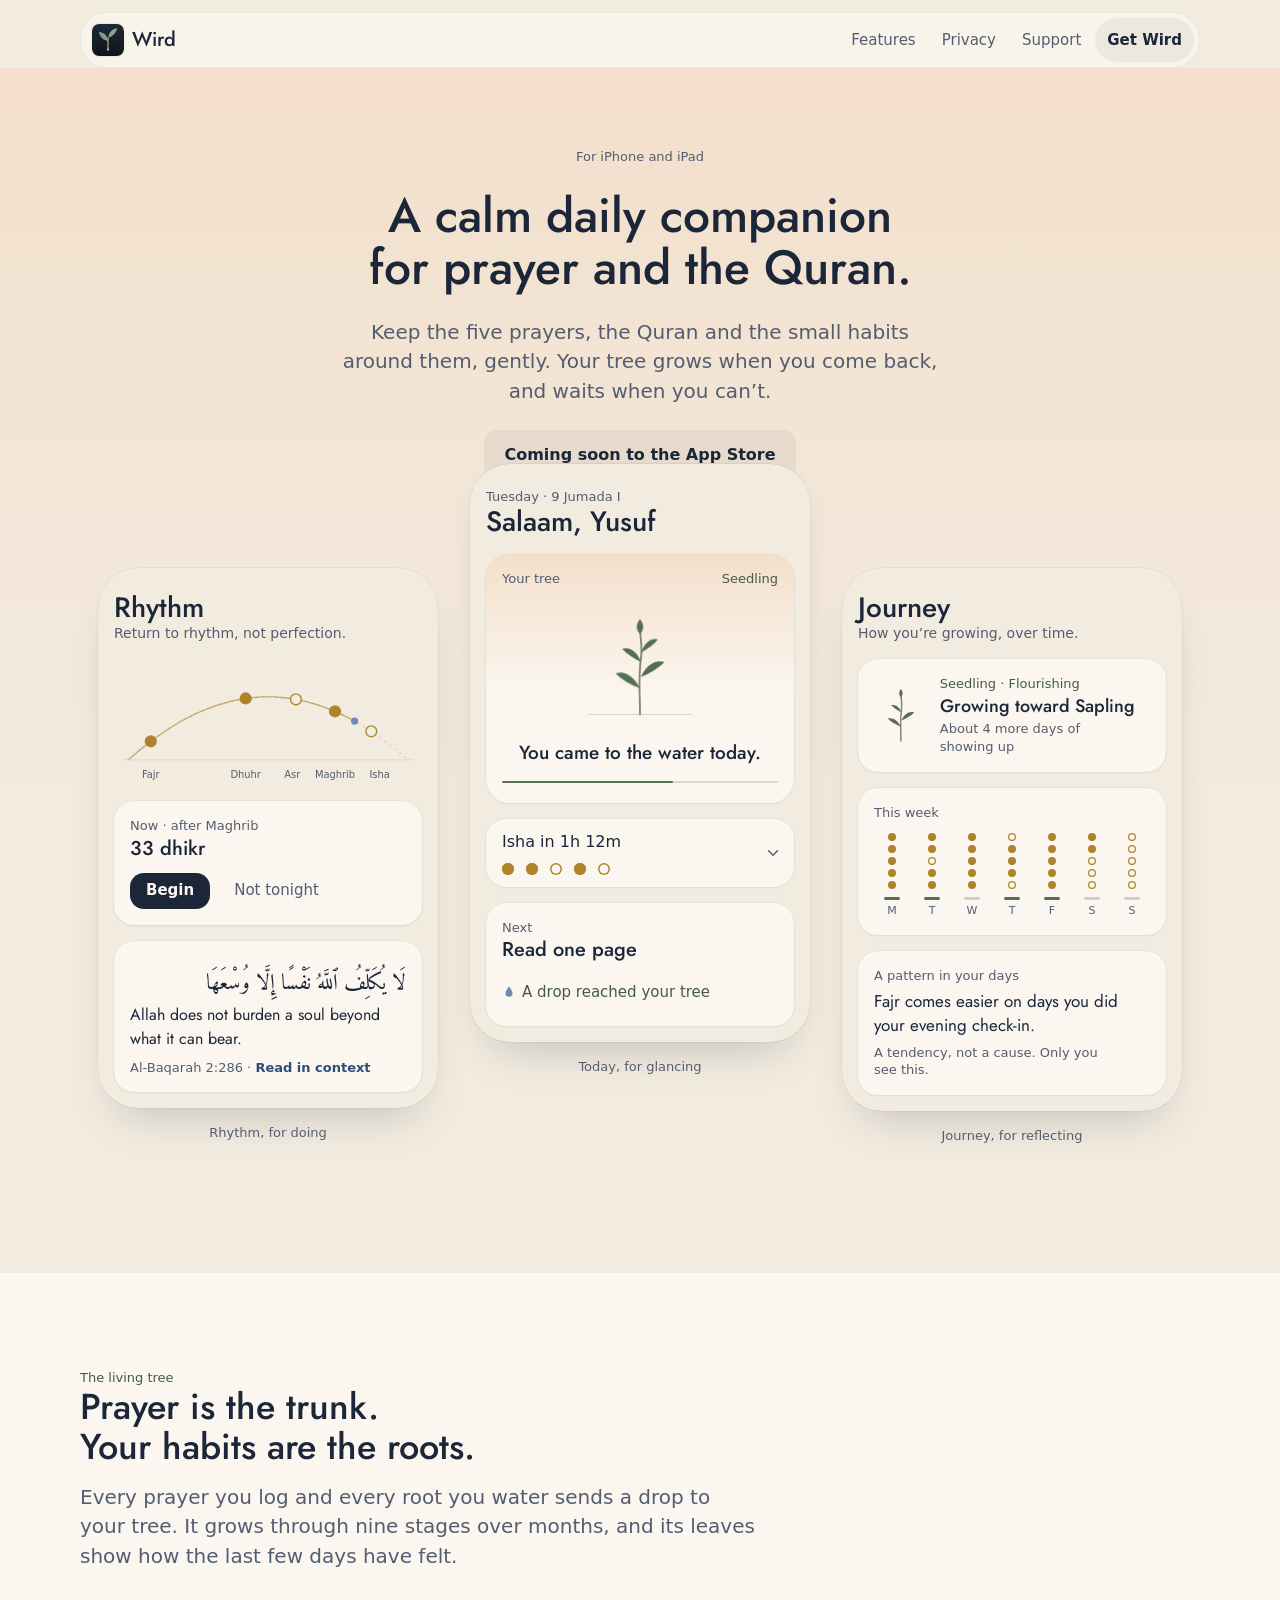
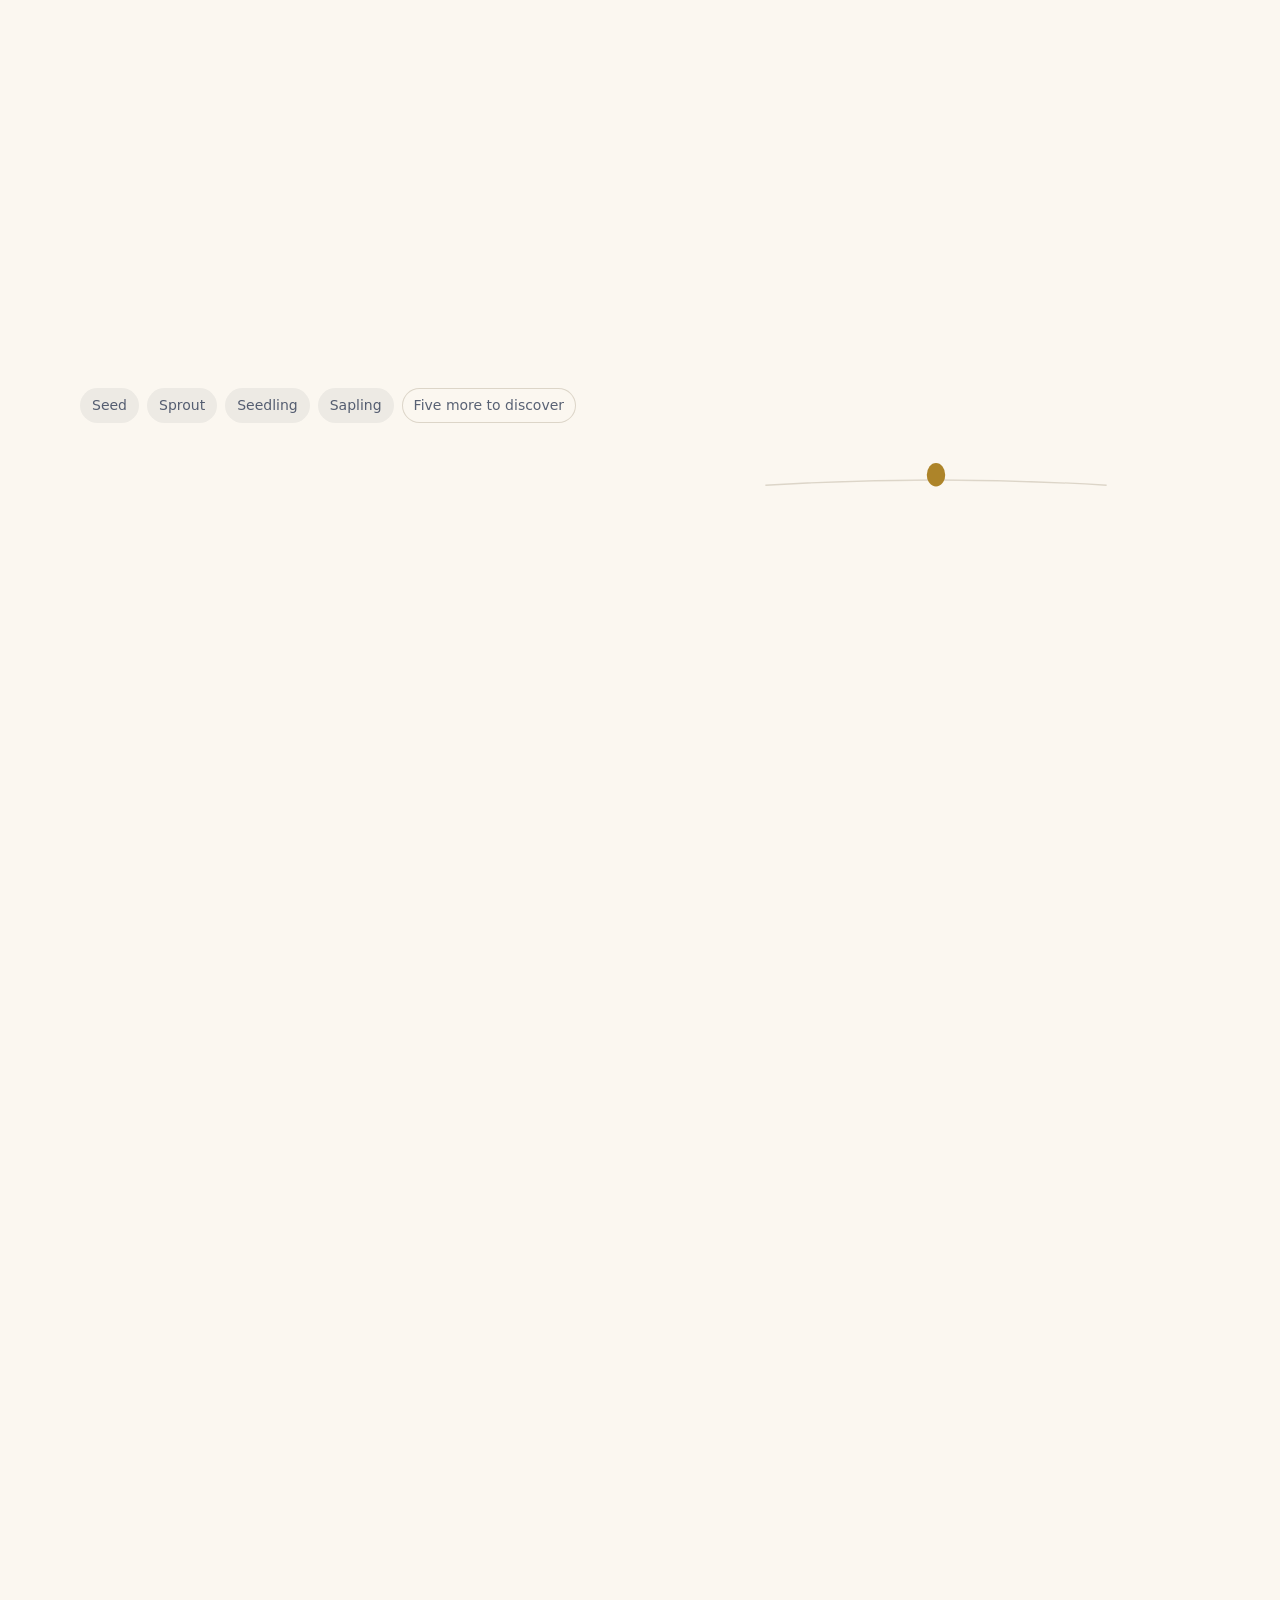
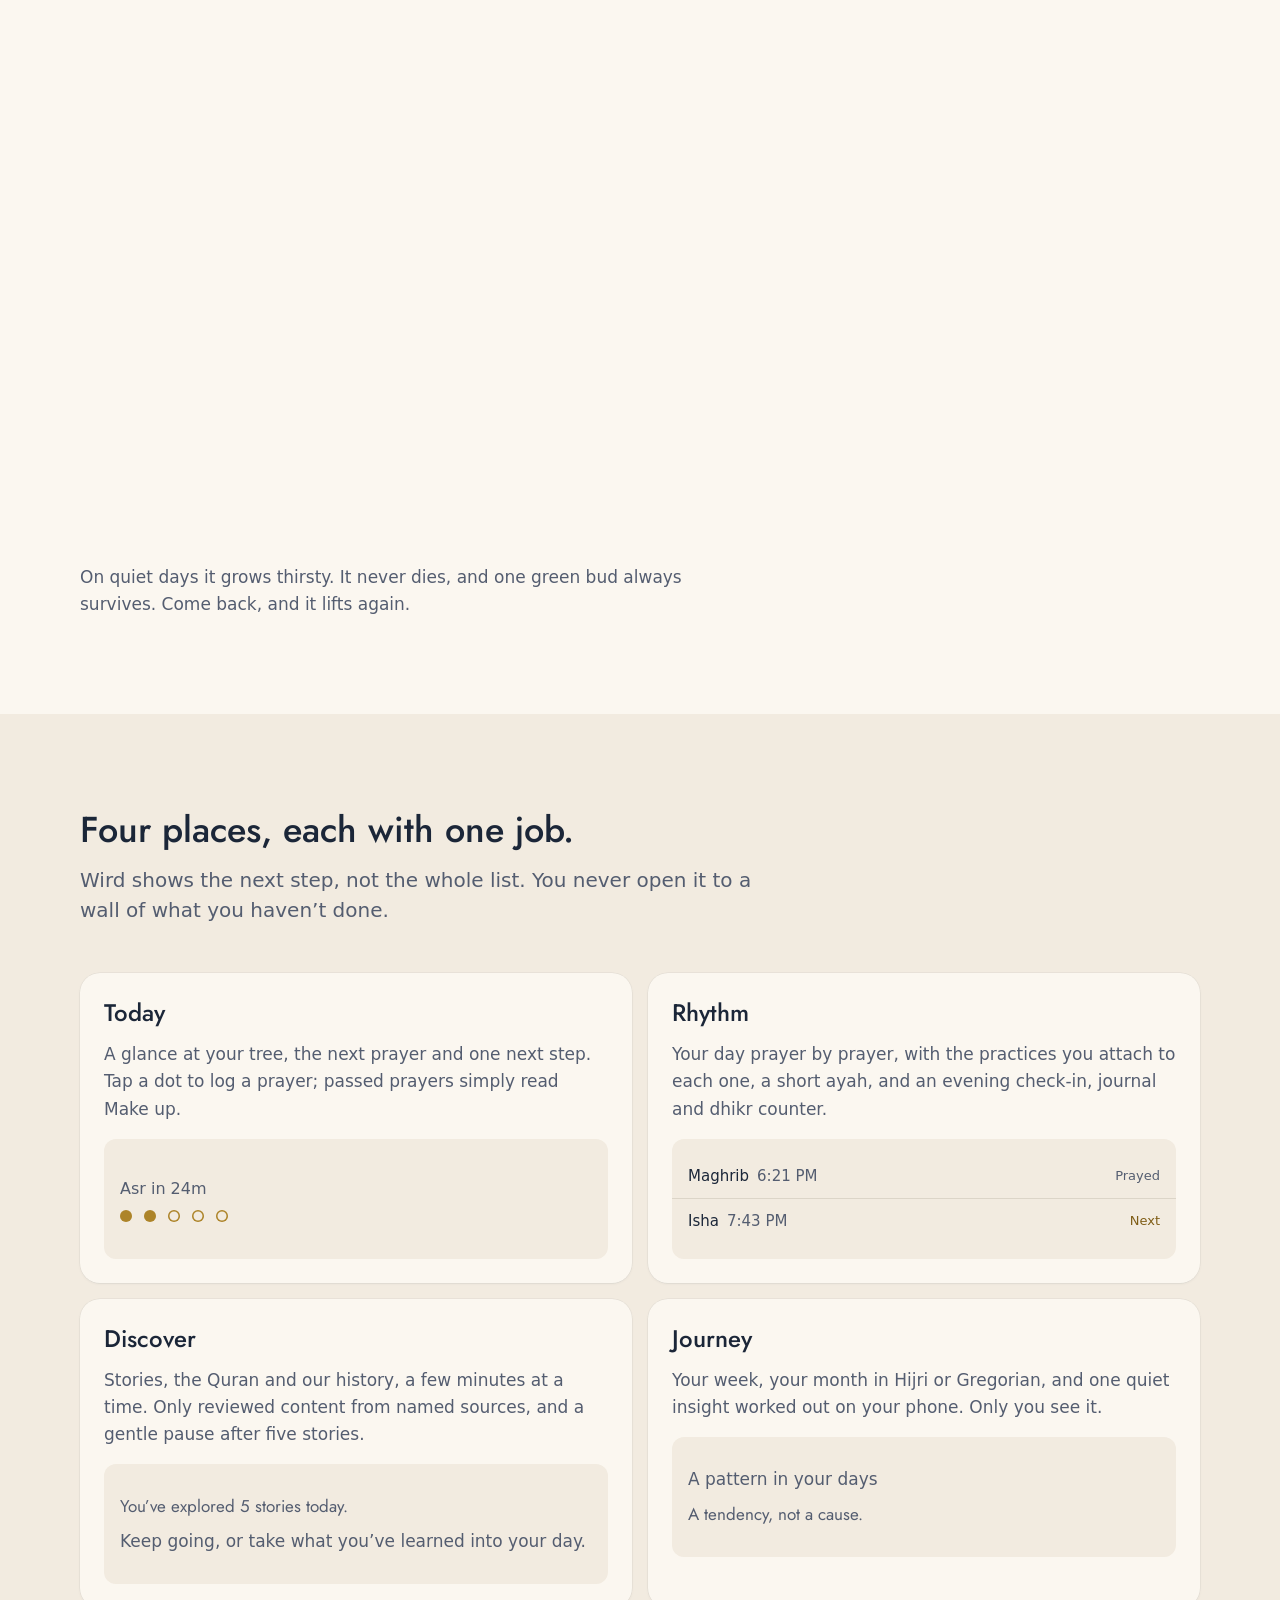
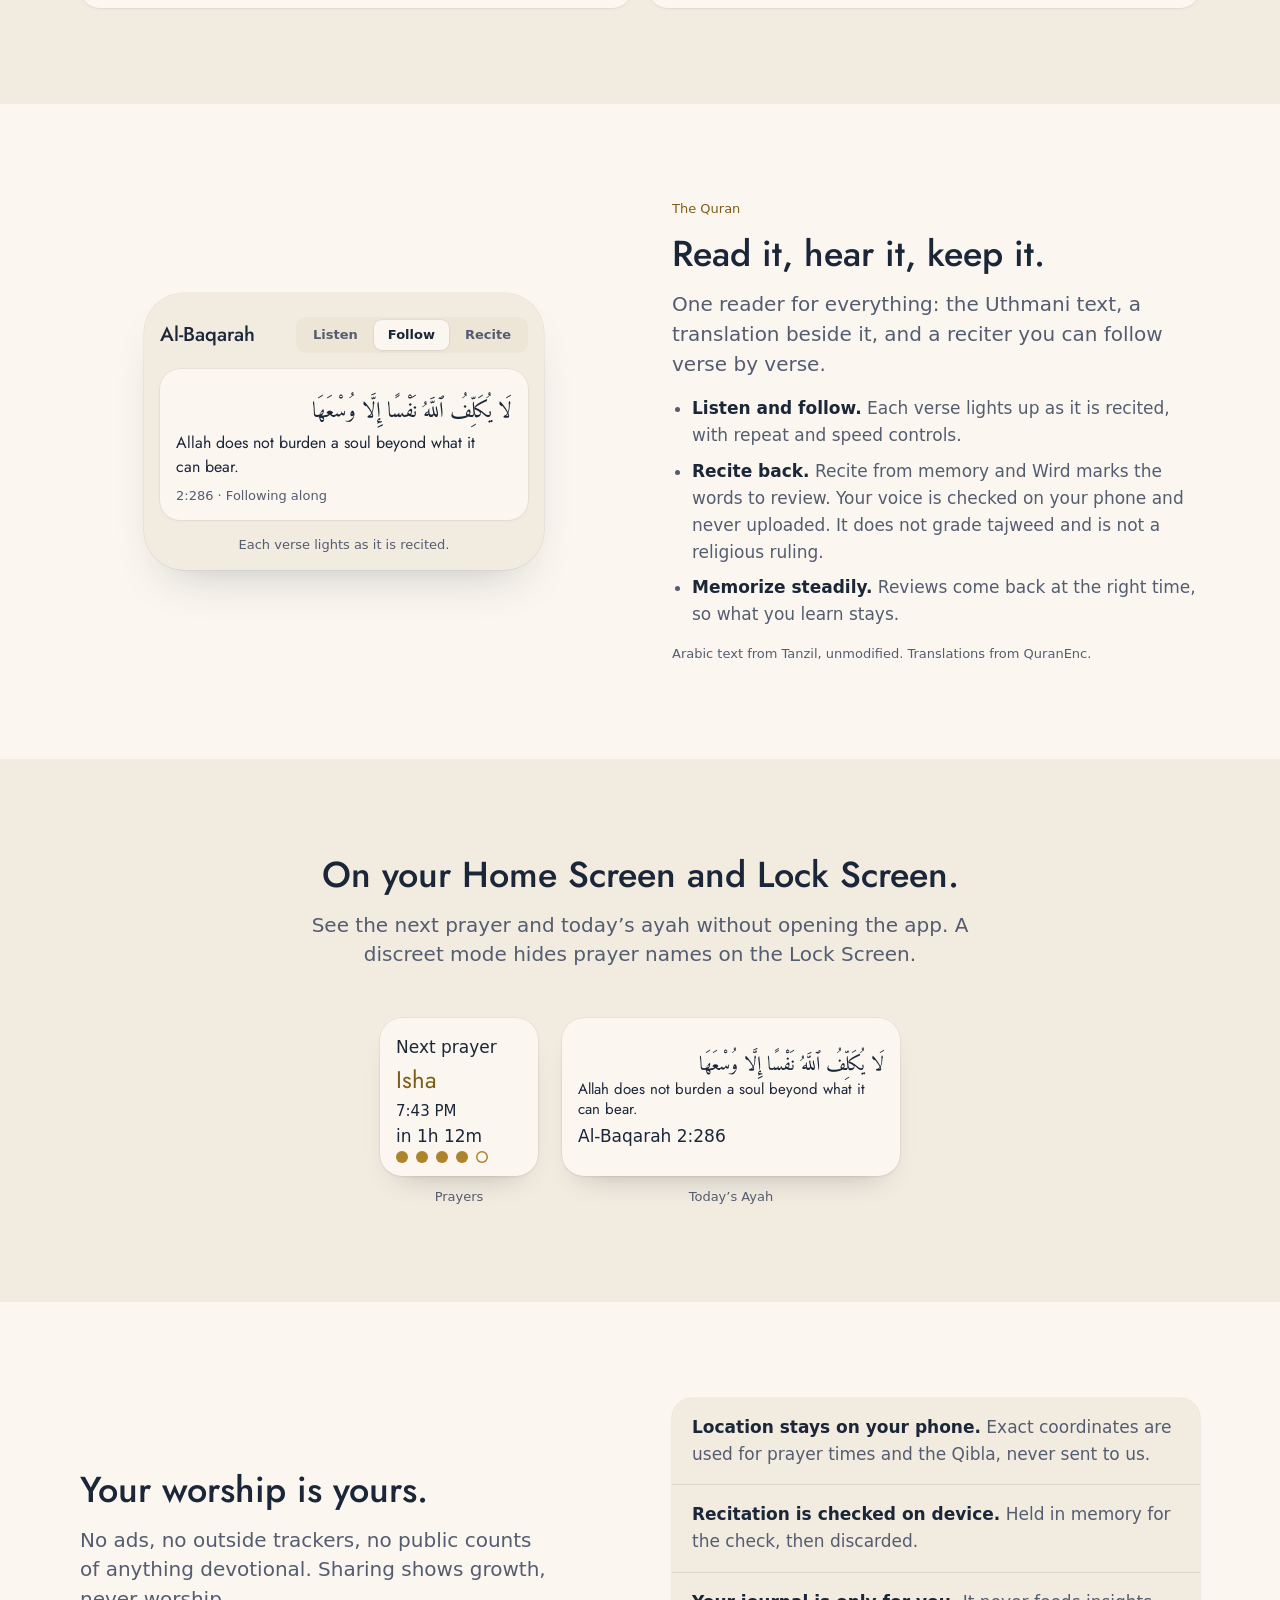
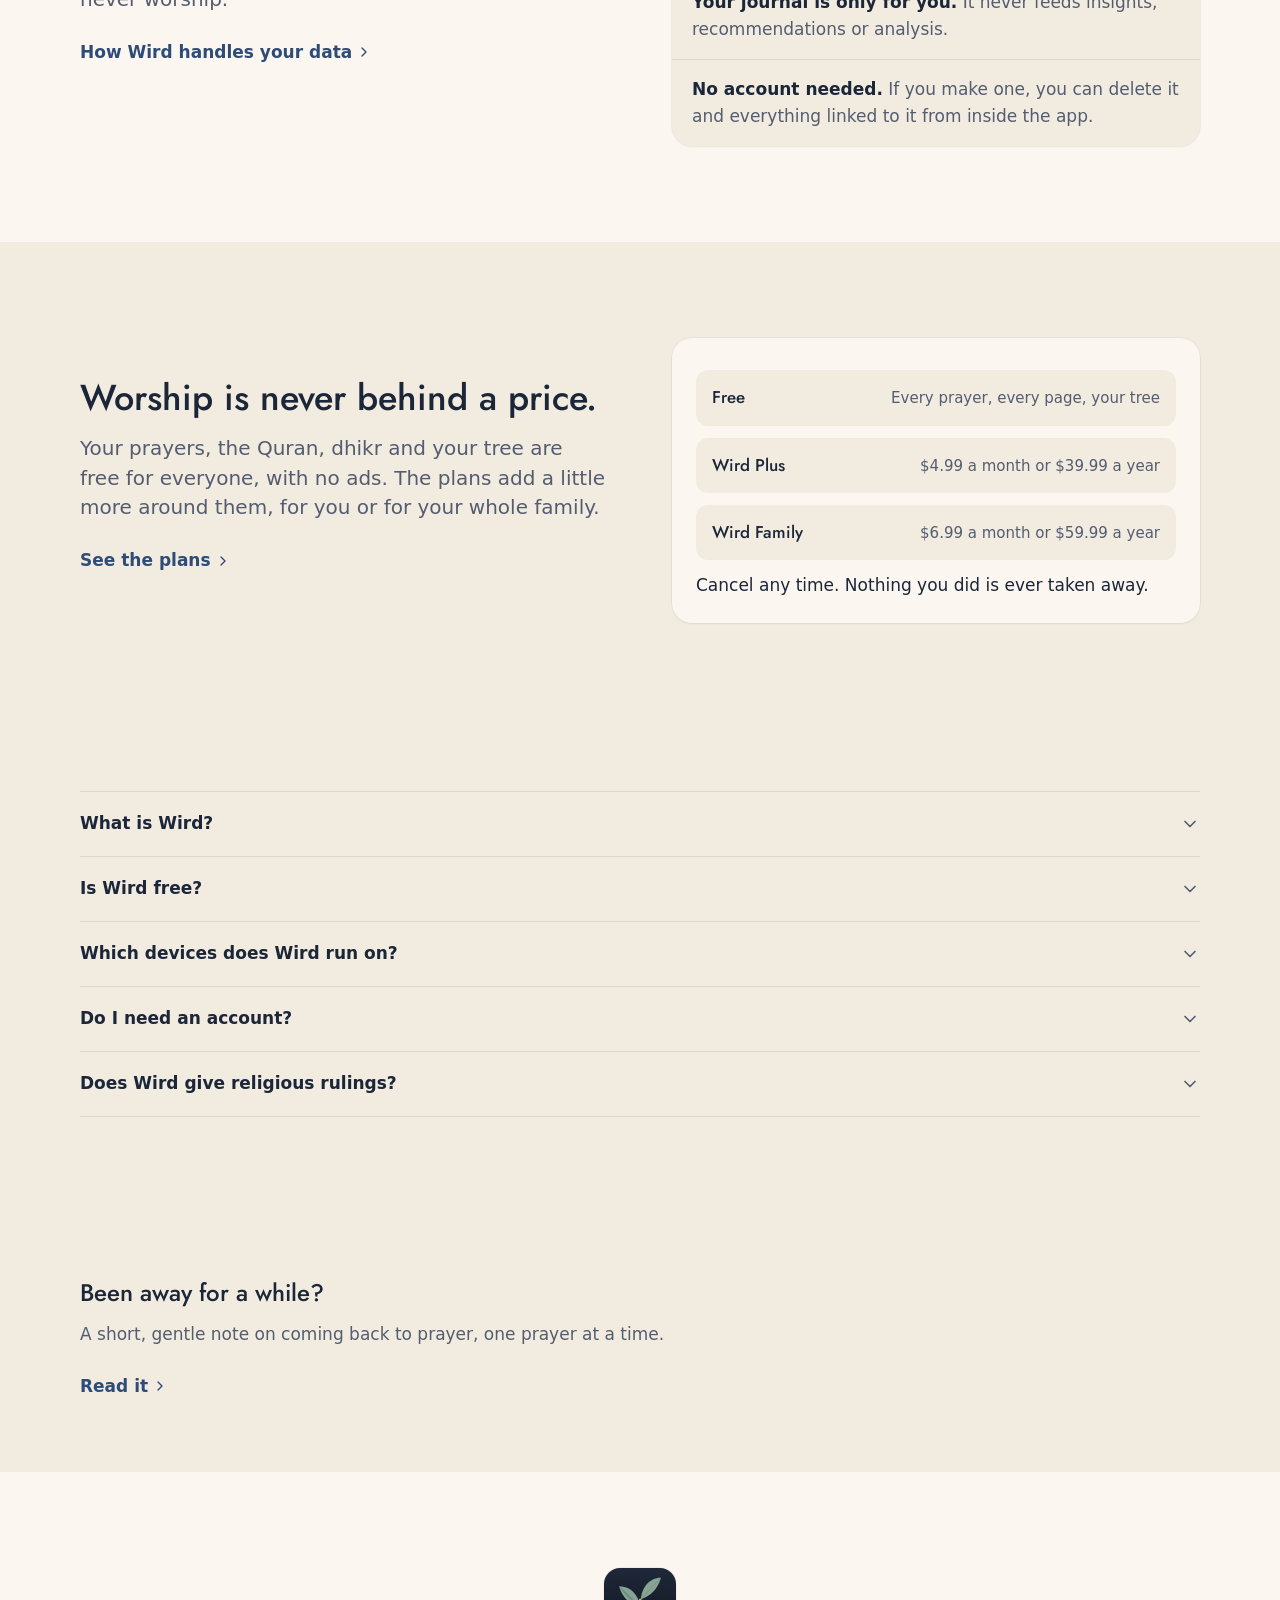
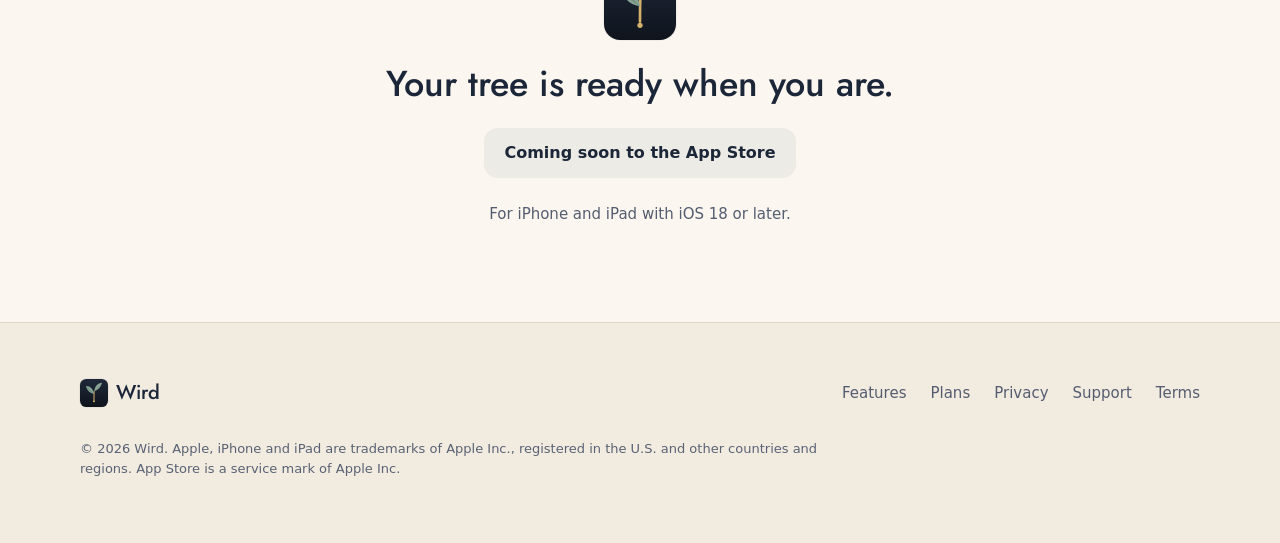
<file: index.html>
<!doctype html>
<html lang="en" class="no-js">
<head>
<meta charset="utf-8">
<meta name="viewport" content="width=device-width, initial-scale=1, viewport-fit=cover">
<title>Wird · A calm daily companion for prayer and the Quran</title>
<meta name="description" content="Wird helps you keep the five prayers, the Quran and small daily habits, gently. A living tree grows when you come back and rests when you can’t. Your worship is free, always.">
<meta name="color-scheme" content="light dark">
<meta name="theme-color" content="#f2ebe0" media="(prefers-color-scheme: light)">
<meta name="theme-color" content="#0f141c" media="(prefers-color-scheme: dark)">
<!-- Once Wird is live, add Apple's Smart App Banner with the real App Store ID:
<meta name="apple-itunes-app" content="app-id=0000000000">
-->
<meta property="og:type" content="website">
<meta property="og:site_name" content="Wird">
<meta property="og:title" content="Wird · A calm daily companion for prayer and the Quran">
<meta property="og:description" content="Prayer is the trunk. Your habits are the roots. The tree grows when you come back, and waits when you can’t.">
<meta property="og:url" content="https://www.wirdwellness.app/">
<meta property="og:image" content="https://www.wirdwellness.app/assets/og.png">
<meta property="og:image:alt" content="The Wird app icon, a gold stem with two sage leaves, beside the words Come back to prayer.">
<meta name="twitter:card" content="summary_large_image">
<link rel="canonical" href="https://www.wirdwellness.app/">
<link rel="icon" href="assets/icon.svg" type="image/svg+xml">
<link rel="apple-touch-icon" href="assets/apple-touch-icon.png">
<link rel="preconnect" href="https://fonts.googleapis.com">
<link rel="preconnect" href="https://fonts.gstatic.com" crossorigin>
<link rel="stylesheet" href="https://fonts.googleapis.com/css2?family=Amiri+Quran&family=Jost:wght@400;500&display=swap">
<link rel="stylesheet" href="assets/wird.css">
<script type="application/ld+json">
{
 "@context": "https://schema.org",
 "@type": "Organization",
 "name": "Wird",
 "url": "https://www.wirdwellness.app/",
 "logo": "https://www.wirdwellness.app/assets/apple-touch-icon.png",
 "email": "hello@wirdwellness.app",
 "address": {
  "@type": "PostalAddress",
  "addressRegion": "Ontario",
  "addressCountry": "CA"
 }
}
</script>
<script type="application/ld+json">
{
 "@context": "https://schema.org",
 "@type": "SoftwareApplication",
 "name": "Wird: Prayer, Quran & Habits",
 "alternateName": "Wird",
 "url": "https://www.wirdwellness.app/",
 "applicationCategory": "LifestyleApplication",
 "operatingSystem": "iOS 18 or later, iPadOS",
 "description": "A calm daily companion for the five prayers, the Quran and small daily habits. A living tree grows when you come back and waits when you cannot. Worship is free for everyone; Wird Plus and Wird Family add the layer around it. No ads on any plan.",
 "author": {
  "@type": "Organization",
  "name": "Wird",
  "url": "https://www.wirdwellness.app/",
  "logo": "https://www.wirdwellness.app/assets/apple-touch-icon.png",
  "email": "hello@wirdwellness.app",
  "address": {
   "@type": "PostalAddress",
   "addressRegion": "Ontario",
   "addressCountry": "CA"
  }
 },
 "publisher": {
  "@type": "Organization",
  "name": "Wird",
  "url": "https://www.wirdwellness.app/",
  "logo": "https://www.wirdwellness.app/assets/apple-touch-icon.png",
  "email": "hello@wirdwellness.app",
  "address": {
   "@type": "PostalAddress",
   "addressRegion": "Ontario",
   "addressCountry": "CA"
  }
 },
 "inLanguage": "en",
 "offers": [
  {
   "@type": "Offer",
   "name": "Free",
   "price": "0",
   "priceCurrency": "USD",
   "description": "The five prayers with reminders, the Quran reader, dhikr, the tree, the nightly check-in and your history. No ads."
  },
  {
   "@type": "Offer",
   "name": "Wird Plus, monthly",
   "price": "4.99",
   "priceCurrency": "USD",
   "description": "The extras for one adult. 7-day free trial."
  },
  {
   "@type": "Offer",
   "name": "Wird Plus, yearly",
   "price": "39.99",
   "priceCurrency": "USD"
  },
  {
   "@type": "Offer",
   "name": "Wird Plus, once",
   "price": "49.99",
   "priceCurrency": "USD",
   "description": "One purchase, no renewal."
  },
  {
   "@type": "Offer",
   "name": "Wird Family, monthly",
   "price": "6.99",
   "priceCurrency": "USD",
   "description": "Everything in Plus for the parent, plus Wird Kids on up to five children's iPads. 14-day free trial."
  },
  {
   "@type": "Offer",
   "name": "Wird Family, yearly",
   "price": "59.99",
   "priceCurrency": "USD"
  }
 ]
}
</script>
<script type="application/ld+json">
{
 "@context": "https://schema.org",
 "@type": "FAQPage",
 "mainEntity": [
  {
   "@type": "Question",
   "name": "What is Wird?",
   "acceptedAnswer": {
    "@type": "Answer",
    "text": "A calm daily companion for the five prayers, the Quran and the small habits around them. Every prayer you log sends a drop of water to a tree that grows over months. On quiet days it waits for you. It never dies, and nothing turns red."
   }
  },
  {
   "@type": "Question",
   "name": "Is Wird free?",
   "acceptedAnswer": {
    "@type": "Answer",
    "text": "Yes, for everything that is worship: the five prayers and their reminders, the Quran, dhikr and your tree, with no ads. Wird Plus and Wird Family add a little more, for you or your family. See the plans."
   }
  },
  {
   "@type": "Question",
   "name": "Which devices does Wird run on?",
   "acceptedAnswer": {
    "@type": "Answer",
    "text": "iPhone and iPad with iOS 18 or later. Wird is coming to the App Store."
   }
  },
  {
   "@type": "Question",
   "name": "Do I need an account?",
   "acceptedAnswer": {
    "@type": "Answer",
    "text": "No. Without one, everything stays on your device. With one, your records sync between devices, and you can delete it, with everything linked to it, from inside the app."
   }
  },
  {
   "@type": "Question",
   "name": "Does Wird give religious rulings?",
   "acceptedAnswer": {
    "@type": "Answer",
    "text": "No. Wird shows the Quran and hadith with their sources, and leaves rulings to scholars you trust."
   }
  }
 ]
}
</script>
<style>
  .hero { padding-block: 48px 0; text-align: center; background: linear-gradient(180deg, var(--sky) 0%, var(--canvas) 60%); }
  .tree-art .blossom { fill: var(--blossom); }
  .tree-art .fruit-dot { fill: var(--gold-fill); }
  .tree-art .seed { fill: var(--gold-fill); }
  .grow .stages { margin-bottom: 24px; }
  .stages .stages__more { background: transparent; box-shadow: inset 0 0 0 1px var(--hairline); color: var(--ink-tertiary); }
  @media (max-width: 899px) { .grow__art svg { max-height: calc(100svh - 300px); } }
  .hero__copy { display: flex; flex-direction: column; align-items: center; gap: 24px; }
  .hero h1 { max-width: 760px; }
  .hero .lede { max-width: 600px; }
  .hero .store { justify-content: center; }
  @media (min-width: 768px) { .hero { padding-block: 80px 0; } }

  /* Three screens: a swipeable strip on phones, a staged row on wide screens */
  .stage {
    display: flex;
    gap: 16px;
    margin-top: 48px;
    padding: 8px var(--gutter) 48px;
    overflow-x: auto;
    scroll-snap-type: x mandatory;
    scrollbar-width: none;
    text-align: left;
  }
  .stage::-webkit-scrollbar { display: none; }
  .stage > figure { flex: 0 0 min(320px, 82vw); scroll-snap-align: center; }
  .stage figcaption { margin-top: 16px; text-align: center; }
  @media (max-width: 1139px) { .stage > figure:nth-child(2) { order: -1; } }
  @media (min-width: 1140px) {
    .stage { overflow: visible; justify-content: center; align-items: flex-start; gap: 32px; padding-bottom: 96px; }
    .stage > figure { flex: 0 0 340px; }
    .stage > figure:nth-child(odd) { margin-top: 64px; }
  }

  .screen h2.screen__greeting { font-size: 1.75rem; }

  .arc text { font: 500 11px var(--font-text); fill: var(--ink-secondary); }

  .ayah-card { background: var(--surface); border-radius: var(--radius-lg); box-shadow: var(--shadow-card); padding: 16px; display: flex; flex-direction: column; gap: 8px; }
  .ayah-card .quran { font-size: 1.375rem; line-height: 2.4rem; text-align: right; }
  .ayah-card .translation { font-family: var(--font-display); font-size: 1rem; line-height: 1.5rem; }

  .prayer-list { list-style: none; padding: 0; background: var(--surface); border-radius: var(--radius-lg); box-shadow: var(--shadow-card); }
  .prayer-list li { display: flex; justify-content: space-between; align-items: center; padding: 10px 16px; font-size: 0.9375rem; }
  .prayer-list li + li { border-top: 0.5px solid var(--hairline); }
  .prayer-list .t { color: var(--ink-secondary); margin-left: 8px; }
  .prayer-list .s { font-size: 0.8125rem; color: var(--ink-secondary); }
  .prayer-list .s.is-gold { color: var(--gold); }

  .week { display: grid; grid-template-columns: repeat(7, 1fr); gap: 4px; text-align: center; }
  .week .col { display: flex; flex-direction: column; align-items: center; gap: 4px; }
  .week i { width: 8px; height: 8px; border-radius: 999px; box-shadow: inset 0 0 0 1.2px var(--gold-fill); display: block; }
  .week i.on { background: var(--gold-fill); box-shadow: none; }
  .week b { width: 16px; height: 3px; border-radius: 2px; background: var(--rest-neutral); display: block; margin-top: 4px; }
  .week b.on { background: var(--leaf); }
  .week span { font-size: 0.6875rem; color: var(--ink-secondary); }

  .split { display: grid; grid-template-columns: minmax(0, 1fr); gap: 40px; align-items: center; }
  @media (min-width: 900px) { .split { grid-template-columns: minmax(0, 1fr) minmax(0, 1fr); gap: 64px; } .split--flip > :first-child { order: 2; } }
  .split__copy { display: flex; flex-direction: column; gap: 16px; }
  .split__copy ul { padding-left: 20px; color: var(--ink-secondary); }
  .split__copy li + li { margin-top: 8px; }

  .stages { display: flex; flex-wrap: wrap; gap: 8px; list-style: none; padding: 0; }
  .stages li { padding: 6px 12px; border-radius: 999px; background: var(--tint); font-size: 0.875rem; color: var(--ink-secondary); }
  .stages li.is-here { background: var(--surface); color: var(--leaf-text); font-weight: 600; box-shadow: inset 0 0 0 1px var(--leaf); }

  .tabs { display: grid; gap: 16px; margin-top: 48px; }
  @media (min-width: 768px) { .tabs { grid-template-columns: repeat(2, minmax(0, 1fr)); } }
  .tab-card { padding: 24px; display: flex; flex-direction: column; gap: 12px; }
  .tab-card p { color: var(--ink-secondary); }
  .tab-card__show { margin-top: 4px; padding: 16px; border-radius: var(--radius-sm); background: var(--canvas); min-height: 120px; display: flex; flex-direction: column; justify-content: center; gap: 8px; }
  .tab-card__icon { color: var(--ink); }

  .modes { display: inline-flex; padding: 3px; gap: 2px; border-radius: 10px; background: var(--surface-raised); font-size: 0.8125rem; font-weight: 600; }
  .modes span { padding: 6px 14px; border-radius: 8px; color: var(--ink-secondary); }
  .modes span.is-on { background: var(--surface); color: var(--ink); box-shadow: var(--shadow-card); }
  .word-review { background: var(--amber-soft); color: var(--amber); border-radius: 4px; padding: 0 2px; }

  .widgets { display: flex; flex-wrap: wrap; gap: 24px; justify-content: center; align-items: flex-start; }
  .widget { background: var(--surface); border-radius: 22px; box-shadow: var(--shadow-card), 0 16px 32px -20px #0f141c4d; padding: 16px; display: flex; flex-direction: column; }
  .widget--small { width: 158px; height: 158px; justify-content: space-between; }
  .widgets > div { min-width: 0; max-width: 100%; }
  .widget--medium { width: 338px; max-width: 100%; min-height: 158px; gap: 4px; justify-content: center; }
  .widget .quran { font-size: 1.25rem; line-height: 2rem; text-align: right; }
  .widget-label { margin-top: 12px; text-align: center; }


  .download { text-align: center; display: flex; flex-direction: column; align-items: center; gap: 24px; }
  .download .store { justify-content: center; }
</style>
<script src="assets/wird.js" defer></script>
</head>
<body>
<a class="skip-link" href="#main">Skip to content</a>
<div class="progress" aria-hidden="true"></div>

<header class="nav">
  <nav class="nav__bar" aria-label="Main">
    <a class="brand" href="./" aria-current="page">
      <img class="app-icon" src="assets/icon.svg" width="32" height="32" alt="">
      <span class="brand__word">Wird</span>
    </a>
    <ul class="nav__links">
      <li><a href="#features">Features</a></li>
      <li><a href="privacy/">Privacy</a></li>
      <li><a href="support/">Support</a></li>
      <li class="nav__cta"><a class="btn btn--tint btn--small" href="#download" style="color:var(--ink)">Get Wird</a></li>
    </ul>
  </nav>
</header>

<main id="main">

  <section class="hero" aria-labelledby="hero-title">
    <div class="wrap hero__copy">
      <p class="label reveal reveal--blur">For iPhone and iPad</p>
      <h1 id="hero-title" class="display reveal reveal--blur" style="--delay:100ms">A calm daily companion<br> for prayer and the Quran.</h1>
      <p class="lede reveal reveal--blur" style="--delay:220ms">Keep the five prayers, the Quran and the small habits around them, gently. Your tree grows when you come back, and waits when you can’t.</p>
      <div class="store reveal reveal--blur" style="--delay:340ms" data-store>
        <span class="store__soon">Coming soon to the App Store</span>
      </div>
    </div>

    <div class="stage" role="group" aria-label="Three screens from Wird">
      <figure class="reveal">
        <div class="screen" aria-hidden="true">
          <div>
            <p class="screen__greeting">Rhythm</p>
            <p class="meta" style="font-size:0.875rem">Return to rhythm, not perfection.</p>
          </div>
          <svg class="arc" data-grow viewBox="0 0 342 140" width="100%">
            <path d="M16 112 Q171 -28 326 112" fill="none" stroke="var(--hairline)" stroke-width="1.5" stroke-dasharray="2 5" stroke-linecap="round"/>
            <path class="draw" d="M16 112 L28.4 101.2 L40.8 91.4 L53.2 82.4 L65.6 74.4 L78.0 67.2 L90.4 60.9 L102.8 55.6 L115.2 51.1 L127.6 47.5 L140.0 44.8 L152.4 43.0 L164.8 42.1 L177.2 42.1 L189.6 43.0 L202.0 44.8 L214.4 47.5 L226.8 51.1 L239.2 55.6 L251.6 60.9 L264.0 67.2" fill="none" stroke="var(--gold-fill)" stroke-width="1.5" stroke-linecap="round" stroke-linejoin="round" opacity="0.6"/>
            <line x1="10" y1="112" x2="332" y2="112" stroke="var(--hairline)"/>
            <circle class="pd is-prayed" style="--delay:540ms" cx="40.8" cy="91.4" r="6" stroke="var(--gold-fill)" stroke-width="1.5"/>
            <circle class="pd is-prayed" style="--delay:1560ms" cx="146.2" cy="43.8" r="6" stroke="var(--gold-fill)" stroke-width="1.5"/>
            <circle class="pd" cx="202" cy="44.8" r="6" fill="var(--canvas)" stroke="var(--gold-fill)" stroke-width="1.5"/>
            <circle class="pd is-prayed" style="--delay:2520ms" cx="245.4" cy="58.1" r="6" stroke="var(--gold-fill)" stroke-width="1.5"/>
            <circle class="pd" cx="285.7" cy="80.3" r="6" fill="var(--canvas)" stroke="var(--gold-fill)" stroke-width="1.5"/>
            <circle class="sun" r="4" fill="var(--water)"/>
            <text x="40.8" y="132" text-anchor="middle">Fajr</text>
            <text x="146.2" y="132" text-anchor="middle">Dhuhr</text>
            <text x="198" y="132" text-anchor="middle">Asr</text>
            <text x="245.4" y="132" text-anchor="middle">Maghrib</text>
            <text x="295" y="132" text-anchor="middle">Isha</text>
          </svg>
          <div class="roots">
            <div class="roots__next">
              <p class="meta">Now · after Maghrib</p>
              <p class="roots__name">33 dhikr</p>
              <div class="roots__actions"><span class="mini-btn mini-btn--action">Begin</span><span class="mini-btn mini-btn--plain">Not tonight</span></div>
            </div>
          </div>
          <div class="ayah-card">
            <p class="quran">لَا يُكَلِّفُ ٱللَّهُ نَفْسًا إِلَّا وُسْعَهَا</p>
            <p class="translation">Allah does not burden a soul beyond what it can bear.</p>
            <p class="meta">Al-Baqarah 2:286 · <span style="color:var(--accent-text);font-weight:600">Read in context</span></p>
          </div>
        </div>
        <figcaption class="label">Rhythm, for doing</figcaption>
      </figure>

      <figure class="reveal moment" style="--delay:120ms">
        <div class="screen" aria-hidden="true">
          <div>
            <p class="meta">Tuesday · 9 Jumada I</p>
            <p class="screen__greeting">Salaam, Yusuf</p>
          </div>
          <div class="tree-card">
            <div class="tree-card__row"><span class="secondary">Your tree</span><span class="label--leaf">Seedling</span></div>
            <svg class="tree-art" width="150" height="150" viewBox="0 0 160 160">
              <path class="ground" d="M24 136 L136 136" stroke-width="1"/>
              <path class="stem" d="M80 136 C80 112 78 98 81 76 C83 62 80 54 80 44" stroke-width="2" fill="none" stroke-linecap="round"/>
              <g class="leaves">
                <path style="--i:4" d="M80 108 C70 104 62 100 54 92 C64 89 74 96 80 108z"/>
                <path style="--i:3" d="M81 96 C90 92 98 88 106 80 C96 77 86 84 81 96z"/>
                <path style="--i:2" d="M81 80 C73 76 67 72 61 66 C69 63 77 69 81 80z"/>
                <path style="--i:1" d="M81 70 C88 66 94 62 99 56 C92 54 85 59 81 70z"/>
                <path style="--i:0" d="M80 50 C76 46 75 41 80 34 C85 41 84 46 80 50z"/>
              </g>
              <path class="drop" d="M80 14 C76 21 74 25 74 28.5 a6 6 0 0 0 12 0 C86 25 84 21 80 14z" fill="var(--water)"/>
              <ellipse class="ripple" cx="80" cy="136" rx="16" ry="3.5" fill="none" stroke="var(--water)" stroke-width="1"/>
            </svg>
            <p class="tree-card__line">You came to the water today.</p>
            <div class="growth"><span class="growth__fill"></span></div>
          </div>
          <div class="prayer-bar">
            <div>
              <p>Isha in 1h 12m</p>
              <div class="dots"><span class="is-prayed" style="--i:0"></span><span class="is-prayed" style="--i:1"></span><span></span><span class="is-prayed" style="--i:2"></span><span></span></div>
            </div>
            <svg width="18" height="18" viewBox="0 0 24 24" fill="none" stroke="currentColor" stroke-width="2" stroke-linecap="round" stroke-linejoin="round" style="color:var(--ink-secondary)"><path d="M6 9l6 6 6-6"/></svg>
          </div>
          <div class="roots">
            <div class="roots__next">
              <p class="meta">Next</p>
              <p class="roots__name">Read one page</p>
              <div class="roots__act">
                <div class="roots__actions"><span class="mini-btn mini-btn--action">Begin</span><span class="mini-btn mini-btn--plain">Not tonight</span></div>
                <p class="roots__done"><svg width="14" height="14" viewBox="0 0 24 24" fill="currentColor" aria-hidden="true"><path d="M12 2C9 7 6 10.5 6 14a6 6 0 0 0 12 0c0-3.5-3-7-6-12z"/></svg>A drop reached your tree</p>
              </div>
            </div>
          </div>
        </div>
        <figcaption class="label">Today, for glancing</figcaption>
      </figure>

      <figure class="reveal" style="--delay:240ms">
        <div class="screen" aria-hidden="true">
          <div>
            <p class="screen__greeting">Journey</p>
            <p class="meta" style="font-size:0.875rem">How you’re growing, over time.</p>
          </div>
          <div class="card" style="padding:16px;display:flex;gap:12px;align-items:center">
            <svg class="tree-art" width="56" height="56" viewBox="40 30 80 110"><path class="stem" d="M80 136 C80 112 78 98 81 76 C83 62 80 54 80 44" stroke-width="3" fill="none" stroke-linecap="round"/><g class="leaves"><path d="M80 108 C70 104 62 100 54 92 C64 89 74 96 80 108z"/><path d="M81 96 C90 92 98 88 106 80 C96 77 86 84 81 96z"/><path d="M81 80 C73 76 67 72 61 66 C69 63 77 69 81 80z"/><path d="M80 50 C76 46 75 41 80 34 C85 41 84 46 80 50z"/></g></svg>
            <div>
              <p class="meta" style="color:var(--leaf-text)">Seedling · Flourishing</p>
              <p class="roots__name" style="font-size:1.125rem">Growing toward Sapling</p>
              <p class="meta">About 4 more days of showing up</p>
            </div>
          </div>
          <div class="card" style="padding:16px">
            <p class="meta" style="margin-bottom:12px">This week</p>
            <div class="week">
              <div class="col"><i class="on"></i><i class="on"></i><i class="on"></i><i class="on"></i><i class="on"></i><b class="on"></b><span>M</span></div>
              <div class="col"><i class="on"></i><i class="on"></i><i></i><i class="on"></i><i class="on"></i><b class="on"></b><span>T</span></div>
              <div class="col"><i class="on"></i><i class="on"></i><i class="on"></i><i class="on"></i><i class="on"></i><b></b><span>W</span></div>
              <div class="col"><i></i><i class="on"></i><i class="on"></i><i class="on"></i><i></i><b class="on"></b><span>T</span></div>
              <div class="col"><i class="on"></i><i class="on"></i><i class="on"></i><i class="on"></i><i class="on"></i><b class="on"></b><span>F</span></div>
              <div class="col"><i class="on"></i><i class="on"></i><i></i><i></i><i></i><b></b><span>S</span></div>
              <div class="col"><i></i><i></i><i></i><i></i><i></i><b></b><span>S</span></div>
            </div>
          </div>
          <div class="card" style="padding:16px">
            <p class="meta">A pattern in your days</p>
            <p style="font-family:var(--font-display);font-size:1.0625rem;line-height:1.45;margin:4px 0 6px">Fajr comes easier on days you did your evening check‑in.</p>
            <p class="meta">A tendency, not a cause. Only you see this.</p>
          </div>
        </div>
        <figcaption class="label">Journey, for reflecting</figcaption>
      </figure>
    </div>
  </section>

  <section class="section grow" aria-labelledby="tree-title" style="background:var(--surface)">
    <div class="wrap">
      <div class="measure reveal">
        <p class="label label--leaf">The living tree</p>
        <h2 id="tree-title" class="title">Prayer is the trunk.<br> Your habits are the roots.</h2>
        <p class="lede" style="margin-top:16px">Every prayer you log and every root you water sends a drop to your tree. It grows through nine stages over months, and its leaves show how the last few days have felt.</p>
      </div>
    </div>
    <div class="grow__track">
      <div class="grow__stage wrap">
        <div class="grow__copy">
          <ul class="stages" aria-label="The first four of nine stages"><li style="--in:0%;--out:25%">Seed</li><li style="--in:25%;--out:50%">Sprout</li><li style="--in:50%;--out:75%">Seedling</li><li class="is-here" style="--in:75%;--out:100%">Sapling</li><li class="stages__more">Five more to discover</li></ul>
          <div class="grow__lines">
          <p class="grow__line" style="--in:0%;--out:34%">A seed in the ground. Each prayer sends it a drop.</p>
          <p class="grow__line" style="--in:34%;--out:68%">Roots reach down as your habits take hold.</p>
          <p class="grow__line" style="--in:68%;--out:100%">A sapling, a few weeks in. Where it goes from here is yours to see.</p>
          </div>
        </div>
        <div class="grow__art">
        <svg class="tree-art" viewBox="0 120 320 300" role="img" aria-labelledby="tree-art-title">
          <title id="tree-art-title">A tree growing from a seed to a sapling: a gold trunk for prayer, sage leaves, and roots for daily habits.</title>
          <path class="ground" d="M30 300 Q160 292 290 300" stroke-width="1" fill="none"/>
          <ellipse class="seed sc-vanish" style="--in:19%;--out:32%;--origin:center" cx="160" cy="292" rx="7" ry="9"/>
          <g class="roots-line"><path class=" sc-draw" style="--in:38%;--out:100%" pathLength="100" d="M160 302 C150 330 130 345 110 368" stroke-width="1.8" fill="none" stroke-linecap="round"/><path class=" sc-draw" style="--in:47%;--out:100%" pathLength="100" d="M160 302 C166 335 185 352 206 372" stroke-width="1.8" fill="none" stroke-linecap="round"/><path class=" sc-draw" style="--in:60%;--out:100%" pathLength="100" d="M160 302 C158 340 156 370 158 400" stroke-width="1.8" fill="none" stroke-linecap="round"/></g>
          <path class="trunk sc-draw" style="--in:15%;--out:94%" pathLength="100" d="M160 300 C160 260 157 220 161 185 C163 170 160 160 160 150" stroke-width="3" fill="none" stroke-linecap="round"/>
          <g class="trunk-branches"><path class="trunk sc-draw" style="--in:70%;--out:89%" pathLength="100" d="M161 200 C140 190 125 180 108 160" stroke-width="2" fill="none" stroke-linecap="round"/><path class="trunk sc-draw" style="--in:77%;--out:96%" pathLength="100" d="M161 180 C180 170 198 160 212 140" stroke-width="2" fill="none" stroke-linecap="round"/></g>
          <g class="leaves"><g transform="translate(158 282) rotate(10) scale(0.6 0.6)"><path class="sc-appear" style="--in:26%;--out:40%" d="M0 0 C-13 -4 -25 -10 -35 -22 C-21 -26 -7 -16 0 0z"/></g><g transform="translate(162 272) rotate(-10) scale(-0.6 0.6)"><path class="sc-appear" style="--in:30%;--out:45%" d="M0 0 C-13 -4 -25 -10 -35 -22 C-21 -26 -7 -16 0 0z"/></g><g transform="translate(157 256) rotate(5) scale(0.7 0.7)"><path class="sc-appear" style="--in:49%;--out:64%" d="M0 0 C-13 -4 -25 -10 -35 -22 C-21 -26 -7 -16 0 0z"/></g><g transform="translate(163 244) rotate(-5) scale(-0.7 0.7)"><path class="sc-appear" style="--in:53%;--out:68%" d="M0 0 C-13 -4 -25 -10 -35 -22 C-21 -26 -7 -16 0 0z"/></g><g transform="translate(134 183) rotate(20) scale(0.75 0.75)"><path class="sc-appear" style="--in:77%;--out:91%" d="M0 0 C-13 -4 -25 -10 -35 -22 C-21 -26 -7 -16 0 0z"/></g><g transform="translate(112 163) rotate(10) scale(0.7 0.7)"><path class="sc-appear" style="--in:83%;--out:98%" d="M0 0 C-13 -4 -25 -10 -35 -22 C-21 -26 -7 -16 0 0z"/></g><g transform="translate(188 166) rotate(-20) scale(-0.75 0.75)"><path class="sc-appear" style="--in:81%;--out:96%" d="M0 0 C-13 -4 -25 -10 -35 -22 C-21 -26 -7 -16 0 0z"/></g><g transform="translate(210 143) rotate(-10) scale(-0.7 0.7)"><path class="sc-appear" style="--in:87%;--out:100%" d="M0 0 C-13 -4 -25 -10 -35 -22 C-21 -26 -7 -16 0 0z"/></g><g transform="translate(160 150) rotate(52) scale(0.8 0.8)"><path class="sc-appear" style="--in:90%;--out:100%" d="M0 0 C-13 -4 -25 -10 -35 -22 C-21 -26 -7 -16 0 0z"/></g></g>
        </svg>
        </div>
      </div>
    </div>
    <div class="wrap"><p class="secondary measure" style="margin-top:32px">On quiet days it grows thirsty. It never dies, and one green bud always survives. Come back, and it lifts again.</p></div>
  </section>

  <section id="features" class="section" aria-labelledby="tabs-title">
    <div class="wrap">
      <div class="measure reveal">
        <h2 id="tabs-title" class="title">Four places, each with one job.</h2>
        <p class="lede" style="margin-top:16px">Wird shows the next step, not the whole list. You never open it to a wall of what you haven’t done.</p>
      </div>
      <div class="tabs">
        <article class="tab-card card reveal lift">
          <h3 class="heading">Today</h3>
          <p>A glance at your tree, the next prayer and one next step. Tap a dot to log a prayer; passed prayers simply read Make up.</p>
          <div class="tab-card__show" aria-hidden="true">
            <p style="font-size:1rem">Asr in 24m</p>
            <div class="dots" style="margin:0"><span class="is-prayed"></span><span class="is-prayed"></span><span></span><span></span><span></span></div>
          </div>
        </article>
        <article class="tab-card card reveal lift" style="--delay:100ms">
          <h3 class="heading">Rhythm</h3>
          <p>Your day prayer by prayer, with the practices you attach to each one, a short ayah, and an evening check‑in, journal and dhikr counter.</p>
          <div class="tab-card__show" aria-hidden="true" style="padding:0;overflow:hidden">
            <ul class="prayer-list" style="box-shadow:none;background:transparent">
              <li><span>Maghrib<span class="t">6:21 PM</span></span><span class="s">Prayed</span></li>
              <li><span>Isha<span class="t">7:43 PM</span></span><span class="s is-gold">Next</span></li>
            </ul>
          </div>
        </article>
        <article class="tab-card card reveal lift">
          <h3 class="heading">Discover</h3>
          <p>Stories, the Quran and our history, a few minutes at a time. Only reviewed content from named sources, and a gentle pause after five stories.</p>
          <div class="tab-card__show" aria-hidden="true">
            <p style="font-family:var(--font-display);font-size:1.0625rem">You’ve explored 5 stories today.</p>
            <p class="meta">Keep going, or take what you’ve learned into your day.</p>
          </div>
        </article>
        <article class="tab-card card reveal lift" style="--delay:100ms">
          <h3 class="heading">Journey</h3>
          <p>Your week, your month in Hijri or Gregorian, and one quiet insight worked out on your phone. Only you see it.</p>
          <div class="tab-card__show" aria-hidden="true">
            <p class="meta">A pattern in your days</p>
            <p style="font-family:var(--font-display);font-size:1.0625rem">A tendency, not a cause.</p>
          </div>
        </article>
      </div>
    </div>
  </section>

  <section class="section" aria-labelledby="quran-title" style="background:var(--surface)">
    <div class="wrap split split--flip">
      <div class="split__copy reveal">
        <p class="label label--gold">The Quran</p>
        <h2 id="quran-title" class="title">Read it, hear it, keep it.</h2>
        <p class="lede">One reader for everything: the Uthmani text, a translation beside it, and a reciter you can follow verse by verse.</p>
        <ul>
          <li><strong style="color:var(--ink)">Listen and follow.</strong> Each verse lights up as it is recited, with repeat and speed controls.</li>
          <li><strong style="color:var(--ink)">Recite back.</strong> Recite from memory and Wird marks the words to review. Your voice is checked on your phone and never uploaded. It does not grade tajweed and is not a religious ruling.</li>
          <li><strong style="color:var(--ink)">Memorize steadily.</strong> Reviews come back at the right time, so what you learn stays.</li>
        </ul>
        <p class="label">Arabic text from Tanzil, unmodified. Translations from QuranEnc.</p>
      </div>
      <div class="reveal" style="--delay:150ms">
        <div class="screen" aria-hidden="true" style="max-width:400px">
          <div style="display:flex;flex-wrap:wrap;gap:8px;justify-content:space-between;align-items:center">
            <p class="roots__name" style="font-size:1.25rem">Al-Baqarah</p>
            <div class="modes"><span>Listen</span><span class="is-on">Follow</span><span>Recite</span></div>
          </div>
          <div class="ayah-card">
            <p class="quran follow" data-pause><span style="--i:0">لَا</span> <span style="--i:1">يُكَلِّفُ</span> <span style="--i:2">ٱللَّهُ</span> <span style="--i:3">نَفْسًا</span> <span style="--i:4">إِلَّا</span> <span style="--i:5">وُسْعَهَا</span></p>
            <p class="translation">Allah does not burden a soul beyond what it can bear.</p>
            <p class="meta">2:286 · Following along</p>
          </div>
          <p class="meta" style="text-align:center">Each verse lights as it is recited.</p>
        </div>
      </div>
    </div>
  </section>

  <section class="section" aria-labelledby="widgets-title">
    <div class="wrap">
      <div class="measure reveal" style="margin-inline:auto;text-align:center">
        <h2 id="widgets-title" class="title">On your Home Screen and Lock Screen.</h2>
        <p class="lede" style="margin-top:16px">See the next prayer and today’s ayah without opening the app. A discreet mode hides prayer names on the Lock Screen.</p>
      </div>
      <div class="widgets" style="margin-top:48px" aria-hidden="true">
        <div class="reveal">
          <div class="widget widget--small">
            <p class="meta">Next prayer</p>
            <div>
              <p style="font-family:var(--font-display);font-size:1.5rem;color:var(--gold)">Isha</p>
              <p style="font-size:0.9375rem">7:43 PM</p>
              <p class="meta">in 1h 12m</p>
            </div>
            <div class="dots" style="margin:0;gap:8px"><span class="is-prayed"></span><span class="is-prayed"></span><span class="is-prayed"></span><span class="is-prayed"></span><span></span></div>
          </div>
          <p class="label widget-label">Prayers</p>
        </div>
        <div class="reveal" style="--delay:150ms">
          <div class="widget widget--medium">
            <p class="quran">لَا يُكَلِّفُ ٱللَّهُ نَفْسًا إِلَّا وُسْعَهَا</p>
            <p style="font-family:var(--font-display);font-size:0.9375rem;line-height:1.35">Allah does not burden a soul beyond what it can bear.</p>
            <p class="meta">Al-Baqarah 2:286</p>
          </div>
          <p class="label widget-label">Today’s Ayah</p>
        </div>
      </div>
    </div>
  </section>

  <section class="section" aria-labelledby="privacy-title" style="background:var(--surface)">
    <div class="wrap split">
      <div class="split__copy reveal">
        <h2 id="privacy-title" class="title">Your worship is yours.</h2>
        <p class="lede">No ads, no outside trackers, no public counts of anything devotional. Sharing shows growth, never worship.</p>
        <a class="text-link" href="privacy/">How Wird handles your data
          <svg width="16" height="16" viewBox="0 0 24 24" fill="none" stroke="currentColor" stroke-width="2" stroke-linecap="round" stroke-linejoin="round" aria-hidden="true"><path d="M9 6l6 6-6 6"/></svg>
        </a>
      </div>
      <ul class="grouped reveal" style="--delay:150ms;background:var(--canvas)">
        <li><strong>Location stays on your phone.</strong> <span class="secondary">Exact coordinates are used for prayer times and the Qibla, never sent to us.</span></li>
        <li><strong>Recitation is checked on device.</strong> <span class="secondary">Held in memory for the check, then discarded.</span></li>
        <li><strong>Your journal is only for you.</strong> <span class="secondary">It never feeds insights, recommendations or analysis.</span></li>
        <li><strong>No account needed.</strong> <span class="secondary">If you make one, you can delete it and everything linked to it from inside the app.</span></li>
      </ul>
    </div>
  </section>

  <section id="plans" class="section" aria-labelledby="plans-title">
    <div class="wrap split">
      <div class="split__copy reveal">
        <h2 id="plans-title" class="title">Worship is never behind a price.</h2>
        <p class="lede">Your prayers, the Quran, dhikr and your tree are free for everyone, with no ads. The plans add a little more around them, for you or for your whole family.</p>
        <a class="text-link" href="learn/plans/">See the plans
          <svg width="16" height="16" viewBox="0 0 24 24" fill="none" stroke="currentColor" stroke-width="2" stroke-linecap="round" stroke-linejoin="round" aria-hidden="true"><path d="M9 6l6 6-6 6"/></svg>
        </a>
      </div>
      <div class="card card--pad reveal" style="--delay:150ms">
        <ul class="plans" style="padding:0" data-stagger>
          <li><strong>Free</strong><span>Every prayer, every page, your tree</span></li>
          <li><strong>Wird Plus</strong><span>$4.99 a month or $39.99 a year</span></li>
          <li><strong>Wird Family</strong><span>$6.99 a month or $59.99 a year</span></li>
        </ul>
        <p class="meta" style="margin-top:12px">Cancel any time. Nothing you did is ever taken away.</p>
      </div>
    </div>
  </section>

  <section class="section" aria-labelledby="questions-title" style="padding-top:0">
    <div class="wrap">
      <h2 id="questions-title" class="title reveal" style="margin-bottom:32px">Questions</h2>
      <div class="faq reveal">
        <details>
          <summary>What is Wird?<svg width="20" height="20" viewBox="0 0 24 24" fill="none" stroke="currentColor" stroke-width="2" stroke-linecap="round" stroke-linejoin="round" aria-hidden="true"><path d="M6 9l6 6 6-6"/></svg></summary>
          <div><p>A calm daily companion for the five prayers, the Quran and the small habits around them. Every prayer you log sends a drop of water to a tree that grows over months. On quiet days it waits for you. It never dies, and nothing turns red.</p></div>
        </details>
        <details>
          <summary>Is Wird free?<svg width="20" height="20" viewBox="0 0 24 24" fill="none" stroke="currentColor" stroke-width="2" stroke-linecap="round" stroke-linejoin="round" aria-hidden="true"><path d="M6 9l6 6 6-6"/></svg></summary>
          <div><p>Yes, for everything that is worship: the five prayers and their reminders, the Quran, dhikr and your tree, with no ads. Wird Plus and Wird Family add a little more, for you or your family. <a href="learn/plans/">See the plans.</a></p></div>
        </details>
        <details>
          <summary>Which devices does Wird run on?<svg width="20" height="20" viewBox="0 0 24 24" fill="none" stroke="currentColor" stroke-width="2" stroke-linecap="round" stroke-linejoin="round" aria-hidden="true"><path d="M6 9l6 6 6-6"/></svg></summary>
          <div><p>iPhone and iPad with iOS 18 or later. Wird is coming to the App Store.</p></div>
        </details>
        <details>
          <summary>Do I need an account?<svg width="20" height="20" viewBox="0 0 24 24" fill="none" stroke="currentColor" stroke-width="2" stroke-linecap="round" stroke-linejoin="round" aria-hidden="true"><path d="M6 9l6 6 6-6"/></svg></summary>
          <div><p>No. Without one, everything stays on your device. With one, your records sync between devices, and you can delete it, with everything linked to it, from inside the app.</p></div>
        </details>
        <details>
          <summary>Does Wird give religious rulings?<svg width="20" height="20" viewBox="0 0 24 24" fill="none" stroke="currentColor" stroke-width="2" stroke-linecap="round" stroke-linejoin="round" aria-hidden="true"><path d="M6 9l6 6 6-6"/></svg></summary>
          <div><p>No. Wird shows the Quran and hadith with their sources, and leaves rulings to scholars you trust.</p></div>
        </details>
      </div>
    </div>
  </section>

  <section class="section section--tight" aria-labelledby="invite-title">
    <div class="wrap">
      <div class="prose reveal">
        <h2 id="invite-title" class="heading" style="margin-top:0">Been away for a while?</h2>
        <p class="secondary">A short, gentle note on coming back to prayer, one prayer at a time.</p>
        <a class="text-link" href="guides/getting-back-into-prayer-after-years-away/">Read it
          <svg width="16" height="16" viewBox="0 0 24 24" fill="none" stroke="currentColor" stroke-width="2" stroke-linecap="round" stroke-linejoin="round" aria-hidden="true"><path d="M9 6l6 6-6 6"/></svg>
        </a>
      </div>
    </div>
  </section>

  <section id="download" class="section" aria-labelledby="download-title" style="background:var(--surface)">
    <div class="wrap download reveal">
      <img class="app-icon" src="assets/icon.svg" width="72" height="72" alt="">
      <h2 id="download-title" class="title">Your tree is ready when you are.</h2>
      <div class="store" data-store>
        <span class="store__soon">Coming soon to the App Store</span>
      </div>
      <p class="store__note">For iPhone and iPad with iOS 18 or later.</p>
    </div>
  </section>

</main>

<footer class="footer">
  <div class="wrap">
    <div class="footer__top">
      <a class="brand" href="./">
        <img class="app-icon" src="assets/icon.svg" width="28" height="28" alt="">
        <span>Wird</span>
      </a>
      <ul class="footer__links">
        <li><a href="#features">Features</a></li>
        <li><a href="learn/plans/">Plans</a></li>
        <li><a href="privacy/">Privacy</a></li>
        <li><a href="support/">Support</a></li>
        <li><a href="terms/">Terms</a></li>
      </ul>
    </div>
    <p class="footer__legal">© <span data-year>2026</span> Wird. Apple, iPhone and iPad are trademarks of Apple Inc., registered in the U.S. and other countries and regions. App Store is a service mark of Apple Inc.</p>
  </div>
</footer>
</body>
</html>
</file>
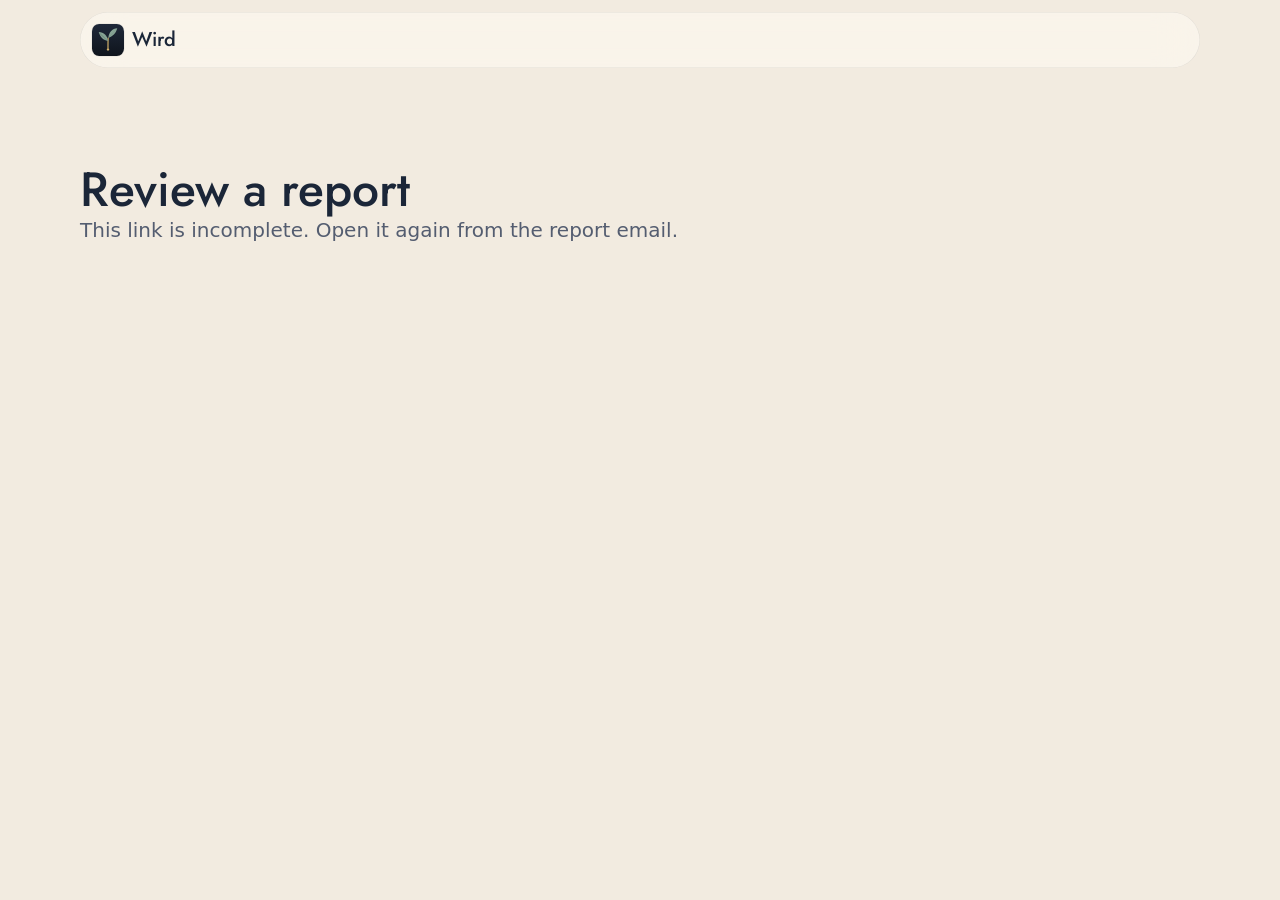
<file: moderate/index.html>
<!doctype html>
<html lang="en" class="no-js">
<head>
<meta charset="utf-8">
<meta name="viewport" content="width=device-width, initial-scale=1, viewport-fit=cover">
<title>Review a report · Wird</title>
<meta name="robots" content="noindex, nofollow">
<meta name="referrer" content="no-referrer">
<meta name="color-scheme" content="light dark">
<meta name="theme-color" content="#f2ebe0" media="(prefers-color-scheme: light)">
<meta name="theme-color" content="#0f141c" media="(prefers-color-scheme: dark)">
<link rel="icon" href="../assets/icon.svg" type="image/svg+xml">
<link rel="apple-touch-icon" href="../assets/apple-touch-icon.png">
<link rel="preconnect" href="https://fonts.googleapis.com">
<link rel="preconnect" href="https://fonts.gstatic.com" crossorigin>
<link rel="stylesheet" href="https://fonts.googleapis.com/css2?family=Jost:wght@400;500&display=swap">
<link rel="stylesheet" href="../assets/wird.css">
<script src="../assets/wird.js" defer></script>
<style>
  .post { white-space: pre-wrap; margin: 16px 0; }
  .actions { display: flex; flex-wrap: wrap; gap: 12px; margin-top: 20px; }
  .muted { color: var(--ink-2, inherit); opacity: .75; }
  [hidden] { display: none !important; }
</style>
</head>
<body>
<a class="skip-link" href="#main">Skip to content</a>

<header class="nav">
  <nav class="nav__bar" aria-label="Main">
    <a class="brand" href="../">
      <img class="app-icon" src="../assets/icon.svg" width="32" height="32" alt="">
      <span class="brand__word">Wird</span>
    </a>
  </nav>
</header>

<main id="main" class="section">
  <article class="wrap">
    <div class="prose" aria-live="polite">
      <h1 class="display">Review a report</h1>
      <p id="message" class="lede">Loading the reported post…</p>

      <div id="review" class="card card--pad" hidden>
        <p class="muted" id="meta"></p>
        <p class="post" id="post"></p>
        <div class="actions">
          <button class="btn btn--action" id="confirm" type="button"></button>
          <a class="btn btn--tint" href="../">Cancel</a>
        </div>
      </div>
    </div>
  </article>
</main>

<script>
// The Remove / Keep links in a Wird report email open this page. Nothing changes until the reviewer
// taps Confirm: mail apps open links on their own to scan them, so the link alone must never act.
(function () {
  var API = "https://mipbkarotllqylvfdcls.supabase.co/functions/v1/moderate";
  var q = new URLSearchParams(location.search);
  var link = { scope: q.get("scope"), post: q.get("post"), action: q.get("action"), exp: Number(q.get("exp")), sig: q.get("sig") };
  var message = document.getElementById("message");
  var review = document.getElementById("review");
  var confirm = document.getElementById("confirm");

  function say(text) { message.textContent = text; }
  function call(extra) {
    return fetch(API, {
      method: "POST",
      headers: { "Content-Type": "application/json" },
      body: JSON.stringify(Object.assign({}, link, extra || {})),
    }).then(function (r) { return r.json(); });
  }

  if (!link.post || !link.sig) { say("This link is incomplete. Open it again from the report email."); return; }

  call().then(function (d) {
    if (d.error) { say(d.error); return; }
    if (d.gone) { say("This post no longer exists: its author deleted it. Nothing to do."); return; }
    var removing = d.action === "remove";
    say(removing ? "Remove this post for everyone?" : "Keep this post and show it to everyone again?");
    document.getElementById("meta").textContent =
      (link.scope === "circle" ? "Circle post" : "Public reflection") + " · " + d.reports + " report" + (d.reports === 1 ? "" : "s") +
      " · now " + (d.status === "hidden" ? "hidden from everyone" : d.status === "removed" ? "removed" : "visible");
    document.getElementById("post").textContent = d.body; // shown as text, never as HTML
    confirm.textContent = removing ? "Confirm: remove post" : "Confirm: keep it";
    review.hidden = false;
  }).catch(function () { say("Couldn't reach Wird. Check your connection and open the link again."); });

  confirm.addEventListener("click", function () {
    confirm.disabled = true;
    call({ confirm: true }).then(function (d) {
      if (d.error) { say(d.error); confirm.disabled = false; return; }
      review.hidden = true;
      say(d.status === "removed"
        ? "Done. The post is removed for everyone and will be deleted for good in 30 days. You can still keep it from the email until then."
        : "Done. The post is visible to everyone again.");
    }).catch(function () { say("Couldn't reach Wird. Please try again."); confirm.disabled = false; });
  });
})();
</script>
</body>
</html>
</file>
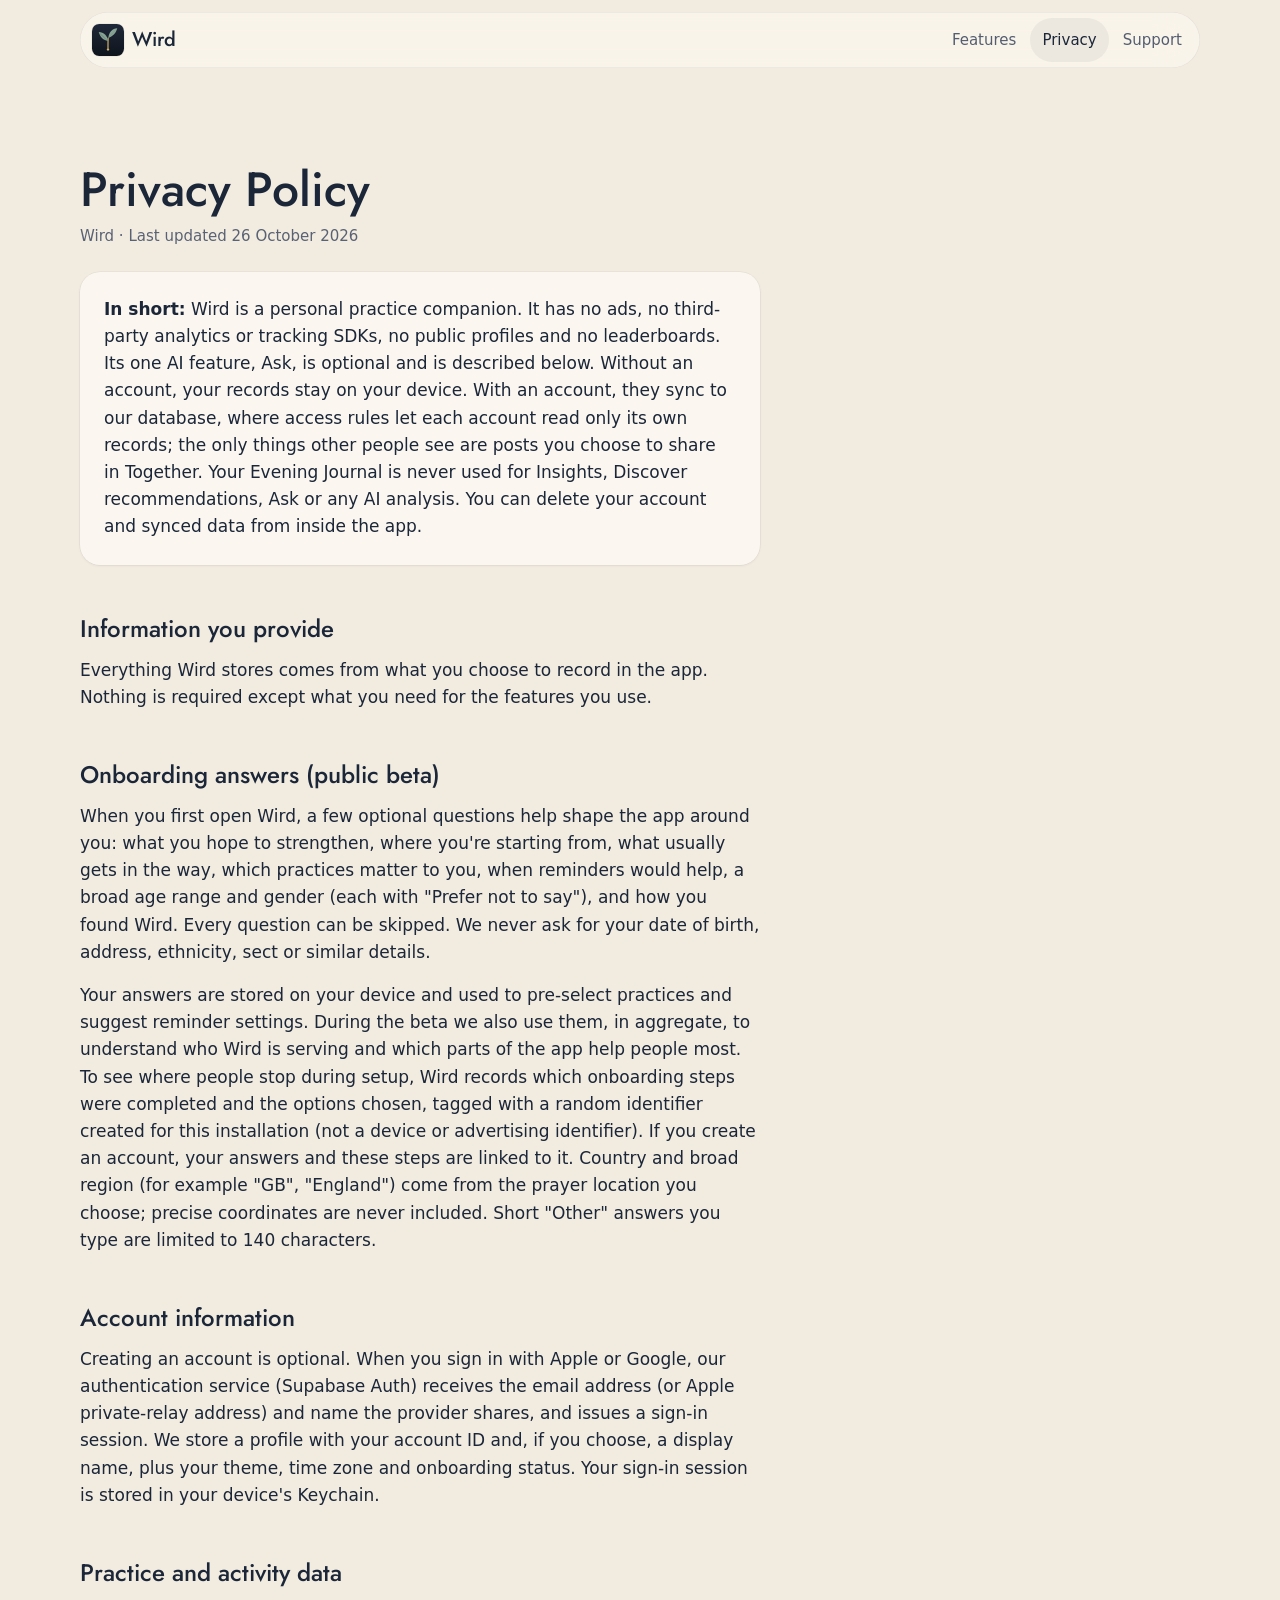
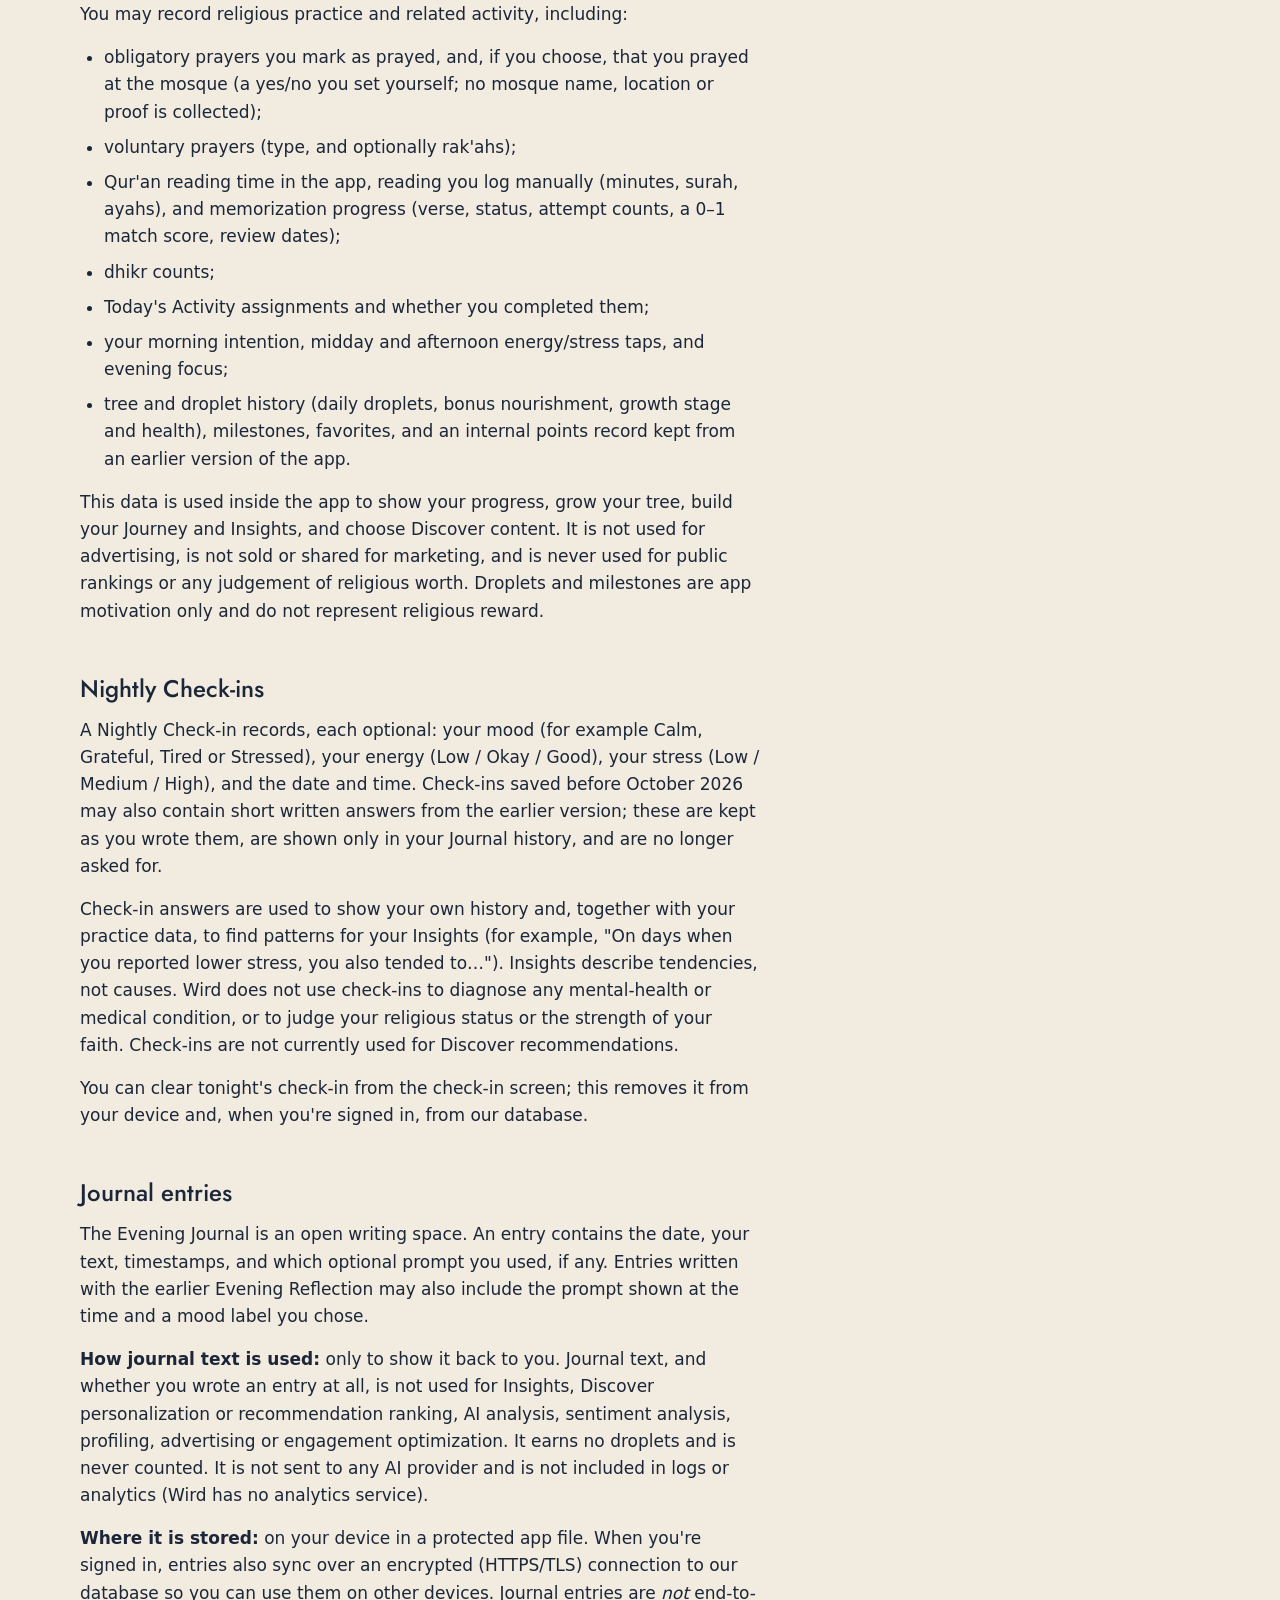
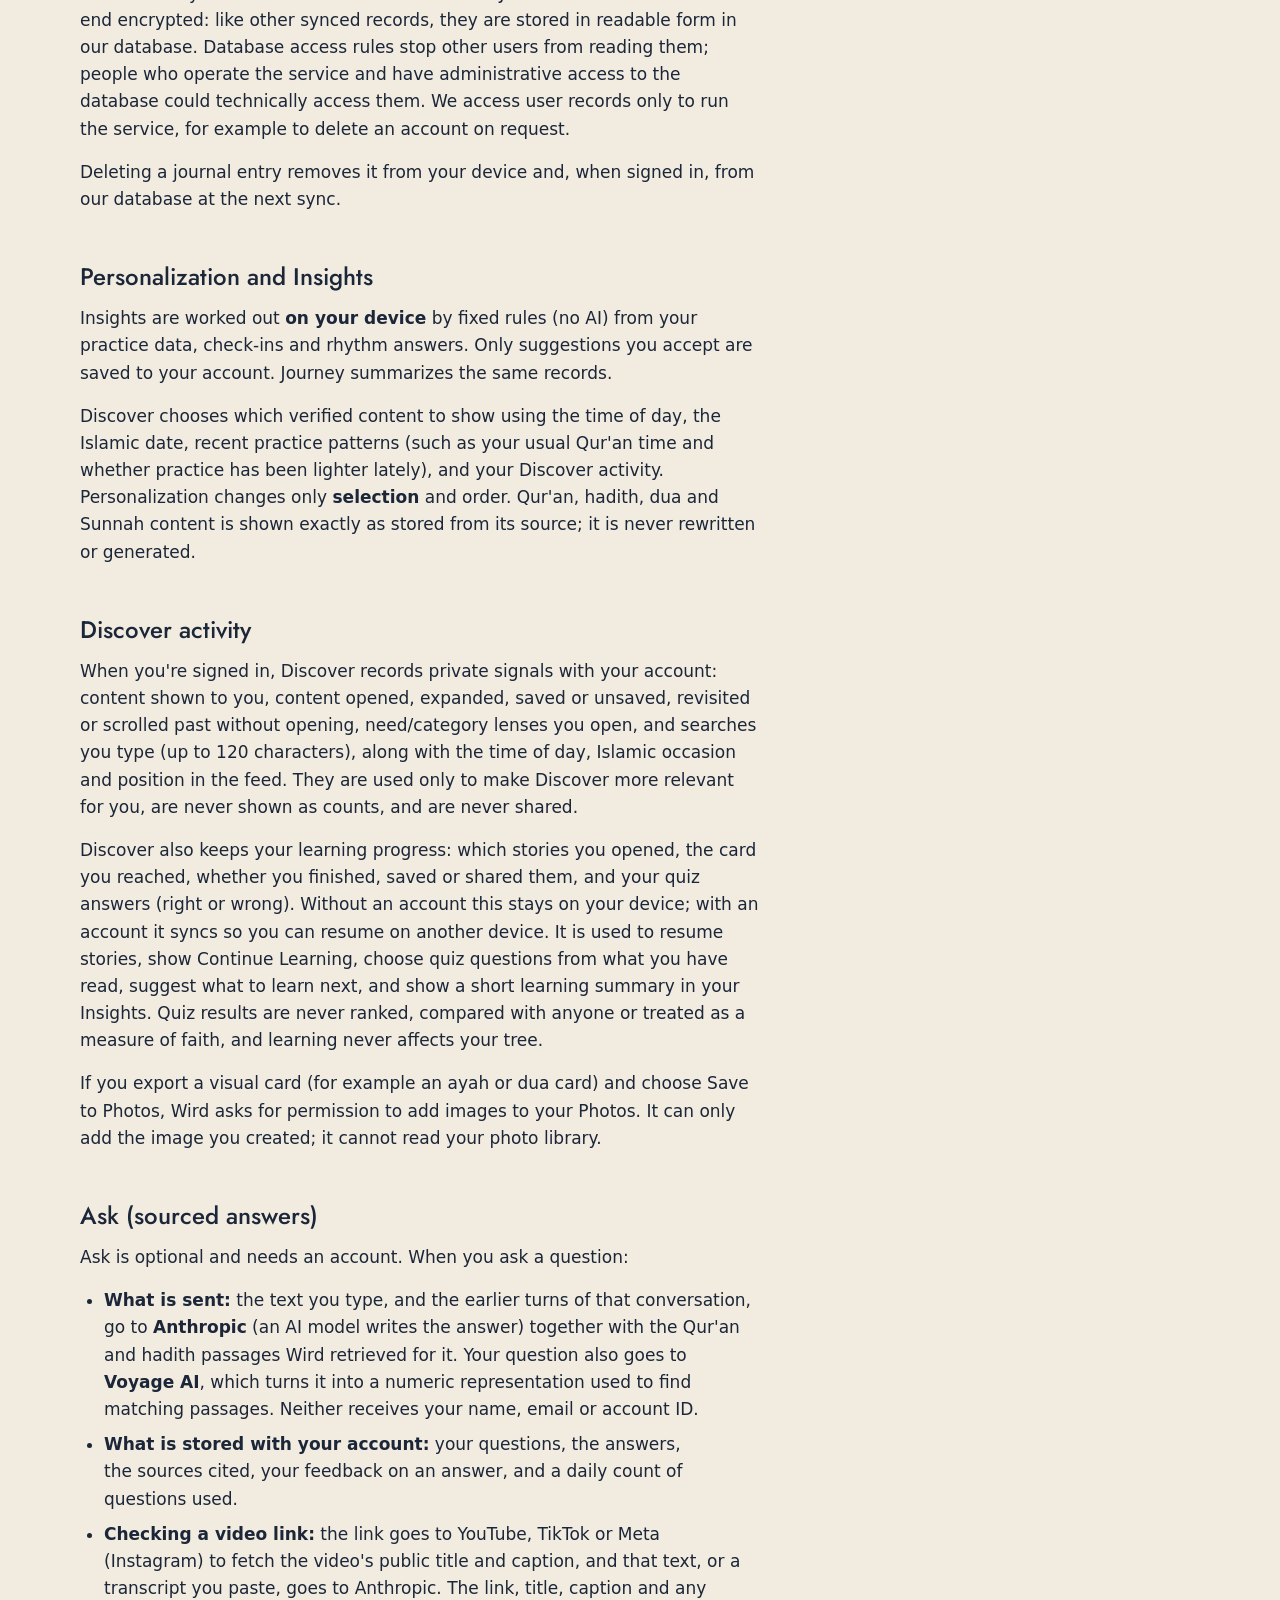
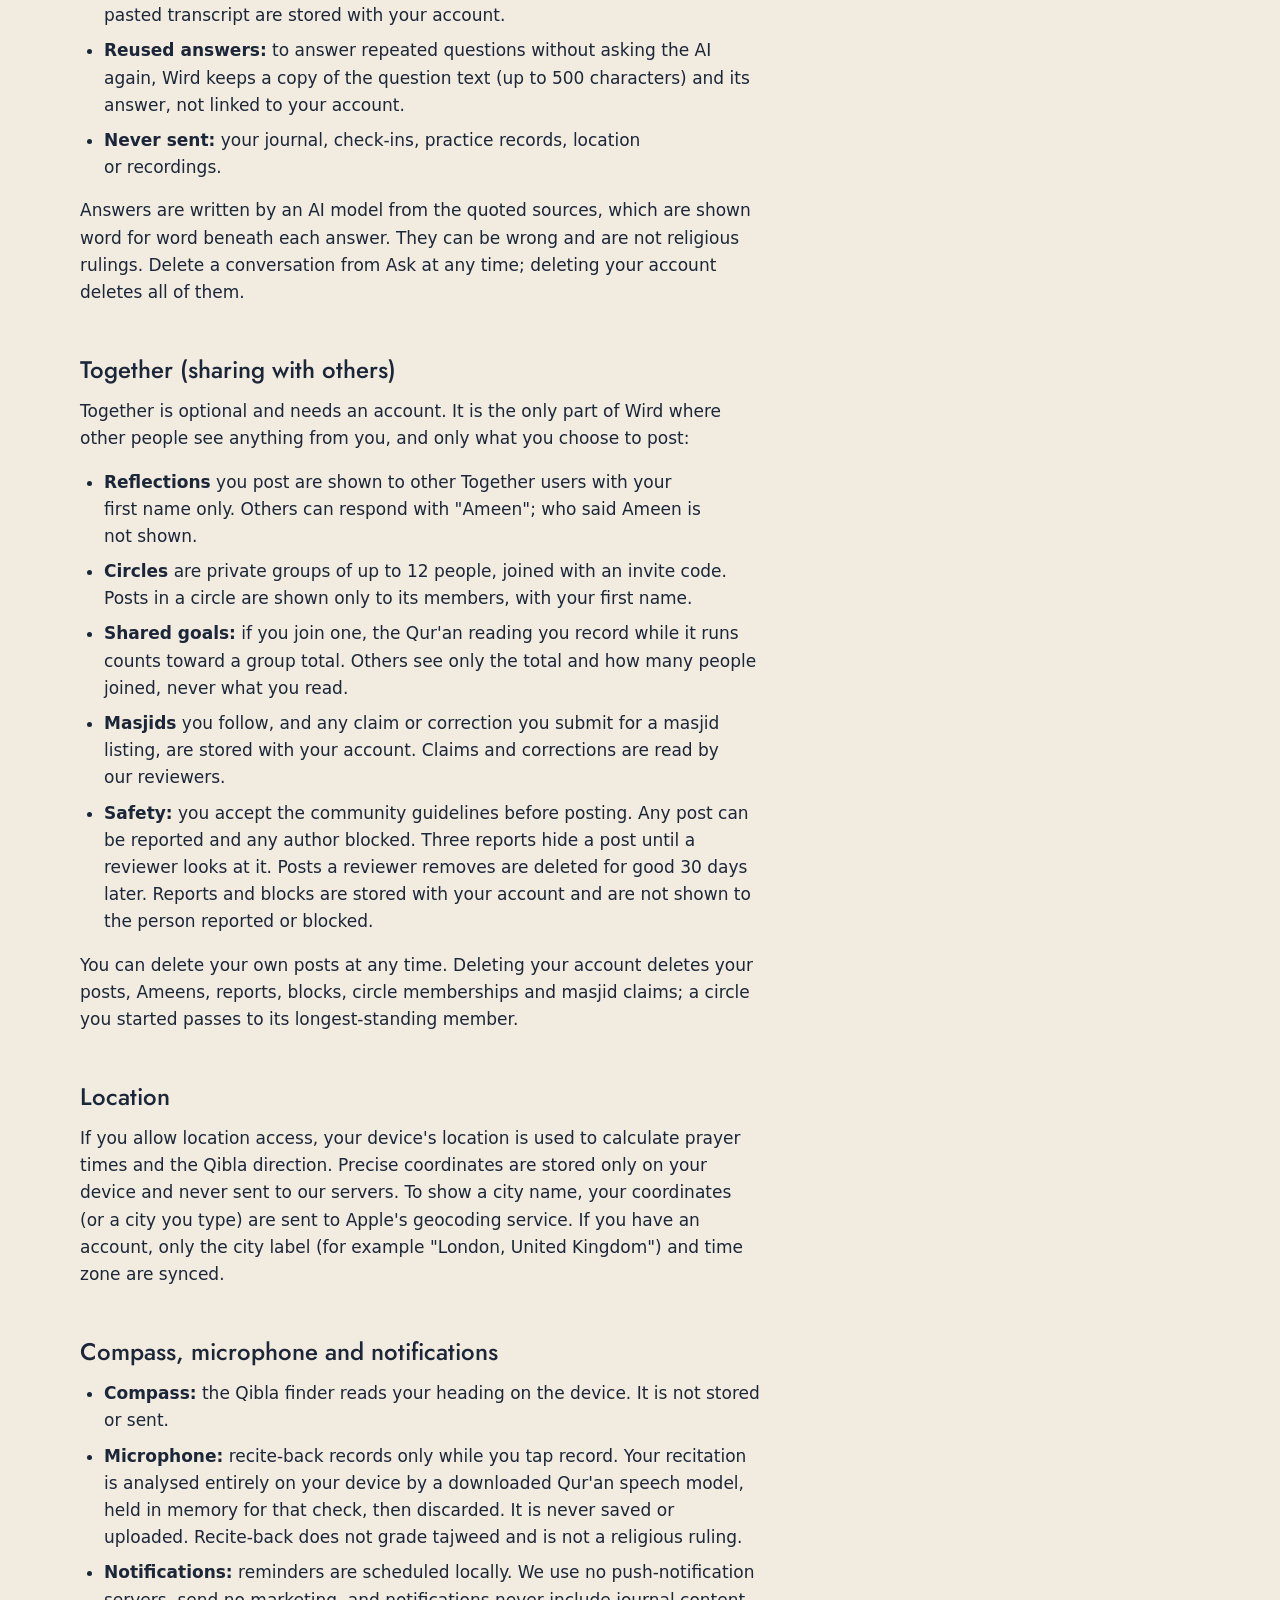
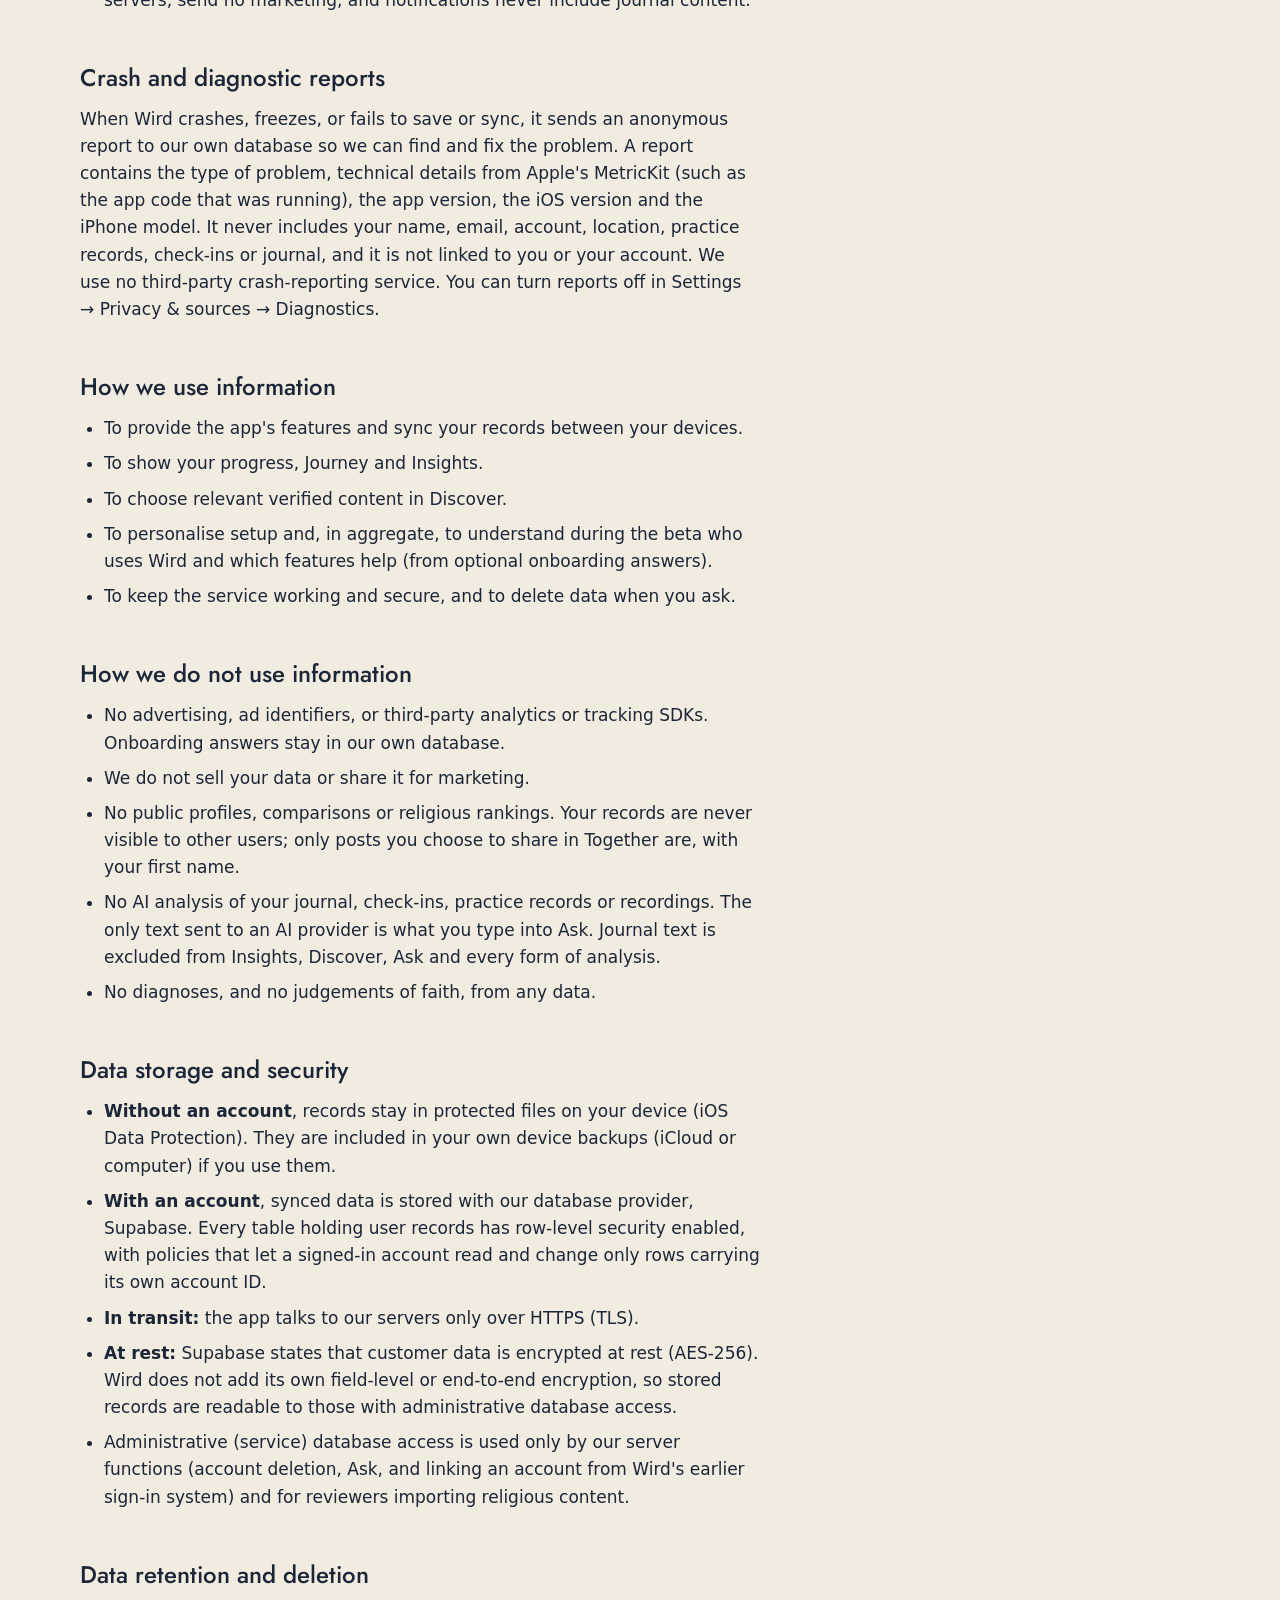
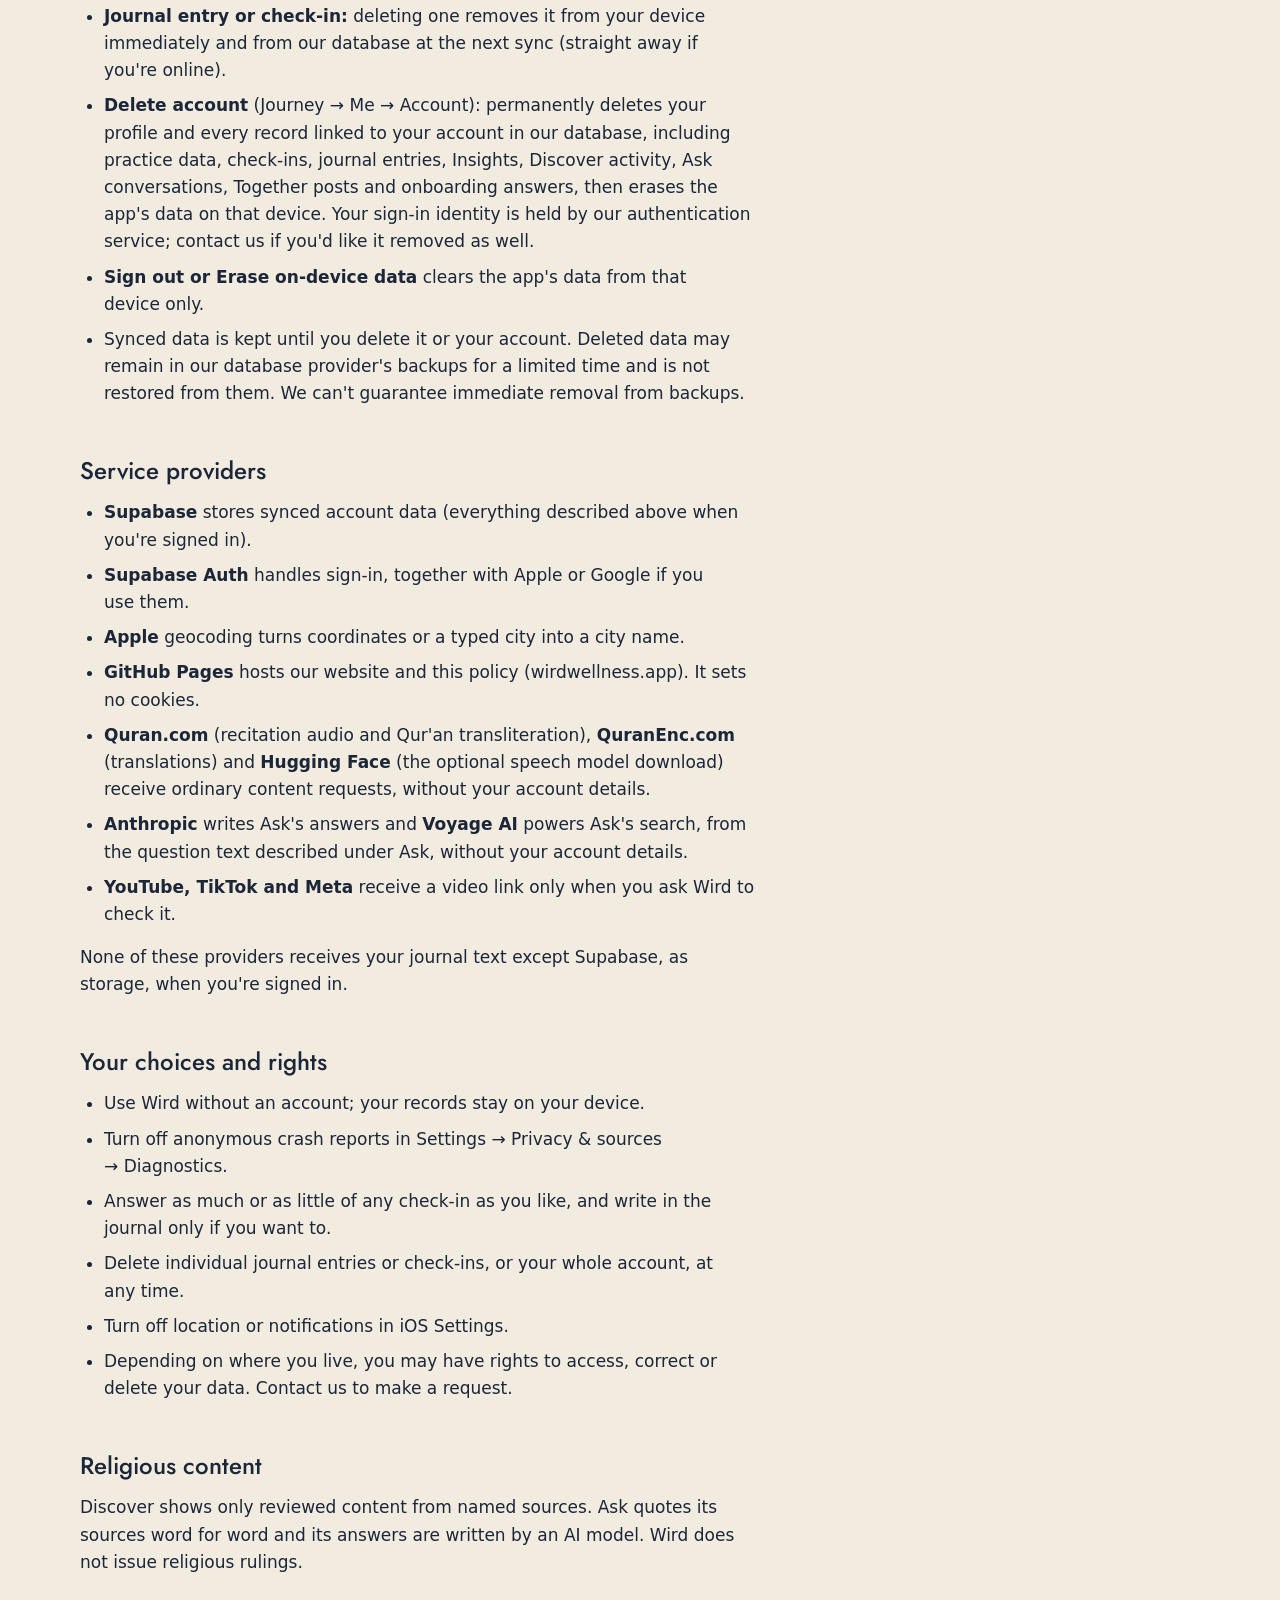
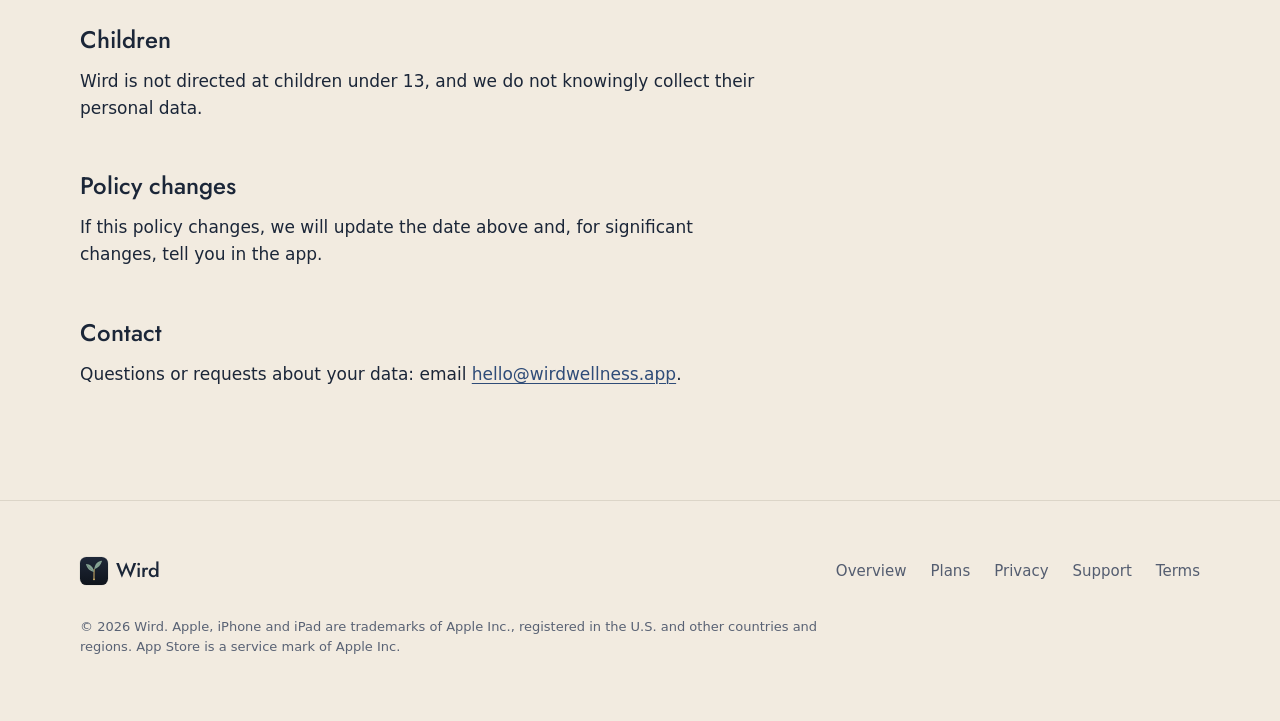
<file: privacy/index.html>
<!doctype html>
<html lang="en" class="no-js">
<head>
<meta charset="utf-8">
<meta name="viewport" content="width=device-width, initial-scale=1, viewport-fit=cover">
<title>Privacy · Wird</title>
<meta name="description" content="How Wird handles your data: no ads, no tracking, location and recitation stay on your device, and you can delete your account from inside the app.">
<meta name="color-scheme" content="light dark">
<meta name="theme-color" content="#f2ebe0" media="(prefers-color-scheme: light)">
<meta name="theme-color" content="#0f141c" media="(prefers-color-scheme: dark)">
<meta property="og:title" content="Privacy · Wird">
<meta property="og:description" content="How Wird handles your data: no ads, no tracking, location and recitation stay on your device, and you can delete your account from inside the app.">
<meta property="og:url" content="https://www.wirdwellness.app/privacy/">
<meta property="og:image" content="https://www.wirdwellness.app/assets/og.png">
<link rel="canonical" href="https://www.wirdwellness.app/privacy/">
<link rel="icon" href="../assets/icon.svg" type="image/svg+xml">
<link rel="apple-touch-icon" href="../assets/apple-touch-icon.png">
<link rel="preconnect" href="https://fonts.googleapis.com">
<link rel="preconnect" href="https://fonts.gstatic.com" crossorigin>
<link rel="stylesheet" href="https://fonts.googleapis.com/css2?family=Jost:wght@400;500&display=swap">
<link rel="stylesheet" href="../assets/wird.css">
<script type="application/ld+json">
{
 "@context": "https://schema.org",
 "@type": "WebPage",
 "name": "Privacy Policy · Wird",
 "description": "How Wird handles your data: no ads, no tracking, location and recitation stay on your device, and you can delete your account from inside the app.",
 "url": "https://www.wirdwellness.app/privacy/",
 "dateModified": "2026-10-26",
 "inLanguage": "en",
 "isPartOf": {
  "@type": "WebSite",
  "name": "Wird",
  "url": "https://www.wirdwellness.app/"
 },
 "publisher": {
  "@type": "Organization",
  "name": "Wird",
  "url": "https://www.wirdwellness.app/",
  "logo": "https://www.wirdwellness.app/assets/apple-touch-icon.png",
  "email": "hello@wirdwellness.app",
  "address": {
   "@type": "PostalAddress",
   "addressRegion": "Ontario",
   "addressCountry": "CA"
  }
 }
}
</script>
<script src="../assets/wird.js" defer></script>
</head>
<body>
<a class="skip-link" href="#main">Skip to content</a>
<div class="progress" aria-hidden="true"></div>

<header class="nav">
  <nav class="nav__bar" aria-label="Main">
    <a class="brand" href="../">
      <img class="app-icon" src="../assets/icon.svg" width="32" height="32" alt="">
      <span class="brand__word">Wird</span>
    </a>
    <ul class="nav__links">
      <li><a href="../#features">Features</a></li>
      <li><a href="./" aria-current="page">Privacy</a></li>
      <li><a href="../support/">Support</a></li>
    </ul>
  </nav>
</header>

<main id="main" class="section">
  <article class="wrap">
    <div class="prose">

  <div data-stagger>
    <h1 class="display">Privacy Policy</h1>
    <p class="updated">Wird · Last updated 26 October 2026</p>
  </div>

  <div class="card card--pad">
    <strong>In short:</strong> Wird is a personal practice companion. It has no ads, no third-party analytics or tracking SDKs, no public profiles and no leaderboards. Its one AI feature, Ask, is optional and is described below. Without an account, your records stay on your device. With an account, they sync to our database, where access rules let each account read only its own records; the only things other people see are posts you choose to share in Together. Your Evening Journal is never used for Insights, Discover recommendations, Ask or any AI analysis. You can delete your account and synced data from inside the app.
  </div>

  <h2 id="provide">Information you provide</h2>
  <p>Everything Wird stores comes from what you choose to record in the app. Nothing is required except what you need for the features you use.</p>

  <h2 id="onboarding">Onboarding answers (public beta)</h2>
  <p>When you first open Wird, a few optional questions help shape the app around you: what you hope to strengthen, where you're starting from, what usually gets in the way, which practices matter to you, when reminders would help, a broad age range and gender (each with "Prefer not to say"), and how you found Wird. Every question can be skipped. We never ask for your date of birth, address, ethnicity, sect or similar details.</p>
  <p>Your answers are stored on your device and used to pre-select practices and suggest reminder settings. During the beta we also use them, in aggregate, to understand who Wird is serving and which parts of the app help people most. To see where people stop during setup, Wird records which onboarding steps were completed and the options chosen, tagged with a random identifier created for this installation (not a device or advertising identifier). If you create an account, your answers and these steps are linked to it. Country and broad region (for example "GB", "England") come from the prayer location you choose; precise coordinates are never included. Short "Other" answers you type are limited to 140 characters.</p>

  <h2 id="account">Account information</h2>
  <p>Creating an account is optional. When you sign in with Apple or Google, our authentication service (Supabase Auth) receives the email address (or Apple private-relay address) and name the provider shares, and issues a sign-in session. We store a profile with your account ID and, if you choose, a display name, plus your theme, time zone and onboarding status. Your sign-in session is stored in your device's Keychain.</p>

  <h2 id="practice">Practice and activity data</h2>
  <p>You may record religious practice and related activity, including:</p>
  <ul>
    <li>obligatory prayers you mark as prayed, and, if you choose, that you prayed at the mosque (a yes/no you set yourself; no mosque name, location or proof is collected);</li>
    <li>voluntary prayers (type, and optionally rak'ahs);</li>
    <li>Qur'an reading time in the app, reading you log manually (minutes, surah, ayahs), and memorization progress (verse, status, attempt counts, a 0–1 match score, review dates);</li>
    <li>dhikr counts;</li>
    <li>Today's Activity assignments and whether you completed them;</li>
    <li>your morning intention, midday and afternoon energy/stress taps, and evening focus;</li>
    <li>tree and droplet history (daily droplets, bonus nourishment, growth stage and health), milestones, favorites, and an internal points record kept from an earlier version of the app.</li>
  </ul>
  <p>This data is used inside the app to show your progress, grow your tree, build your Journey and Insights, and choose Discover content. It is not used for advertising, is not sold or shared for marketing, and is never used for public rankings or any judgement of religious worth. Droplets and milestones are app motivation only and do not represent religious reward.</p>

  <h2 id="checkins">Nightly Check-ins</h2>
  <p>A Nightly Check-in records, each optional: your mood (for example Calm, Grateful, Tired or Stressed), your energy (Low / Okay / Good), your stress (Low / Medium / High), and the date and time. Check-ins saved before October 2026 may also contain short written answers from the earlier version; these are kept as you wrote them, are shown only in your Journal history, and are no longer asked for.</p>
  <p>Check-in answers are used to show your own history and, together with your practice data, to find patterns for your Insights (for example, "On days when you reported lower stress, you also tended to…"). Insights describe tendencies, not causes. Wird does not use check-ins to diagnose any mental-health or medical condition, or to judge your religious status or the strength of your faith. Check-ins are not currently used for Discover recommendations.</p>
  <p>You can clear tonight's check-in from the check-in screen; this removes it from your device and, when you're signed in, from our database.</p>

  <h2 id="journal">Journal entries</h2>
  <p>The Evening Journal is an open writing space. An entry contains the date, your text, timestamps, and which optional prompt you used, if any. Entries written with the earlier Evening Reflection may also include the prompt shown at the time and a mood label you chose.</p>
  <p><strong>How journal text is used:</strong> only to show it back to you. Journal text, and whether you wrote an entry at all, is not used for Insights, Discover personalization or recommendation ranking, AI analysis, sentiment analysis, profiling, advertising or engagement optimization. It earns no droplets and is never counted. It is not sent to any AI provider and is not included in logs or analytics (Wird has no analytics service).</p>
  <p><strong>Where it is stored:</strong> on your device in a protected app file. When you're signed in, entries also sync over an encrypted (HTTPS/TLS) connection to our database so you can use them on other devices. Journal entries are <em>not</em> end-to-end encrypted: like other synced records, they are stored in readable form in our database. Database access rules stop other users from reading them; people who operate the service and have administrative access to the database could technically access them. We access user records only to run the service, for example to delete an account on request.</p>
  <p>Deleting a journal entry removes it from your device and, when signed in, from our database at the next sync.</p>

  <h2 id="personalization">Personalization and Insights</h2>
  <p>Insights are worked out <strong>on your device</strong> by fixed rules (no AI) from your practice data, check-ins and rhythm answers. Only suggestions you accept are saved to your account. Journey summarizes the same records.</p>
  <p>Discover chooses which verified content to show using the time of day, the Islamic date, recent practice patterns (such as your usual Qur'an time and whether practice has been lighter lately), and your Discover activity. Personalization changes only <strong>selection</strong> and order. Qur'an, hadith, dua and Sunnah content is shown exactly as stored from its source; it is never rewritten or generated.</p>

  <h2 id="discover">Discover activity</h2>
  <p>When you're signed in, Discover records private signals with your account: content shown to you, content opened, expanded, saved or unsaved, revisited or scrolled past without opening, need/category lenses you open, and searches you type (up to 120 characters), along with the time of day, Islamic occasion and position in the feed. They are used only to make Discover more relevant for you, are never shown as counts, and are never shared.</p>
  <p>Discover also keeps your learning progress: which stories you opened, the card you reached, whether you finished, saved or shared them, and your quiz answers (right or wrong). Without an account this stays on your device; with an account it syncs so you can resume on another device. It is used to resume stories, show Continue Learning, choose quiz questions from what you have read, suggest what to learn next, and show a short learning summary in your Insights. Quiz results are never ranked, compared with anyone or treated as a measure of faith, and learning never affects your tree.</p>
  <p>If you export a visual card (for example an ayah or dua card) and choose Save to Photos, Wird asks for permission to add images to your Photos. It can only add the image you created; it cannot read your photo library.</p>

  <h2 id="ask">Ask (sourced answers)</h2>
  <p>Ask is optional and needs an account. When you ask a question:</p>
  <ul>
    <li><strong>What is sent:</strong> the text you type, and the earlier turns of that conversation, go to <strong>Anthropic</strong> (an AI model writes the answer) together with the Qur'an and hadith passages Wird retrieved for it. Your question also goes to <strong>Voyage AI</strong>, which turns it into a numeric representation used to find matching passages. Neither receives your name, email or account ID.</li>
    <li><strong>What is stored with your account:</strong> your questions, the answers, the sources cited, your feedback on an answer, and a daily count of questions used.</li>
    <li><strong>Checking a video link:</strong> the link goes to YouTube, TikTok or Meta (Instagram) to fetch the video's public title and caption, and that text, or a transcript you paste, goes to Anthropic. The link, title, caption and any pasted transcript are stored with your account.</li>
    <li><strong>Reused answers:</strong> to answer repeated questions without asking the AI again, Wird keeps a copy of the question text (up to 500 characters) and its answer, not linked to your account.</li>
    <li><strong>Never sent:</strong> your journal, check-ins, practice records, location or recordings.</li>
  </ul>
  <p>Answers are written by an AI model from the quoted sources, which are shown word for word beneath each answer. They can be wrong and are not religious rulings. Delete a conversation from Ask at any time; deleting your account deletes all of them.</p>

  <h2 id="together">Together (sharing with others)</h2>
  <p>Together is optional and needs an account. It is the only part of Wird where other people see anything from you, and only what you choose to post:</p>
  <ul>
    <li><strong>Reflections</strong> you post are shown to other Together users with your first name only. Others can respond with "Ameen"; who said Ameen is not shown.</li>
    <li><strong>Circles</strong> are private groups of up to 12 people, joined with an invite code. Posts in a circle are shown only to its members, with your first name.</li>
    <li><strong>Shared goals:</strong> if you join one, the Qur'an reading you record while it runs counts toward a group total. Others see only the total and how many people joined, never what you read.</li>
    <li><strong>Masjids</strong> you follow, and any claim or correction you submit for a masjid listing, are stored with your account. Claims and corrections are read by our reviewers.</li>
    <li><strong>Safety:</strong> you accept the community guidelines before posting. Any post can be reported and any author blocked. Three reports hide a post until a reviewer looks at it. Posts a reviewer removes are deleted for good 30 days later. Reports and blocks are stored with your account and are not shown to the person reported or blocked.</li>
  </ul>
  <p>You can delete your own posts at any time. Deleting your account deletes your posts, Ameens, reports, blocks, circle memberships and masjid claims; a circle you started passes to its longest-standing member.</p>

  <h2 id="location">Location</h2>
  <p>If you allow location access, your device's location is used to calculate prayer times and the Qibla direction. Precise coordinates are stored only on your device and never sent to our servers. To show a city name, your coordinates (or a city you type) are sent to Apple's geocoding service. If you have an account, only the city label (for example "London, United Kingdom") and time zone are synced.</p>

  <h2 id="device">Compass, microphone and notifications</h2>
  <ul>
    <li><strong>Compass:</strong> the Qibla finder reads your heading on the device. It is not stored or sent.</li>
    <li><strong>Microphone:</strong> recite-back records only while you tap record. Your recitation is analysed entirely on your device by a downloaded Qur'an speech model, held in memory for that check, then discarded. It is never saved or uploaded. Recite-back does not grade tajweed and is not a religious ruling.</li>
    <li><strong>Notifications:</strong> reminders are scheduled locally. We use no push-notification servers, send no marketing, and notifications never include journal content.</li>
  </ul>

  <h2 id="diagnostics">Crash and diagnostic reports</h2>
  <p>When Wird crashes, freezes, or fails to save or sync, it sends an anonymous report to our own database so we can find and fix the problem. A report contains the type of problem, technical details from Apple's MetricKit (such as the app code that was running), the app version, the iOS version and the iPhone model. It never includes your name, email, account, location, practice records, check-ins or journal, and it is not linked to you or your account. We use no third-party crash-reporting service. You can turn reports off in Settings → Privacy &amp; sources → Diagnostics.</p>

  <h2 id="use">How we use information</h2>
  <ul>
    <li>To provide the app's features and sync your records between your devices.</li>
    <li>To show your progress, Journey and Insights.</li>
    <li>To choose relevant verified content in Discover.</li>
    <li>To personalise setup and, in aggregate, to understand during the beta who uses Wird and which features help (from optional onboarding answers).</li>
    <li>To keep the service working and secure, and to delete data when you ask.</li>
  </ul>

  <h2 id="not-use">How we do not use information</h2>
  <ul>
    <li>No advertising, ad identifiers, or third-party analytics or tracking SDKs. Onboarding answers stay in our own database.</li>
    <li>We do not sell your data or share it for marketing.</li>
    <li>No public profiles, comparisons or religious rankings. Your records are never visible to other users; only posts you choose to share in Together are, with your first name.</li>
    <li>No AI analysis of your journal, check-ins, practice records or recordings. The only text sent to an AI provider is what you type into Ask. Journal text is excluded from Insights, Discover, Ask and every form of analysis.</li>
    <li>No diagnoses, and no judgements of faith, from any data.</li>
  </ul>

  <h2 id="security">Data storage and security</h2>
  <ul>
    <li><strong>Without an account</strong>, records stay in protected files on your device (iOS Data Protection). They are included in your own device backups (iCloud or computer) if you use them.</li>
    <li><strong>With an account</strong>, synced data is stored with our database provider, Supabase. Every table holding user records has row-level security enabled, with policies that let a signed-in account read and change only rows carrying its own account ID.</li>
    <li><strong>In transit:</strong> the app talks to our servers only over HTTPS (TLS).</li>
    <li><strong>At rest:</strong> Supabase states that customer data is encrypted at rest (AES-256). Wird does not add its own field-level or end-to-end encryption, so stored records are readable to those with administrative database access.</li>
    <li>Administrative (service) database access is used only by our server functions (account deletion, Ask, and linking an account from Wird's earlier sign-in system) and for reviewers importing religious content.</li>
  </ul>

  <h2 id="retention">Data retention and deletion</h2>
  <ul>
    <li><strong>Journal entry or check-in:</strong> deleting one removes it from your device immediately and from our database at the next sync (straight away if you're online).</li>
    <li><strong>Delete account</strong> (Journey → Me → Account): permanently deletes your profile and every record linked to your account in our database, including practice data, check-ins, journal entries, Insights, Discover activity, Ask conversations, Together posts and onboarding answers, then erases the app's data on that device. Your sign-in identity is held by our authentication service; contact us if you'd like it removed as well.</li>
    <li><strong>Sign out or Erase on-device data</strong> clears the app's data from that device only.</li>
    <li>Synced data is kept until you delete it or your account. Deleted data may remain in our database provider's backups for a limited time and is not restored from them. We can't guarantee immediate removal from backups.</li>
  </ul>

  <h2 id="providers">Service providers</h2>
  <ul>
    <li><strong>Supabase</strong> stores synced account data (everything described above when you're signed in).</li>
    <li><strong>Supabase Auth</strong> handles sign-in, together with Apple or Google if you use them.</li>
    <li><strong>Apple</strong> geocoding turns coordinates or a typed city into a city name.</li>
    <li><strong>GitHub Pages</strong> hosts our website and this policy (wirdwellness.app). It sets no cookies.</li>
    <li><strong>Quran.com</strong> (recitation audio and Qur'an transliteration), <strong>QuranEnc.com</strong> (translations) and <strong>Hugging Face</strong> (the optional speech model download) receive ordinary content requests, without your account details.</li>
    <li><strong>Anthropic</strong> writes Ask's answers and <strong>Voyage AI</strong> powers Ask's search, from the question text described under Ask, without your account details.</li>
    <li><strong>YouTube, TikTok and Meta</strong> receive a video link only when you ask Wird to check it.</li>
  </ul>
  <p>None of these providers receives your journal text except Supabase, as storage, when you're signed in.</p>

  <h2 id="choices">Your choices and rights</h2>
  <ul>
    <li>Use Wird without an account; your records stay on your device.</li>
    <li>Turn off anonymous crash reports in Settings → Privacy &amp; sources → Diagnostics.</li>
    <li>Answer as much or as little of any check-in as you like, and write in the journal only if you want to.</li>
    <li>Delete individual journal entries or check-ins, or your whole account, at any time.</li>
    <li>Turn off location or notifications in iOS Settings.</li>
    <li>Depending on where you live, you may have rights to access, correct or delete your data. Contact us to make a request.</li>
  </ul>

  <h2 id="religious">Religious content</h2>
  <p>Discover shows only reviewed content from named sources. Ask quotes its sources word for word and its answers are written by an AI model. Wird does not issue religious rulings.</p>

  <h2 id="children">Children</h2>
  <p>Wird is not directed at children under 13, and we do not knowingly collect their personal data.</p>

  <h2 id="changes">Policy changes</h2>
  <p>If this policy changes, we will update the date above and, for significant changes, tell you in the app.</p>

  <h2 id="contact">Contact</h2>
  <p>Questions or requests about your data: email <a href="mailto:hello@wirdwellness.app">hello@wirdwellness.app</a>.</p>
    </div>
  </article>
</main>

<footer class="footer">
  <div class="wrap">
    <div class="footer__top">
      <a class="brand" href="../">
        <img class="app-icon" src="../assets/icon.svg" width="28" height="28" alt="">
        <span>Wird</span>
      </a>
      <ul class="footer__links">
        <li><a href="../">Overview</a></li>
        <li><a href="../learn/plans/">Plans</a></li>
        <li><a href="./" aria-current="page">Privacy</a></li>
        <li><a href="../support/">Support</a></li>
        <li><a href="../terms/">Terms</a></li>
      </ul>
    </div>
    <p class="footer__legal">© <span data-year>2026</span> Wird. Apple, iPhone and iPad are trademarks of Apple Inc., registered in the U.S. and other countries and regions. App Store is a service mark of Apple Inc.</p>
  </div>
</footer>
</body>
</html>
</file>
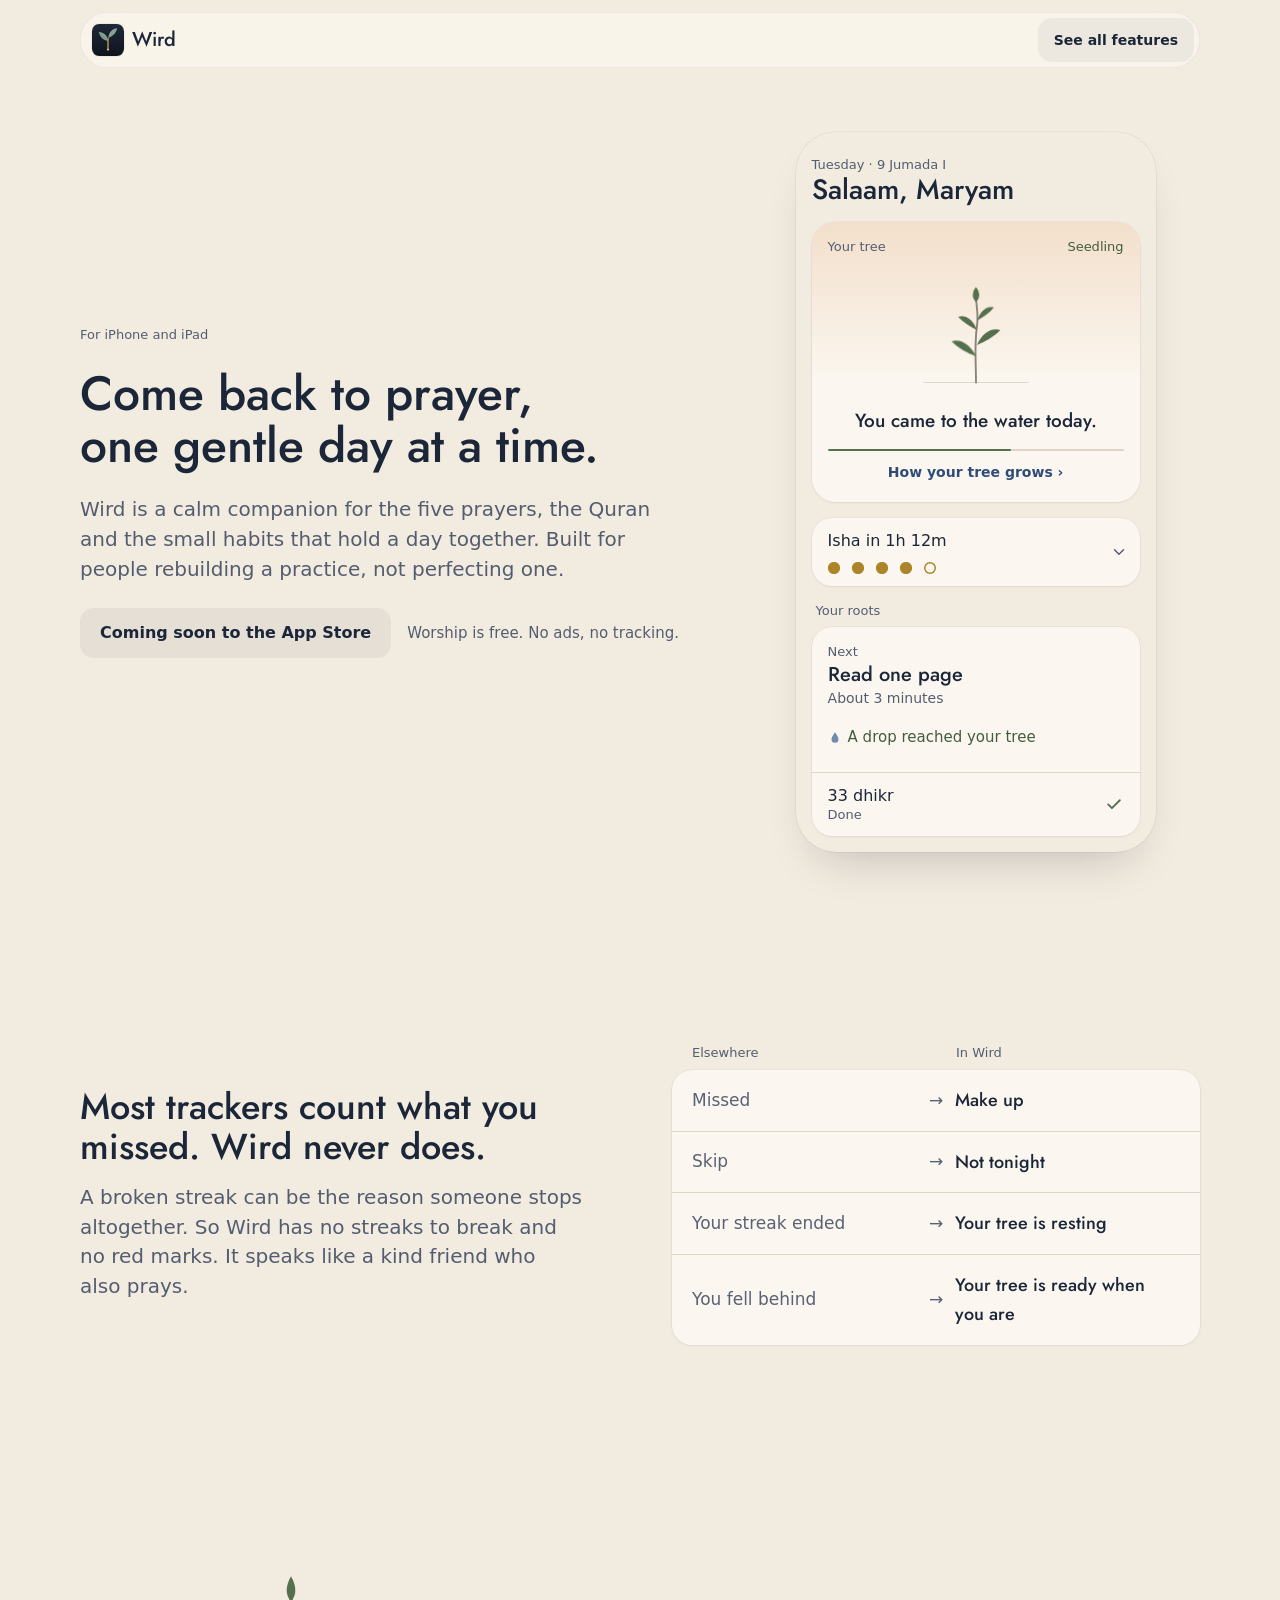
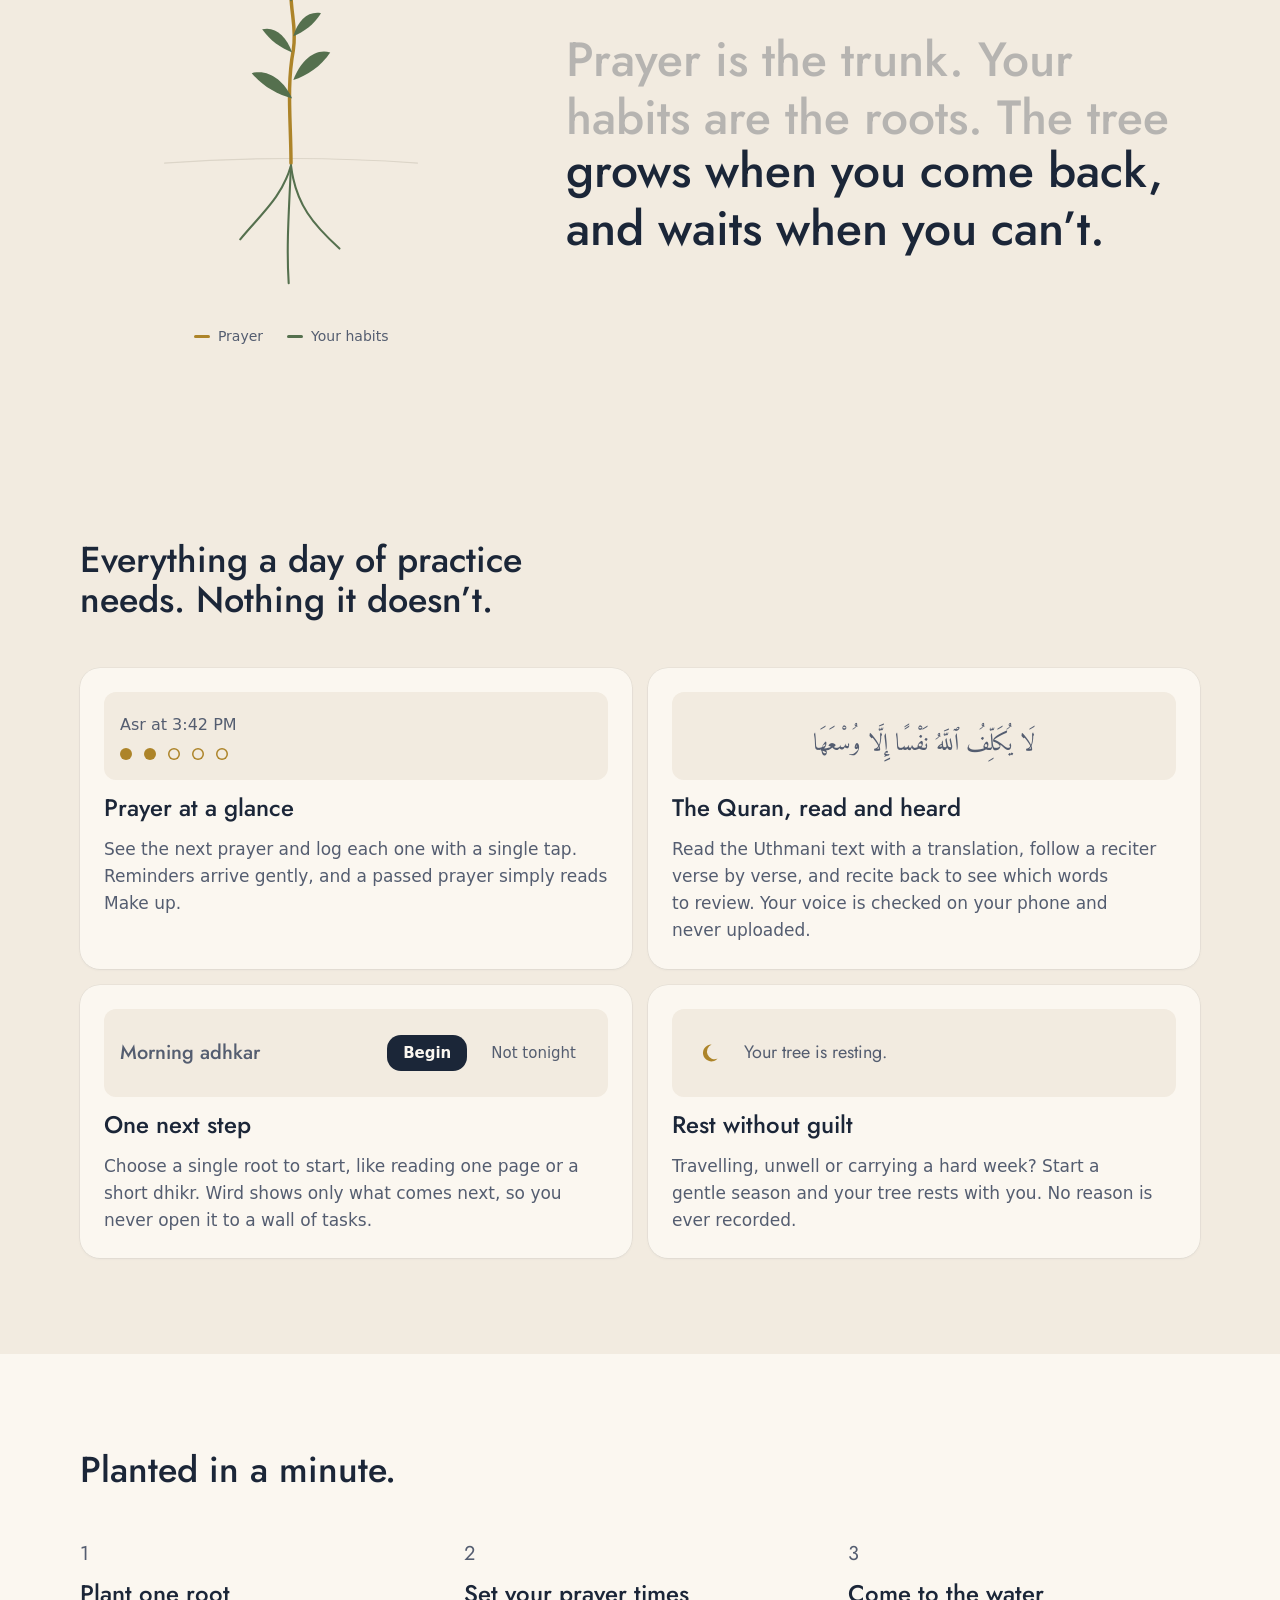
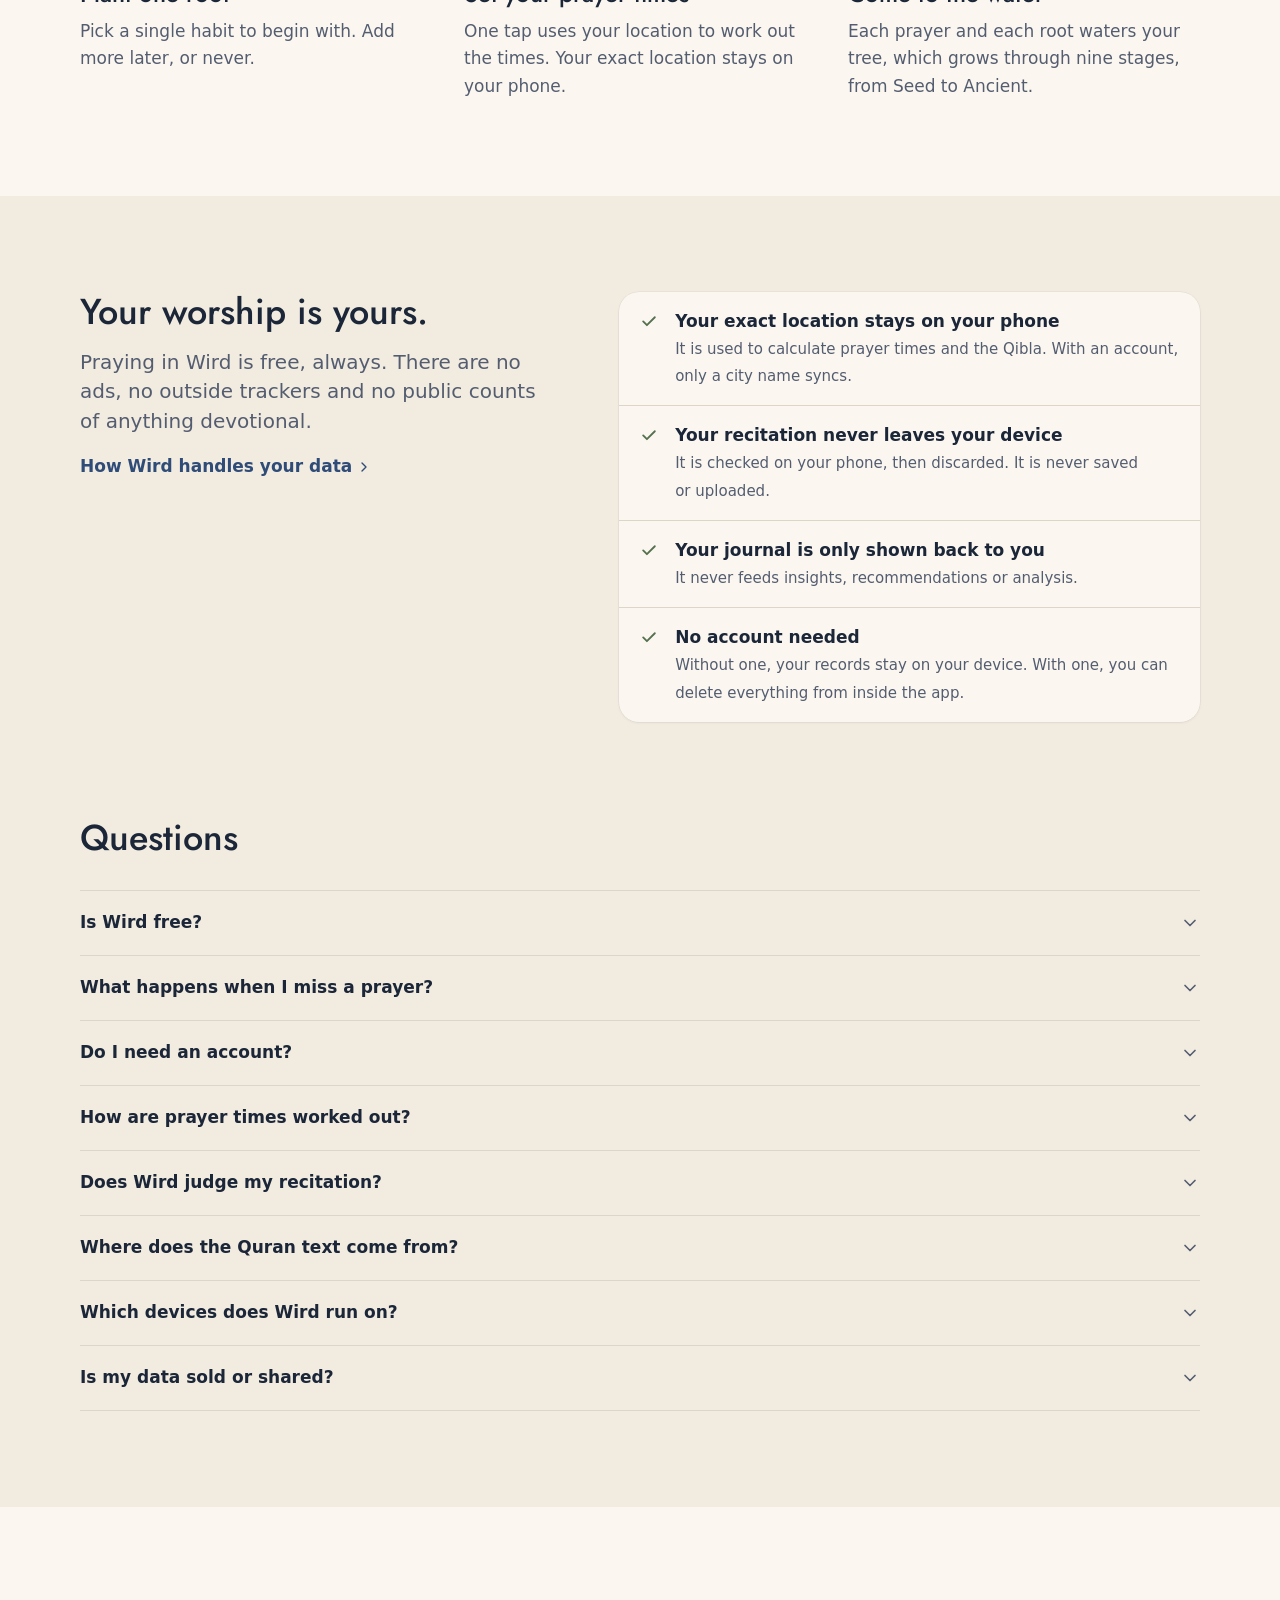
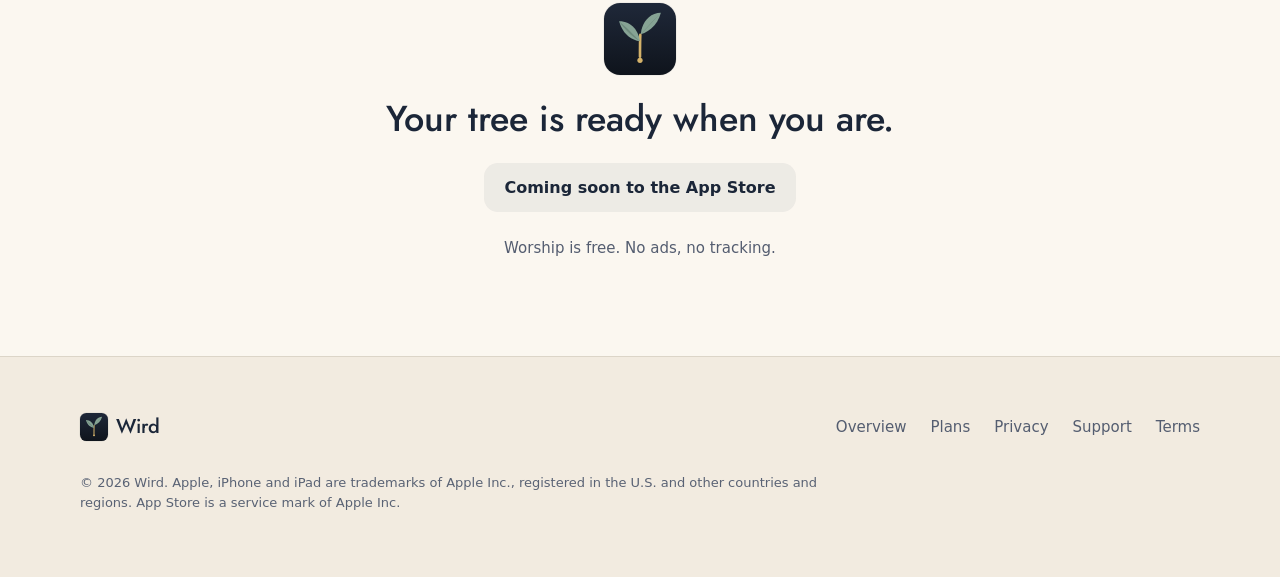
<file: start/index.html>
<!doctype html>
<html lang="en" class="no-js">
<head>
<meta charset="utf-8">
<meta name="viewport" content="width=device-width, initial-scale=1, viewport-fit=cover">
<title>Wird · Come back to prayer, one gentle day at a time</title>
<meta name="description" content="Wird is a calm iPhone and iPad companion for the five prayers, the Quran and small daily habits. No streaks to break, no ads, no tracking. Worship is free for everyone.">
<meta name="color-scheme" content="light dark">
<meta name="theme-color" content="#f2ebe0" media="(prefers-color-scheme: light)">
<meta name="theme-color" content="#0f141c" media="(prefers-color-scheme: dark)">
<!-- Once Wird is live, add Apple's Smart App Banner with the real App Store ID:
<meta name="apple-itunes-app" content="app-id=0000000000">
-->
<meta property="og:type" content="website">
<meta property="og:site_name" content="Wird">
<meta property="og:title" content="Come back to prayer, one gentle day at a time">
<meta property="og:description" content="A calm companion for the five prayers, the Quran and the small habits that hold a day together.">
<meta property="og:url" content="https://www.wirdwellness.app/start/">
<meta property="og:image" content="https://www.wirdwellness.app/assets/og.png">
<meta property="og:image:alt" content="The Wird app icon, a gold stem with two sage leaves, beside the words Come back to prayer.">
<meta name="twitter:card" content="summary_large_image">
<link rel="canonical" href="https://www.wirdwellness.app/start/">
<link rel="icon" href="../assets/icon.svg" type="image/svg+xml">
<link rel="apple-touch-icon" href="../assets/apple-touch-icon.png">
<link rel="preconnect" href="https://fonts.googleapis.com">
<link rel="preconnect" href="https://fonts.gstatic.com" crossorigin>
<link rel="stylesheet" href="https://fonts.googleapis.com/css2?family=Amiri+Quran&family=Jost:wght@400;500&display=swap">
<link rel="stylesheet" href="../assets/wird.css">
<script type="application/ld+json">
{
 "@context": "https://schema.org",
 "@type": "WebPage",
 "name": "Come back to prayer, one gentle day at a time",
 "description": "Wird is a calm iPhone and iPad companion for the five prayers, the Quran and small daily habits. No streaks to break, no ads, no tracking. Worship is free for everyone.",
 "url": "https://www.wirdwellness.app/start/",
 "dateModified": "2026-10-29",
 "inLanguage": "en",
 "isPartOf": {
  "@type": "WebSite",
  "name": "Wird",
  "url": "https://www.wirdwellness.app/"
 },
 "publisher": {
  "@type": "Organization",
  "name": "Wird",
  "url": "https://www.wirdwellness.app/",
  "logo": "https://www.wirdwellness.app/assets/apple-touch-icon.png",
  "email": "hello@wirdwellness.app",
  "address": {
   "@type": "PostalAddress",
   "addressRegion": "Ontario",
   "addressCountry": "CA"
  }
 }
}
</script>
<script type="application/ld+json">
{
 "@context": "https://schema.org",
 "@type": "FAQPage",
 "mainEntity": [
  {
   "@type": "Question",
   "name": "Is Wird free?",
   "acceptedAnswer": {
    "@type": "Answer",
    "text": "Yes, for everything that is worship: the five prayers and their reminders, the Quran, dhikr and your tree, with no ads. Wird Plus and Wird Family add a little more, for you or your family. See the plans."
   }
  },
  {
   "@type": "Question",
   "name": "What happens when I miss a prayer?",
   "acceptedAnswer": {
    "@type": "Answer",
    "text": "Nothing breaks. A passed prayer reads Make up, and you can log it whenever you pray it. On quiet days your tree grows thirsty, but it never dies, and it recovers quickly when you come back."
   }
  },
  {
   "@type": "Question",
   "name": "Do I need an account?",
   "acceptedAnswer": {
    "@type": "Answer",
    "text": "No. Without an account, everything stays on your device. An account lets your records sync between devices, and you can delete it, with everything linked to it, from inside the app."
   }
  },
  {
   "@type": "Question",
   "name": "How are prayer times worked out?",
   "acceptedAnswer": {
    "@type": "Answer",
    "text": "On your phone, from your location and a calculation method you can change. Your exact location is never sent to our servers."
   }
  },
  {
   "@type": "Question",
   "name": "Does Wird judge my recitation?",
   "acceptedAnswer": {
    "@type": "Answer",
    "text": "No. Recite back compares what you say with the text and marks words you may want to review. It does not grade tajweed and is not a religious ruling."
   }
  },
  {
   "@type": "Question",
   "name": "Where does the Quran text come from?",
   "acceptedAnswer": {
    "@type": "Answer",
    "text": "The Arabic is the Tanzil Uthmani text, unmodified. Translations come from QuranEnc. Everything in Discover is reviewed and comes from named sources."
   }
  },
  {
   "@type": "Question",
   "name": "Which devices does Wird run on?",
   "acceptedAnswer": {
    "@type": "Answer",
    "text": "iPhone and iPad with iOS 18 or later. Prayers and Today’s Ayah widgets work on the Home Screen and Lock Screen."
   }
  },
  {
   "@type": "Question",
   "name": "Is my data sold or shared?",
   "acceptedAnswer": {
    "@type": "Answer",
    "text": "Never. Wird has no ads and no tracking or analytics from other companies. Your records are used to run Wird for you, never for advertising or public rankings."
   }
  }
 ]
}
</script>
<style>
  .hero { padding-block: 32px 64px; }
  .hero__grid { display: grid; gap: 48px; align-items: center; }
  .hero__copy { display: flex; flex-direction: column; gap: 24px; }
  .hero h1 { max-width: 680px; }
  .hero .lede { max-width: 600px; }
  @media (min-width: 960px) {
    .hero { padding-block: 64px 96px; }
    .hero__grid { grid-template-columns: minmax(0, 1.15fr) minmax(0, 0.85fr); gap: 64px; }
  }

  .contrast { display: grid; grid-template-columns: minmax(0, 1fr); gap: 32px; }
  @media (min-width: 900px) { .contrast { grid-template-columns: minmax(0, 1fr) minmax(0, 1fr); gap: 64px; align-items: center; } }
  .compare { list-style: none; padding: 0; }
  .compare li { display: grid; grid-template-columns: 1fr auto 1fr; align-items: center; gap: 12px; padding: 16px 20px; }
  .compare li + li { border-top: 0.5px solid var(--hairline); }
  .compare .old { color: var(--ink-tertiary); }
  .compare .new { font-family: var(--font-display); font-weight: 500; font-size: 1.125rem; }
  .compare .arrow { color: var(--ink-tertiary); }
  .compare__head { display: grid; grid-template-columns: 1fr auto 1fr; gap: 12px; padding: 0 20px 8px; }
  .compare__head span:nth-child(2) { width: 16px; }

  .idea { display: grid; grid-template-columns: minmax(0, 1fr); gap: 32px; align-items: center; }
  @media (min-width: 900px) { .idea { grid-template-columns: minmax(0, 0.8fr) minmax(0, 1.2fr); gap: 64px; } }
  .idea__art { max-width: 300px; margin-inline: auto; width: 100%; }
  .idea__art svg { width: 100%; height: auto; }
  .idea__legend { display: flex; gap: 24px; justify-content: center; margin-top: 8px; }
  .idea__legend span { display: inline-flex; align-items: center; gap: 8px; font-size: 0.875rem; color: var(--ink-secondary); }
  .idea__legend i { width: 16px; height: 3px; border-radius: 2px; display: inline-block; }
  .tagline { font-family: var(--font-display); font-weight: 500; font-size: 2.25rem; line-height: 2.75rem; max-width: 680px; text-wrap: balance; }
  @media (min-width: 768px) { .tagline { font-size: 3rem; line-height: 3.6rem; } }

  .benefits { display: grid; gap: 16px; margin-top: 48px; }
  @media (min-width: 768px) { .benefits { grid-template-columns: repeat(2, minmax(0, 1fr)); } }
  .benefit { padding: 24px; display: flex; flex-direction: column; gap: 12px; }
  .benefit__show { min-height: 88px; display: flex; align-items: center; padding: 16px; border-radius: var(--radius-sm); background: var(--canvas); }
  .benefit p { color: var(--ink-secondary); }

  .steps { list-style: none; padding: 0; display: grid; gap: 32px; margin-top: 48px; counter-reset: step; }
  @media (min-width: 768px) { .steps { grid-template-columns: repeat(3, minmax(0, 1fr)); gap: 32px; } }
  .steps li { display: flex; flex-direction: column; gap: 8px; }
  .steps .num { font-family: var(--font-display); font-size: 1.25rem; color: var(--ink-secondary); }
  .steps p { color: var(--ink-secondary); }

  .respect { display: grid; grid-template-columns: minmax(0, 1fr); gap: 32px; }
  @media (min-width: 900px) { .respect { grid-template-columns: minmax(0, 0.9fr) minmax(0, 1.1fr); gap: 64px; align-items: start; } }
  .respect .grouped li { display: flex; gap: 16px; align-items: flex-start; }
  .respect .grouped svg { flex: none; margin-top: 3px; color: var(--leaf); }
  .respect .grouped strong { display: block; font-weight: 600; }
  .respect .grouped span { color: var(--ink-secondary); font-size: 0.9375rem; }

  .final { text-align: center; display: flex; flex-direction: column; align-items: center; gap: 24px; }
  .final .store { justify-content: center; }
</style>
<script src="../assets/wird.js" defer></script>
</head>
<body>
<a class="skip-link" href="#main">Skip to content</a>
<div class="progress" aria-hidden="true"></div>

<header class="nav">
  <div class="nav__bar">
    <a class="brand" href="../">
      <img class="app-icon" src="../assets/icon.svg" width="32" height="32" alt="">
      <span>Wird</span>
    </a>
    <a class="btn btn--tint btn--small" href="../">See all features</a>
  </div>
</header>

<main id="main">

  <section class="hero" aria-labelledby="hero-title">
    <div class="wrap hero__grid">
      <div class="hero__copy">
        <p class="label reveal reveal--blur">For iPhone and iPad</p>
        <h1 id="hero-title" class="display reveal reveal--blur" style="--delay:100ms">Come back to prayer,<br> one gentle day at a time.</h1>
        <p class="lede reveal reveal--blur" style="--delay:220ms">Wird is a calm companion for the five prayers, the Quran and the small habits that hold a day together. Built for people rebuilding a practice, not perfecting one.</p>
        <div class="store reveal reveal--blur" style="--delay:340ms" data-store>
          <span class="store__soon">Coming soon to the App Store</span>
          <span class="store__note">Worship is free. No ads, no tracking.</span>
        </div>
      </div>

      <figure class="reveal moment" style="--delay:200ms" aria-label="Wird's Today screen: your tree, the next prayer and one next step">
        <div class="screen" aria-hidden="true">
          <div>
            <p class="meta">Tuesday · 9 Jumada I</p>
            <p class="screen__greeting">Salaam, Maryam</p>
          </div>
          <div class="tree-card">
            <div class="tree-card__row"><span class="secondary">Your tree</span><span class="label--leaf">Seedling</span></div>
            <svg class="tree-art" width="150" height="150" viewBox="0 0 160 160">
              <path class="ground" d="M24 136 L136 136" stroke-width="1"/>
              <path class="stem" d="M80 136 C80 112 78 98 81 76 C83 62 80 54 80 44" stroke-width="2" fill="none" stroke-linecap="round"/>
              <g class="leaves">
                <path style="--i:4" d="M80 108 C70 104 62 100 54 92 C64 89 74 96 80 108z"/>
                <path style="--i:3" d="M81 96 C90 92 98 88 106 80 C96 77 86 84 81 96z"/>
                <path style="--i:2" d="M81 80 C73 76 67 72 61 66 C69 63 77 69 81 80z"/>
                <path style="--i:1" d="M81 70 C88 66 94 62 99 56 C92 54 85 59 81 70z"/>
                <path style="--i:0" d="M80 50 C76 46 75 41 80 34 C85 41 84 46 80 50z"/>
              </g>
              <path class="drop" d="M80 14 C76 21 74 25 74 28.5 a6 6 0 0 0 12 0 C86 25 84 21 80 14z" fill="var(--water)"/>
              <ellipse class="ripple" cx="80" cy="136" rx="16" ry="3.5" fill="none" stroke="var(--water)" stroke-width="1"/>
            </svg>
            <p class="tree-card__line">You came to the water today.</p>
            <div class="growth"><span class="growth__fill"></span></div>
            <p style="margin-top:12px;font-size:0.875rem;color:var(--accent-text);font-weight:600">How your tree grows ›</p>
          </div>
          <div class="prayer-bar">
            <div>
              <p>Isha in 1h 12m</p>
              <div class="dots"><span class="is-prayed" style="--i:0"></span><span class="is-prayed" style="--i:1"></span><span class="is-prayed" style="--i:2"></span><span class="is-prayed" style="--i:3"></span><span></span></div>
            </div>
            <svg width="18" height="18" viewBox="0 0 24 24" fill="none" stroke="currentColor" stroke-width="2" stroke-linecap="round" stroke-linejoin="round" style="color:var(--ink-secondary)"><path d="M6 9l6 6 6-6"/></svg>
          </div>
          <div>
            <p class="meta" style="margin:0 4px 8px">Your roots</p>
            <div class="roots">
              <div class="roots__next">
                <p class="meta">Next</p>
                <p class="roots__name">Read one page</p>
                <p class="meta" style="font-size:0.875rem">About 3 minutes</p>
                <div class="roots__act">
                  <div class="roots__actions"><span class="mini-btn mini-btn--action">Begin</span><span class="mini-btn mini-btn--plain">Not tonight</span></div>
                  <p class="roots__done"><svg width="14" height="14" viewBox="0 0 24 24" fill="currentColor" aria-hidden="true"><path d="M12 2C9 7 6 10.5 6 14a6 6 0 0 0 12 0c0-3.5-3-7-6-12z"/></svg>A drop reached your tree</p>
                </div>
              </div>
              <div class="roots__row">
                <div><p>33 dhikr</p><p class="meta">Done</p></div>
                <svg width="20" height="20" viewBox="0 0 24 24" fill="none" stroke="currentColor" stroke-width="2.2" stroke-linecap="round" stroke-linejoin="round" style="color:var(--leaf)"><path d="M5 12.5l4.5 4.5L19 7.5"/></svg>
              </div>
            </div>
          </div>
        </div>
      </figure>
    </div>
  </section>

  <section class="section" aria-labelledby="contrast-title">
    <div class="wrap contrast">
      <div class="reveal">
        <h2 id="contrast-title" class="title">Most trackers count what you missed. Wird never does.</h2>
        <p class="lede" style="margin-top:16px">A broken streak can be the reason someone stops altogether. So Wird has no streaks to break and no red marks. It speaks like a kind friend who also prays.</p>
      </div>
      <div class="reveal" style="--delay:150ms">
        <div class="compare__head label" aria-hidden="true"><span>Elsewhere</span><span></span><span>In Wird</span></div>
        <ul class="compare card" aria-label="How Wird words things differently">
          <li class="reveal" style="--delay:150ms"><span class="old">Missed</span><span class="arrow" aria-hidden="true">→</span><span class="new">Make up</span></li>
          <li class="reveal" style="--delay:230ms"><span class="old">Skip</span><span class="arrow" aria-hidden="true">→</span><span class="new">Not tonight</span></li>
          <li class="reveal" style="--delay:310ms"><span class="old">Your streak ended</span><span class="arrow" aria-hidden="true">→</span><span class="new">Your tree is resting</span></li>
          <li class="reveal" style="--delay:390ms"><span class="old">You fell behind</span><span class="arrow" aria-hidden="true">→</span><span class="new">Your tree is ready when you are</span></li>
        </ul>
      </div>
    </div>
  </section>

  <section class="section" aria-label="The idea behind Wird">
    <div class="wrap idea">
      <div class="idea__art">
        <svg class="tree-art season" data-grow data-pause viewBox="0 0 260 330" role="img" aria-labelledby="idea-art-title">
          <title id="idea-art-title">A tree with a gold trunk standing for prayer, and green roots standing for daily habits. Its leaves dry on quiet days and lift again when a drop of water reaches the soil.</title>
          <path class="ground" d="M20 196 Q130 188 240 196" stroke-width="1" fill="none"/>
          <path class="trunk draw" d="M130 196 C130 160 126 130 132 98 C135 80 130 66 130 50" stroke-width="3" fill="none" stroke-linecap="round"/>
          <path class="season-drop" d="M130 6 C126 13 124 17 124 20.5 a6 6 0 0 0 12 0 C136 17 134 13 130 6z" fill="var(--water)"/>
          <ellipse class="season-ripple" cx="130" cy="196" rx="18" ry="4" fill="none" stroke="var(--water)" stroke-width="1"/>
          <g class="leaves">
            <path class="unfold is-left" style="--delay:700ms;--origin:right bottom;--i:4" d="M131 140 C118 136 106 130 96 118 C110 114 124 124 131 140z"/>
            <path class="unfold" style="--delay:850ms;--origin:left bottom;--i:3" d="M132 124 C144 120 156 112 164 100 C150 96 138 108 132 124z"/>
            <path class="unfold is-left" style="--delay:1000ms;--origin:right bottom;--i:2" d="M131 100 C121 96 112 90 105 80 C116 77 126 86 131 100z"/>
            <path class="unfold" style="--delay:1150ms;--origin:left bottom;--i:1" d="M132 86 C141 82 150 76 156 66 C145 64 136 72 132 86z"/>
            <path class="unfold" style="--delay:1300ms;--origin:center bottom;--i:0;--droop:0deg" d="M130 56 C125 50 125 43 130 34 C135 43 135 50 130 56z"/>
          </g>
          <g class="roots-line" fill="none" stroke-width="1.8" stroke-linecap="round">
            <path class="draw" style="--delay:1500ms" d="M130 198 C122 226 104 240 86 262"/>
            <path class="draw" style="--delay:1650ms" d="M130 198 C134 232 150 250 172 270"/>
            <path class="draw" style="--delay:1800ms" d="M130 198 C128 240 126 270 128 300"/>
          </g>
        </svg>
        <div class="idea__legend" aria-hidden="true">
          <span><i style="background:var(--gold-fill)"></i>Prayer</span>
          <span><i style="background:var(--leaf)"></i>Your habits</span>
        </div>
      </div>
      <p class="tagline" data-tagline>
        <span data-words="gold">Prayer is the trunk.</span>
        <span data-words="leaf">Your habits are the roots.</span>
        <span data-words>The tree grows when you come back, and waits when you can’t.</span>
      </p>
    </div>
  </section>

  <section class="section" aria-labelledby="benefits-title">
    <div class="wrap">
      <div class="measure reveal">
        <h2 id="benefits-title" class="title">Everything a day of practice needs. Nothing it doesn’t.</h2>
      </div>
      <div class="benefits">
        <article class="benefit card reveal lift">
          <div class="benefit__show" aria-hidden="true">
            <div style="width:100%">
              <p style="font-size:1rem">Asr at 3:42 PM</p>
              <div class="dots"><span class="is-prayed"></span><span class="is-prayed"></span><span></span><span></span><span></span></div>
            </div>
          </div>
          <h3 class="heading">Prayer at a glance</h3>
          <p>See the next prayer and log each one with a single tap. Reminders arrive gently, and a passed prayer simply reads Make up.</p>
        </article>
        <article class="benefit card reveal lift" style="--delay:100ms">
          <div class="benefit__show" aria-hidden="true" style="justify-content:center">
            <p class="quran follow" data-pause style="font-size:1.5rem;line-height:1.8"><span style="--i:0">لَا</span> <span style="--i:1">يُكَلِّفُ</span> <span style="--i:2">ٱللَّهُ</span> <span style="--i:3">نَفْسًا</span> <span style="--i:4">إِلَّا</span> <span style="--i:5">وُسْعَهَا</span></p>
          </div>
          <h3 class="heading">The Quran, read and heard</h3>
          <p>Read the Uthmani text with a translation, follow a reciter verse by verse, and recite back to see which words to review. Your voice is checked on your phone and never uploaded.</p>
        </article>
        <article class="benefit card reveal lift">
          <div class="benefit__show" aria-hidden="true">
            <div style="width:100%;display:flex;align-items:center;justify-content:space-between;gap:8px;flex-wrap:wrap">
              <p class="roots__name" style="margin:0">Morning adhkar</p>
              <div class="roots__actions" style="margin:0"><span class="mini-btn mini-btn--action">Begin</span><span class="mini-btn mini-btn--plain">Not tonight</span></div>
            </div>
          </div>
          <h3 class="heading">One next step</h3>
          <p>Choose a single root to start, like reading one page or a short dhikr. Wird shows only what comes next, so you never open it to a wall of tasks.</p>
        </article>
        <article class="benefit card reveal lift" style="--delay:100ms">
          <div class="benefit__show" aria-hidden="true" style="gap:16px">
            <svg width="40" height="40" viewBox="0 0 200 200" data-pause><path class="breathe" d="M118 58a42 42 0 1 0 30 70a34 34 0 1 1 -30 -70z" fill="var(--gold-fill)"/></svg>
            <p style="font-family:var(--font-display);font-size:1.125rem">Your tree is resting.</p>
          </div>
          <h3 class="heading">Rest without guilt</h3>
          <p>Travelling, unwell or carrying a hard week? Start a gentle season and your tree rests with you. No reason is ever recorded.</p>
        </article>
      </div>
    </div>
  </section>

  <section class="section" aria-labelledby="how-title" style="background:var(--surface)">
    <div class="wrap">
      <h2 id="how-title" class="title reveal">Planted in a minute.</h2>
      <ol class="steps">
        <li class="reveal">
          <span class="num" aria-hidden="true">1</span>
          <h3 class="heading">Plant one root</h3>
          <p>Pick a single habit to begin with. Add more later, or never.</p>
        </li>
        <li class="reveal" style="--delay:150ms">
          <span class="num" aria-hidden="true">2</span>
          <h3 class="heading">Set your prayer times</h3>
          <p>One tap uses your location to work out the times. Your exact location stays on your phone.</p>
        </li>
        <li class="reveal" style="--delay:300ms">
          <span class="num" aria-hidden="true">3</span>
          <h3 class="heading">Come to the water</h3>
          <p>Each prayer and each root waters your tree, which grows through nine stages, from Seed to Ancient.</p>
        </li>
      </ol>
    </div>
  </section>

  <section class="section" aria-labelledby="respect-title">
    <div class="wrap respect">
      <div class="reveal">
        <h2 id="respect-title" class="title">Your worship is yours.</h2>
        <p class="lede" style="margin-top:16px">Praying in Wird is free, always. There are no ads, no outside trackers and no public counts of anything devotional.</p>
        <a class="text-link" href="../privacy/" style="margin-top:8px">How Wird handles your data
          <svg width="16" height="16" viewBox="0 0 24 24" fill="none" stroke="currentColor" stroke-width="2" stroke-linecap="round" stroke-linejoin="round" aria-hidden="true"><path d="M9 6l6 6-6 6"/></svg>
        </a>
      </div>
      <ul class="grouped reveal" style="--delay:150ms">
        <li>
          <svg width="20" height="20" viewBox="0 0 24 24" fill="none" stroke="currentColor" stroke-width="2.2" stroke-linecap="round" stroke-linejoin="round" aria-hidden="true"><path d="M5 12.5l4.5 4.5L19 7.5"/></svg>
          <p><strong>Your exact location stays on your phone</strong><span>It is used to calculate prayer times and the Qibla. With an account, only a city name syncs.</span></p>
        </li>
        <li>
          <svg width="20" height="20" viewBox="0 0 24 24" fill="none" stroke="currentColor" stroke-width="2.2" stroke-linecap="round" stroke-linejoin="round" aria-hidden="true"><path d="M5 12.5l4.5 4.5L19 7.5"/></svg>
          <p><strong>Your recitation never leaves your device</strong><span>It is checked on your phone, then discarded. It is never saved or uploaded.</span></p>
        </li>
        <li>
          <svg width="20" height="20" viewBox="0 0 24 24" fill="none" stroke="currentColor" stroke-width="2.2" stroke-linecap="round" stroke-linejoin="round" aria-hidden="true"><path d="M5 12.5l4.5 4.5L19 7.5"/></svg>
          <p><strong>Your journal is only shown back to you</strong><span>It never feeds insights, recommendations or analysis.</span></p>
        </li>
        <li>
          <svg width="20" height="20" viewBox="0 0 24 24" fill="none" stroke="currentColor" stroke-width="2.2" stroke-linecap="round" stroke-linejoin="round" aria-hidden="true"><path d="M5 12.5l4.5 4.5L19 7.5"/></svg>
          <p><strong>No account needed</strong><span>Without one, your records stay on your device. With one, you can delete everything from inside the app.</span></p>
        </li>
      </ul>
    </div>
  </section>

  <section class="section" aria-labelledby="faq-title" style="padding-top:0">
    <div class="wrap">
      <h2 id="faq-title" class="title reveal" style="margin-bottom:32px">Questions</h2>
      <div class="faq reveal">
        <details>
          <summary>Is Wird free?<svg width="20" height="20" viewBox="0 0 24 24" fill="none" stroke="currentColor" stroke-width="2" stroke-linecap="round" stroke-linejoin="round" aria-hidden="true"><path d="M6 9l6 6 6-6"/></svg></summary>
          <div><p>Yes, for everything that is worship: the five prayers and their reminders, the Quran, dhikr and your tree, with no ads. Wird Plus and Wird Family add a little more, for you or your family. <a href="../learn/plans/">See the plans.</a></p></div>
        </details>
        <details>
          <summary>What happens when I miss a prayer?<svg width="20" height="20" viewBox="0 0 24 24" fill="none" stroke="currentColor" stroke-width="2" stroke-linecap="round" stroke-linejoin="round" aria-hidden="true"><path d="M6 9l6 6 6-6"/></svg></summary>
          <div><p>Nothing breaks. A passed prayer reads Make up, and you can log it whenever you pray it. On quiet days your tree grows thirsty, but it never dies, and it recovers quickly when you come back.</p></div>
        </details>
        <details>
          <summary>Do I need an account?<svg width="20" height="20" viewBox="0 0 24 24" fill="none" stroke="currentColor" stroke-width="2" stroke-linecap="round" stroke-linejoin="round" aria-hidden="true"><path d="M6 9l6 6 6-6"/></svg></summary>
          <div><p>No. Without an account, everything stays on your device. An account lets your records sync between devices, and you can delete it, with everything linked to it, from inside the app.</p></div>
        </details>
        <details>
          <summary>How are prayer times worked out?<svg width="20" height="20" viewBox="0 0 24 24" fill="none" stroke="currentColor" stroke-width="2" stroke-linecap="round" stroke-linejoin="round" aria-hidden="true"><path d="M6 9l6 6 6-6"/></svg></summary>
          <div><p>On your phone, from your location and a calculation method you can change. Your exact location is never sent to our servers.</p></div>
        </details>
        <details>
          <summary>Does Wird judge my recitation?<svg width="20" height="20" viewBox="0 0 24 24" fill="none" stroke="currentColor" stroke-width="2" stroke-linecap="round" stroke-linejoin="round" aria-hidden="true"><path d="M6 9l6 6 6-6"/></svg></summary>
          <div><p>No. Recite back compares what you say with the text and marks words you may want to review. It does not grade tajweed and is not a religious ruling.</p></div>
        </details>
        <details>
          <summary>Where does the Quran text come from?<svg width="20" height="20" viewBox="0 0 24 24" fill="none" stroke="currentColor" stroke-width="2" stroke-linecap="round" stroke-linejoin="round" aria-hidden="true"><path d="M6 9l6 6 6-6"/></svg></summary>
          <div><p>The Arabic is the Tanzil Uthmani text, unmodified. Translations come from QuranEnc. Everything in Discover is reviewed and comes from named sources.</p></div>
        </details>
        <details>
          <summary>Which devices does Wird run on?<svg width="20" height="20" viewBox="0 0 24 24" fill="none" stroke="currentColor" stroke-width="2" stroke-linecap="round" stroke-linejoin="round" aria-hidden="true"><path d="M6 9l6 6 6-6"/></svg></summary>
          <div><p>iPhone and iPad with iOS 18 or later. Prayers and Today’s Ayah widgets work on the Home Screen and Lock Screen.</p></div>
        </details>
        <details>
          <summary>Is my data sold or shared?<svg width="20" height="20" viewBox="0 0 24 24" fill="none" stroke="currentColor" stroke-width="2" stroke-linecap="round" stroke-linejoin="round" aria-hidden="true"><path d="M6 9l6 6 6-6"/></svg></summary>
          <div><p>Never. Wird has no ads and no tracking or analytics from other companies. Your records are used to run Wird for you, never for advertising or public rankings.</p></div>
        </details>
      </div>
    </div>
  </section>

  <section class="section" aria-labelledby="final-title" style="background:var(--surface)">
    <div class="wrap final reveal">
      <img class="app-icon" src="../assets/icon.svg" width="72" height="72" alt="">
      <h2 id="final-title" class="title">Your tree is ready when you are.</h2>
      <div class="store" data-store>
        <span class="store__soon">Coming soon to the App Store</span>
      </div>
      <p class="store__note">Worship is free. No ads, no tracking.</p>
    </div>
  </section>

</main>

<footer class="footer">
  <div class="wrap">
    <div class="footer__top">
      <a class="brand" href="../">
        <img class="app-icon" src="../assets/icon.svg" width="28" height="28" alt="">
        <span>Wird</span>
      </a>
      <ul class="footer__links">
        <li><a href="../">Overview</a></li>
        <li><a href="../learn/plans/">Plans</a></li>
        <li><a href="../privacy/">Privacy</a></li>
        <li><a href="../support/">Support</a></li>
        <li><a href="../terms/">Terms</a></li>
      </ul>
    </div>
    <p class="footer__legal">© <span data-year>2026</span> Wird. Apple, iPhone and iPad are trademarks of Apple Inc., registered in the U.S. and other countries and regions. App Store is a service mark of Apple Inc.</p>
  </div>
</footer>
</body>
</html>
</file>
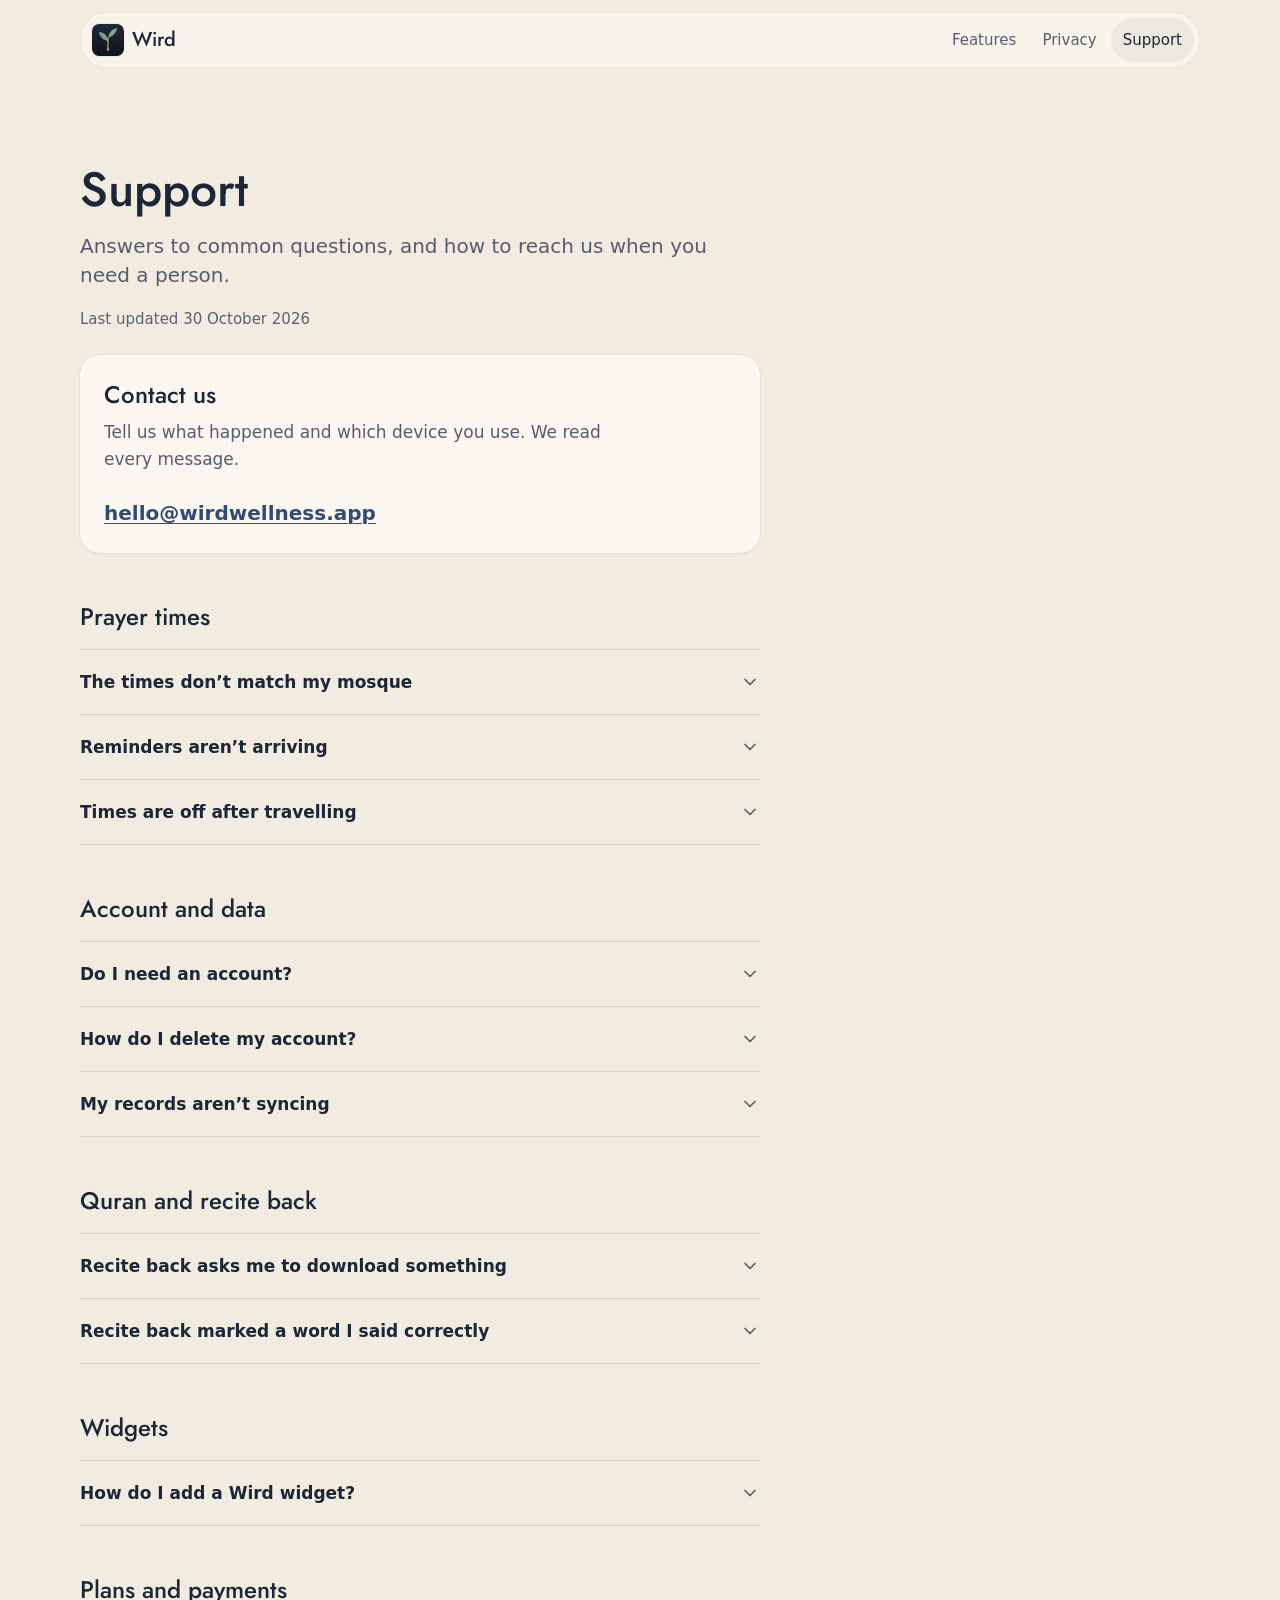
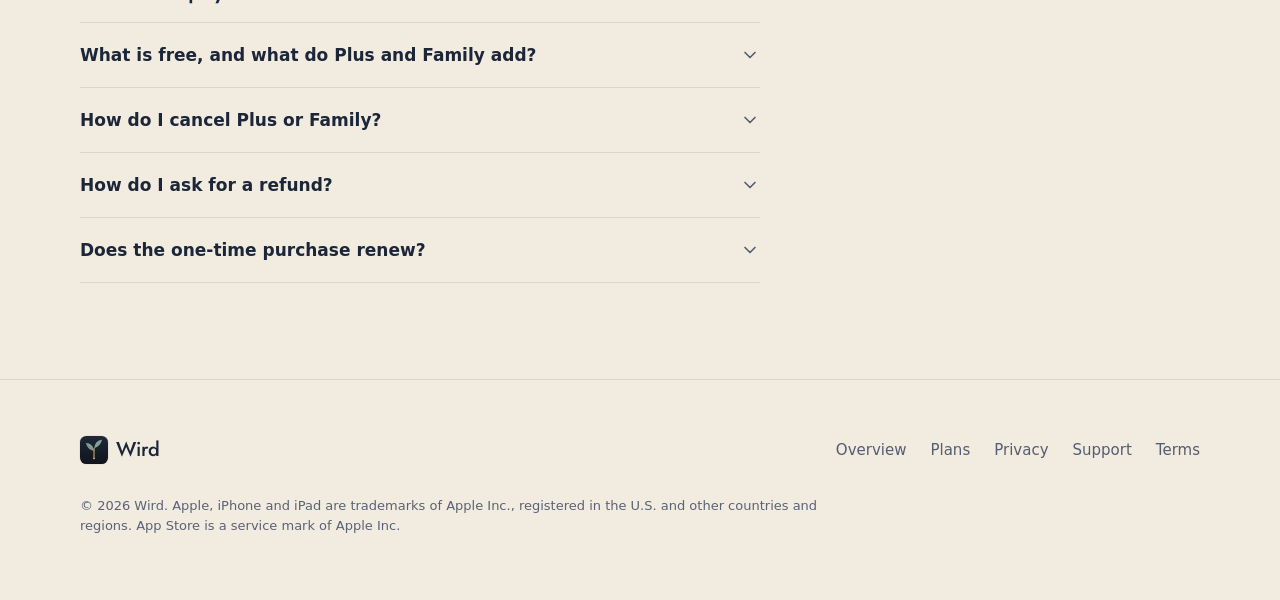
<file: support/index.html>
<!doctype html>
<html lang="en" class="no-js">
<head>
<meta charset="utf-8">
<meta name="viewport" content="width=device-width, initial-scale=1, viewport-fit=cover">
<title>Support · Wird</title>
<meta name="description" content="Help with Wird: prayer times, reminders, widgets, your account and data, recite back, and the Plus and Family plans.">
<meta name="color-scheme" content="light dark">
<meta name="theme-color" content="#f2ebe0" media="(prefers-color-scheme: light)">
<meta name="theme-color" content="#0f141c" media="(prefers-color-scheme: dark)">
<meta property="og:title" content="Support · Wird">
<meta property="og:description" content="Help with Wird: prayer times, reminders, widgets, your account and data, recite back, and the Plus and Family plans.">
<meta property="og:url" content="https://www.wirdwellness.app/support/">
<meta property="og:image" content="https://www.wirdwellness.app/assets/og.png">
<link rel="canonical" href="https://www.wirdwellness.app/support/">
<link rel="icon" href="../assets/icon.svg" type="image/svg+xml">
<link rel="apple-touch-icon" href="../assets/apple-touch-icon.png">
<link rel="preconnect" href="https://fonts.googleapis.com">
<link rel="preconnect" href="https://fonts.gstatic.com" crossorigin>
<link rel="stylesheet" href="https://fonts.googleapis.com/css2?family=Jost:wght@400;500&display=swap">
<link rel="stylesheet" href="../assets/wird.css">
<style>
  .contact { display: flex; flex-direction: column; gap: 8px; }
  .contact a[data-support-email] { font-size: 1.25rem; font-weight: 600; }
  .topics { margin-top: 48px; }
  .topics h2 { margin: 48px 0 16px; font-size: 1.5rem; line-height: 2rem; }
</style>
<script type="application/ld+json">
{
 "@context": "https://schema.org",
 "@type": "WebPage",
 "name": "Support · Wird",
 "description": "Help with Wird: prayer times, reminders, widgets, your account and data, recite back, and the Plus and Family plans.",
 "url": "https://www.wirdwellness.app/support/",
 "dateModified": "2026-10-30",
 "inLanguage": "en",
 "isPartOf": {
  "@type": "WebSite",
  "name": "Wird",
  "url": "https://www.wirdwellness.app/"
 },
 "publisher": {
  "@type": "Organization",
  "name": "Wird",
  "url": "https://www.wirdwellness.app/",
  "logo": "https://www.wirdwellness.app/assets/apple-touch-icon.png",
  "email": "hello@wirdwellness.app",
  "address": {
   "@type": "PostalAddress",
   "addressRegion": "Ontario",
   "addressCountry": "CA"
  }
 }
}
</script>
<script type="application/ld+json">
{
 "@context": "https://schema.org",
 "@type": "FAQPage",
 "mainEntity": [
  {
   "@type": "Question",
   "name": "The times don’t match my mosque",
   "acceptedAnswer": {
    "@type": "Answer",
    "text": "Calculated times are estimates that depend on the method and your location. Open Journey › Me › Prayer times & location, check that your location is right, and choose the calculation method your community follows. When in doubt, follow your trusted local timetable or mosque."
   }
  },
  {
   "@type": "Question",
   "name": "Reminders aren’t arriving",
   "acceptedAnswer": {
    "@type": "Answer",
    "text": "Open the Settings app, tap Notifications, then Wird, and make sure Allow Notifications is on. Check that a Focus isn’t silencing Wird. In Wird, open Journey › Me › Notifications & Devices to choose which reminders you get. Reminders are scheduled on your device, so they keep working offline."
   }
  },
  {
   "@type": "Question",
   "name": "Times are off after travelling",
   "acceptedAnswer": {
    "@type": "Answer",
    "text": "Update your location in Journey › Me › Prayer times & location. Wird recalculates the times and reschedules your reminders."
   }
  },
  {
   "@type": "Question",
   "name": "Do I need an account?",
   "acceptedAnswer": {
    "@type": "Answer",
    "text": "No. Without one, everything stays on your device. An account lets your records sync between your devices."
   }
  },
  {
   "@type": "Question",
   "name": "How do I delete my account?",
   "acceptedAnswer": {
    "@type": "Answer",
    "text": "Open Journey › Me › Account, then tap Delete account. This permanently deletes your profile and every record linked to your account, then erases Wird’s data on that device. Not signed in? The same place offers Erase data on this device."
   }
  },
  {
   "@type": "Question",
   "name": "My records aren’t syncing",
   "acceptedAnswer": {
    "@type": "Answer",
    "text": "Make sure you are signed in to the same account on each device and connected to the internet. Anything you logged offline syncs once you reconnect."
   }
  },
  {
   "@type": "Question",
   "name": "Recite back asks me to download something",
   "acceptedAnswer": {
    "@type": "Answer",
    "text": "Recite back uses a Quran speech model that runs on your device. Wird downloads it once, with your permission, and shows the size first. After that, checking your recitation works without sending your voice anywhere."
   }
  },
  {
   "@type": "Question",
   "name": "Recite back marked a word I said correctly",
   "acceptedAnswer": {
    "@type": "Answer",
    "text": "It can happen in a noisy room or when reciting quickly. Recite back is a memorization aid: it does not grade tajweed and is not a religious ruling. Try again somewhere quieter, a little more slowly."
   }
  },
  {
   "@type": "Question",
   "name": "How do I add a Wird widget?",
   "acceptedAnswer": {
    "@type": "Answer",
    "text": "Touch and hold an empty area of your Home Screen until the apps jiggle, tap Edit, then Add Widget, and search for Wird. Choose Prayers or Today’s Ayah. For the Lock Screen, touch and hold the Lock Screen, tap Customize, then add a Wird widget."
   }
  },
  {
   "@type": "Question",
   "name": "What is free, and what do Plus and Family add?",
   "acceptedAnswer": {
    "@type": "Answer",
    "text": "Everything that is worship is free: the five prayers and their reminders, the Quran, dhikr, your tree and your history, with no ads. Wird Plus adds extras for one adult, like the full set of widgets and the Fajr alarm. Wird Family adds Wird Kids on up to five children's iPads. See the plans."
   }
  },
  {
   "@type": "Question",
   "name": "How do I cancel Plus or Family?",
   "acceptedAnswer": {
    "@type": "Answer",
    "text": "Both are App Store subscriptions. Open the Settings app, tap your name, then Subscriptions, choose Wird and tap Cancel Subscription. Only the extras pause. Every prayer, page and journal entry stays readable and exportable."
   }
  },
  {
   "@type": "Question",
   "name": "How do I ask for a refund?",
   "acceptedAnswer": {
    "@type": "Answer",
    "text": "Purchases are handled by Apple. Request a refund at reportaproblem.apple.com. If your family stops using Wird Family in the first 30 days, write to us at hello@wirdwellness.app and we will refund the year."
   }
  },
  {
   "@type": "Question",
   "name": "Does the one-time purchase renew?",
   "acceptedAnswer": {
    "@type": "Answer",
    "text": "No. Wird Plus bought once ($49.99) and Wird Family, forever ($149.99, sold only from Ramadan to Eid 2027) are single purchases with no renewal."
   }
  }
 ]
}
</script>
<script src="../assets/wird.js" defer></script>
</head>
<body>
<a class="skip-link" href="#main">Skip to content</a>
<div class="progress" aria-hidden="true"></div>

<header class="nav">
  <nav class="nav__bar" aria-label="Main">
    <a class="brand" href="../">
      <img class="app-icon" src="../assets/icon.svg" width="32" height="32" alt="">
      <span class="brand__word">Wird</span>
    </a>
    <ul class="nav__links">
      <li><a href="../#features">Features</a></li>
      <li><a href="../privacy/">Privacy</a></li>
      <li><a href="./" aria-current="page">Support</a></li>
    </ul>
  </nav>
</header>

<main id="main" class="section">
  <div class="wrap">
    <div class="prose">
      <div data-stagger>
        <h1 class="display">Support</h1>
        <p class="lede" style="margin-top:16px">Answers to common questions, and how to reach us when you need a person.</p>
        <p class="updated">Last updated 30 October 2026</p>
      </div>

      <section class="card card--pad contact" aria-labelledby="contact-title">
        <h2 id="contact-title" class="heading" style="margin:0">Contact us</h2>
        <p class="secondary">Tell us what happened and which device you use. We read every message.</p>
        <a data-support-email hidden></a>
        <p data-support-pending><a href="mailto:hello@wirdwellness.app">hello@wirdwellness.app</a></p>
      </section>
    </div>

    <div class="topics prose">
      <h2>Prayer times</h2>
      <div class="faq">
        <details>
          <summary>The times don’t match my mosque<svg width="20" height="20" viewBox="0 0 24 24" fill="none" stroke="currentColor" stroke-width="2" stroke-linecap="round" stroke-linejoin="round" aria-hidden="true"><path d="M6 9l6 6 6-6"/></svg></summary>
          <div>
            <p>Calculated times are estimates that depend on the method and your location. Open Journey › Me › Prayer times &amp; location, check that your location is right, and choose the calculation method your community follows.</p>
            <p>When in doubt, follow your trusted local timetable or mosque.</p>
          </div>
        </details>
        <details>
          <summary>Reminders aren’t arriving<svg width="20" height="20" viewBox="0 0 24 24" fill="none" stroke="currentColor" stroke-width="2" stroke-linecap="round" stroke-linejoin="round" aria-hidden="true"><path d="M6 9l6 6 6-6"/></svg></summary>
          <div>
            <p>Open the Settings app, tap Notifications, then Wird, and make sure Allow Notifications is on. Check that a Focus isn’t silencing Wird.</p>
            <p>In Wird, open Journey › Me › Notifications &amp; Devices to choose which reminders you get. Reminders are scheduled on your device, so they keep working offline.</p>
          </div>
        </details>
        <details>
          <summary>Times are off after travelling<svg width="20" height="20" viewBox="0 0 24 24" fill="none" stroke="currentColor" stroke-width="2" stroke-linecap="round" stroke-linejoin="round" aria-hidden="true"><path d="M6 9l6 6 6-6"/></svg></summary>
          <div><p>Update your location in Journey › Me › Prayer times &amp; location. Wird recalculates the times and reschedules your reminders.</p></div>
        </details>
      </div>

      <h2>Account and data</h2>
      <div class="faq">
        <details>
          <summary>Do I need an account?<svg width="20" height="20" viewBox="0 0 24 24" fill="none" stroke="currentColor" stroke-width="2" stroke-linecap="round" stroke-linejoin="round" aria-hidden="true"><path d="M6 9l6 6 6-6"/></svg></summary>
          <div><p>No. Without one, everything stays on your device. An account lets your records sync between your devices.</p></div>
        </details>
        <details>
          <summary>How do I delete my account?<svg width="20" height="20" viewBox="0 0 24 24" fill="none" stroke="currentColor" stroke-width="2" stroke-linecap="round" stroke-linejoin="round" aria-hidden="true"><path d="M6 9l6 6 6-6"/></svg></summary>
          <div>
            <p>Open Journey › Me › Account, then tap Delete account. This permanently deletes your profile and every record linked to your account, then erases Wird’s data on that device.</p>
            <p>Not signed in? The same place offers Erase data on this device.</p>
          </div>
        </details>
        <details>
          <summary>My records aren’t syncing<svg width="20" height="20" viewBox="0 0 24 24" fill="none" stroke="currentColor" stroke-width="2" stroke-linecap="round" stroke-linejoin="round" aria-hidden="true"><path d="M6 9l6 6 6-6"/></svg></summary>
          <div><p>Make sure you are signed in to the same account on each device and connected to the internet. Anything you logged offline syncs once you reconnect.</p></div>
        </details>
      </div>

      <h2>Quran and recite back</h2>
      <div class="faq">
        <details>
          <summary>Recite back asks me to download something<svg width="20" height="20" viewBox="0 0 24 24" fill="none" stroke="currentColor" stroke-width="2" stroke-linecap="round" stroke-linejoin="round" aria-hidden="true"><path d="M6 9l6 6 6-6"/></svg></summary>
          <div><p>Recite back uses a Quran speech model that runs on your device. Wird downloads it once, with your permission, and shows the size first. After that, checking your recitation works without sending your voice anywhere.</p></div>
        </details>
        <details>
          <summary>Recite back marked a word I said correctly<svg width="20" height="20" viewBox="0 0 24 24" fill="none" stroke="currentColor" stroke-width="2" stroke-linecap="round" stroke-linejoin="round" aria-hidden="true"><path d="M6 9l6 6 6-6"/></svg></summary>
          <div><p>It can happen in a noisy room or when reciting quickly. Recite back is a memorization aid: it does not grade tajweed and is not a religious ruling. Try again somewhere quieter, a little more slowly.</p></div>
        </details>
      </div>

      <h2>Widgets</h2>
      <div class="faq">
        <details>
          <summary>How do I add a Wird widget?<svg width="20" height="20" viewBox="0 0 24 24" fill="none" stroke="currentColor" stroke-width="2" stroke-linecap="round" stroke-linejoin="round" aria-hidden="true"><path d="M6 9l6 6 6-6"/></svg></summary>
          <div><p>Touch and hold an empty area of your Home Screen until the apps jiggle, tap Edit, then Add Widget, and search for Wird. Choose Prayers or Today’s Ayah. For the Lock Screen, touch and hold the Lock Screen, tap Customize, then add a Wird widget.</p></div>
        </details>
      </div>

      <h2>Plans and payments</h2>
      <div class="faq">
        <details>
          <summary>What is free, and what do Plus and Family add?<svg width="20" height="20" viewBox="0 0 24 24" fill="none" stroke="currentColor" stroke-width="2" stroke-linecap="round" stroke-linejoin="round" aria-hidden="true"><path d="M6 9l6 6 6-6"/></svg></summary>
          <div><p>Everything that is worship is free: the five prayers and their reminders, the Quran, dhikr, your tree and your history, with no ads. Wird Plus adds extras for one adult, like the full set of widgets and the Fajr alarm. Wird Family adds Wird Kids on up to five children's iPads. <a href="../learn/plans/">See the plans.</a></p></div>
        </details>
        <details>
          <summary>How do I cancel Plus or Family?<svg width="20" height="20" viewBox="0 0 24 24" fill="none" stroke="currentColor" stroke-width="2" stroke-linecap="round" stroke-linejoin="round" aria-hidden="true"><path d="M6 9l6 6 6-6"/></svg></summary>
          <div><p>Both are App Store subscriptions. Open the Settings app, tap your name, then Subscriptions, choose Wird and tap Cancel Subscription. Only the extras pause. Every prayer, page and journal entry stays readable and exportable.</p></div>
        </details>
        <details>
          <summary>How do I ask for a refund?<svg width="20" height="20" viewBox="0 0 24 24" fill="none" stroke="currentColor" stroke-width="2" stroke-linecap="round" stroke-linejoin="round" aria-hidden="true"><path d="M6 9l6 6 6-6"/></svg></summary>
          <div><p>Purchases are handled by Apple. Request a refund at <a href="https://reportaproblem.apple.com">reportaproblem.apple.com</a>. If your family stops using Wird Family in the first 30 days, write to us at <a href="mailto:hello@wirdwellness.app">hello@wirdwellness.app</a> and we will refund the year.</p></div>
        </details>
        <details>
          <summary>Does the one-time purchase renew?<svg width="20" height="20" viewBox="0 0 24 24" fill="none" stroke="currentColor" stroke-width="2" stroke-linecap="round" stroke-linejoin="round" aria-hidden="true"><path d="M6 9l6 6 6-6"/></svg></summary>
          <div><p>No. Wird Plus bought once ($49.99) and Wird Family, forever ($149.99, sold only from Ramadan to Eid 2027) are single purchases with no renewal.</p></div>
        </details>
      </div>
    </div>
  </div>
</main>

<footer class="footer">
  <div class="wrap">
    <div class="footer__top">
      <a class="brand" href="../">
        <img class="app-icon" src="../assets/icon.svg" width="28" height="28" alt="">
        <span>Wird</span>
      </a>
      <ul class="footer__links">
        <li><a href="../">Overview</a></li>
        <li><a href="../learn/plans/">Plans</a></li>
        <li><a href="../privacy/">Privacy</a></li>
        <li><a href="./" aria-current="page">Support</a></li>
        <li><a href="../terms/">Terms</a></li>
      </ul>
    </div>
    <p class="footer__legal">© <span data-year>2026</span> Wird. Apple, iPhone and iPad are trademarks of Apple Inc., registered in the U.S. and other countries and regions. App Store is a service mark of Apple Inc.</p>
  </div>
</footer>
</body>
</html>
</file>
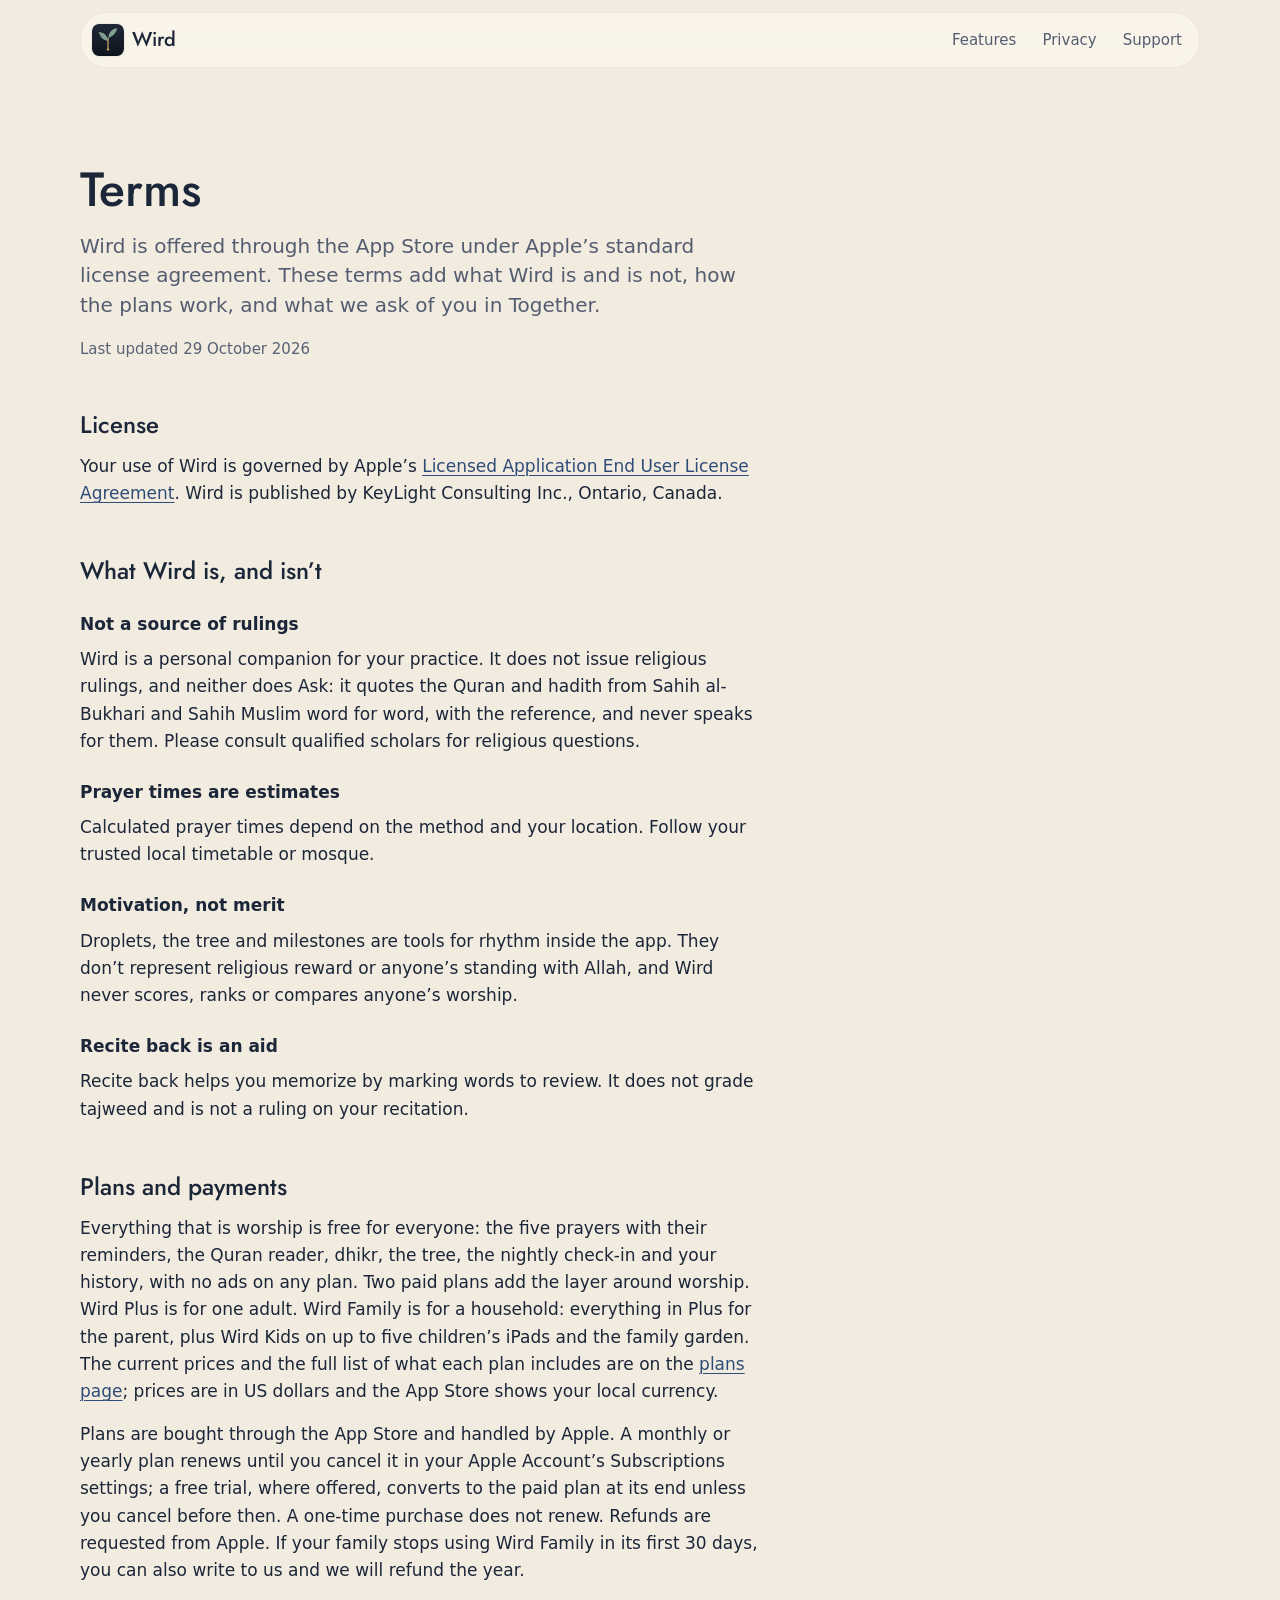
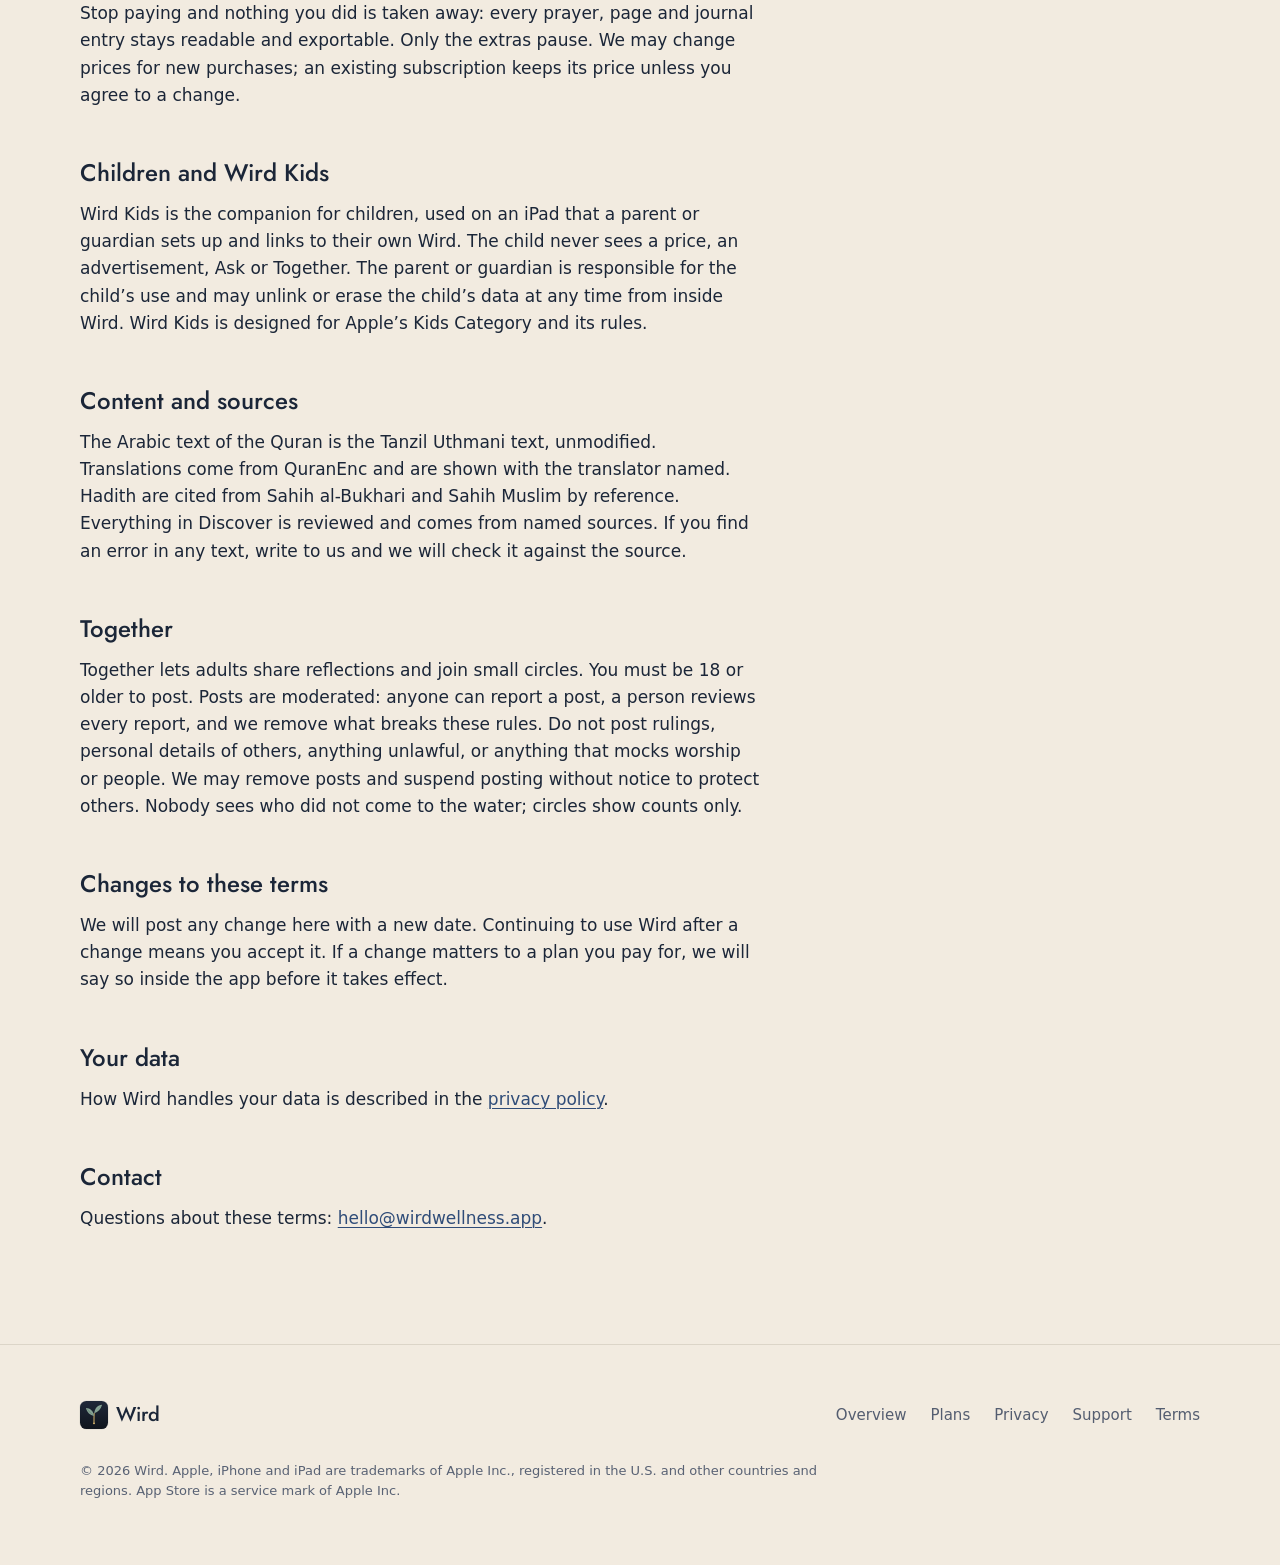
<file: terms/index.html>
<!doctype html>
<html lang="en" class="no-js">
<head>
<meta charset="utf-8">
<meta name="viewport" content="width=device-width, initial-scale=1, viewport-fit=cover">
<title>Terms · Wird</title>
<meta name="description" content="The terms for using Wird, Apple’s standard license agreement, what Wird is and is not, the plans and payments, children, content sources and Together.">
<meta name="color-scheme" content="light dark">
<meta name="theme-color" content="#f2ebe0" media="(prefers-color-scheme: light)">
<meta name="theme-color" content="#0f141c" media="(prefers-color-scheme: dark)">
<meta property="og:title" content="Terms · Wird">
<meta property="og:description" content="The terms for using Wird: Apple’s standard license agreement, what Wird is and is not, the plans and payments, children, content sources and Together.">
<meta property="og:url" content="https://www.wirdwellness.app/terms/">
<meta property="og:image" content="https://www.wirdwellness.app/assets/og.png">
<link rel="canonical" href="https://www.wirdwellness.app/terms/">
<link rel="icon" href="../assets/icon.svg" type="image/svg+xml">
<link rel="apple-touch-icon" href="../assets/apple-touch-icon.png">
<link rel="preconnect" href="https://fonts.googleapis.com">
<link rel="preconnect" href="https://fonts.gstatic.com" crossorigin>
<link rel="stylesheet" href="https://fonts.googleapis.com/css2?family=Jost:wght@400;500&display=swap">
<link rel="stylesheet" href="../assets/wird.css">
<script type="application/ld+json">
{
 "@context": "https://schema.org",
 "@type": "WebPage",
 "name": "Terms · Wird",
 "description": "The terms for using Wird: Apple’s standard license agreement, what Wird is and is not, the plans and payments, children, content sources and Together.",
 "url": "https://www.wirdwellness.app/terms/",
 "dateModified": "2026-10-29",
 "inLanguage": "en",
 "isPartOf": {
  "@type": "WebSite",
  "name": "Wird",
  "url": "https://www.wirdwellness.app/"
 },
 "publisher": {
  "@type": "Organization",
  "name": "Wird",
  "url": "https://www.wirdwellness.app/",
  "logo": "https://www.wirdwellness.app/assets/apple-touch-icon.png",
  "email": "hello@wirdwellness.app",
  "address": {
   "@type": "PostalAddress",
   "addressRegion": "Ontario",
   "addressCountry": "CA"
  }
 }
}
</script>
<script src="../assets/wird.js" defer></script>
</head>
<body>
<a class="skip-link" href="#main">Skip to content</a>
<div class="progress" aria-hidden="true"></div>

<header class="nav">
  <nav class="nav__bar" aria-label="Main">
    <a class="brand" href="../">
      <img class="app-icon" src="../assets/icon.svg" width="32" height="32" alt="">
      <span class="brand__word">Wird</span>
    </a>
    <ul class="nav__links">
      <li><a href="../#features">Features</a></li>
      <li><a href="../privacy/">Privacy</a></li>
      <li><a href="../support/">Support</a></li>
    </ul>
  </nav>
</header>

<main id="main" class="section">
  <article class="wrap">
    <div class="prose">
      <div data-stagger>
        <h1 class="display">Terms</h1>
        <p class="lede" style="margin-top:16px">Wird is offered through the App Store under Apple’s standard license agreement. These terms add what Wird is and is not, how the plans work, and what we ask of you in Together.</p>
        <p class="updated">Last updated 29 October 2026</p>
      </div>

      <h2>License</h2>
      <p>Your use of Wird is governed by Apple’s <a href="https://www.apple.com/legal/internet-services/itunes/dev/stdeula/">Licensed Application End User License Agreement</a>. Wird is published by KeyLight Consulting Inc., Ontario, Canada.</p>

      <h2>What Wird is, and isn’t</h2>
      <h3>Not a source of rulings</h3>
      <p>Wird is a personal companion for your practice. It does not issue religious rulings, and neither does Ask: it quotes the Quran and hadith from Sahih al-Bukhari and Sahih Muslim word for word, with the reference, and never speaks for them. Please consult qualified scholars for religious questions.</p>
      <h3>Prayer times are estimates</h3>
      <p>Calculated prayer times depend on the method and your location. Follow your trusted local timetable or mosque.</p>
      <h3>Motivation, not merit</h3>
      <p>Droplets, the tree and milestones are tools for rhythm inside the app. They don’t represent religious reward or anyone’s standing with Allah, and Wird never scores, ranks or compares anyone’s worship.</p>
      <h3>Recite back is an aid</h3>
      <p>Recite back helps you memorize by marking words to review. It does not grade tajweed and is not a ruling on your recitation.</p>

      <h2>Plans and payments</h2>
      <p>Everything that is worship is free for everyone: the five prayers with their reminders, the Quran reader, dhikr, the tree, the nightly check-in and your history, with no ads on any plan. Two paid plans add the layer around worship. Wird Plus is for one adult. Wird Family is for a household: everything in Plus for the parent, plus Wird Kids on up to five children’s iPads and the family garden. The current prices and the full list of what each plan includes are on the <a href="../learn/plans/">plans page</a>; prices are in US dollars and the App Store shows your local currency.</p>
      <p>Plans are bought through the App Store and handled by Apple. A monthly or yearly plan renews until you cancel it in your Apple Account’s Subscriptions settings; a free trial, where offered, converts to the paid plan at its end unless you cancel before then. A one-time purchase does not renew. Refunds are requested from Apple. If your family stops using Wird Family in its first 30 days, you can also write to us and we will refund the year.</p>
      <p>Stop paying and nothing you did is taken away: every prayer, page and journal entry stays readable and exportable. Only the extras pause. We may change prices for new purchases; an existing subscription keeps its price unless you agree to a change.</p>

      <h2>Children and Wird Kids</h2>
      <p>Wird Kids is the companion for children, used on an iPad that a parent or guardian sets up and links to their own Wird. The child never sees a price, an advertisement, Ask or Together. The parent or guardian is responsible for the child’s use and may unlink or erase the child’s data at any time from inside Wird. Wird Kids is designed for Apple’s Kids Category and its rules.</p>

      <h2>Content and sources</h2>
      <p>The Arabic text of the Quran is the Tanzil Uthmani text, unmodified. Translations come from QuranEnc and are shown with the translator named. Hadith are cited from Sahih al-Bukhari and Sahih Muslim by reference. Everything in Discover is reviewed and comes from named sources. If you find an error in any text, write to us and we will check it against the source.</p>

      <h2>Together</h2>
      <p>Together lets adults share reflections and join small circles. You must be 18 or older to post. Posts are moderated: anyone can report a post, a person reviews every report, and we remove what breaks these rules. Do not post rulings, personal details of others, anything unlawful, or anything that mocks worship or people. We may remove posts and suspend posting without notice to protect others. Nobody sees who did not come to the water; circles show counts only.</p>

      <h2>Changes to these terms</h2>
      <p>We will post any change here with a new date. Continuing to use Wird after a change means you accept it. If a change matters to a plan you pay for, we will say so inside the app before it takes effect.</p>

      <h2>Your data</h2>
      <p>How Wird handles your data is described in the <a href="../privacy/">privacy policy</a>.</p>

      <h2>Contact</h2>
      <p>Questions about these terms: <a href="mailto:hello@wirdwellness.app">hello@wirdwellness.app</a>.</p>
    </div>
  </article>
</main>

<footer class="footer">
  <div class="wrap">
    <div class="footer__top">
      <a class="brand" href="../">
        <img class="app-icon" src="../assets/icon.svg" width="28" height="28" alt="">
        <span>Wird</span>
      </a>
      <ul class="footer__links">
        <li><a href="../">Overview</a></li>
        <li><a href="../learn/plans/">Plans</a></li>
        <li><a href="../privacy/">Privacy</a></li>
        <li><a href="../support/">Support</a></li>
        <li><a href="./" aria-current="page">Terms</a></li>
      </ul>
    </div>
    <p class="footer__legal">© <span data-year>2026</span> Wird. Apple, iPhone and iPad are trademarks of Apple Inc., registered in the U.S. and other countries and regions. App Store is a service mark of Apple Inc.</p>
  </div>
</footer>
</body>
</html>
</file>
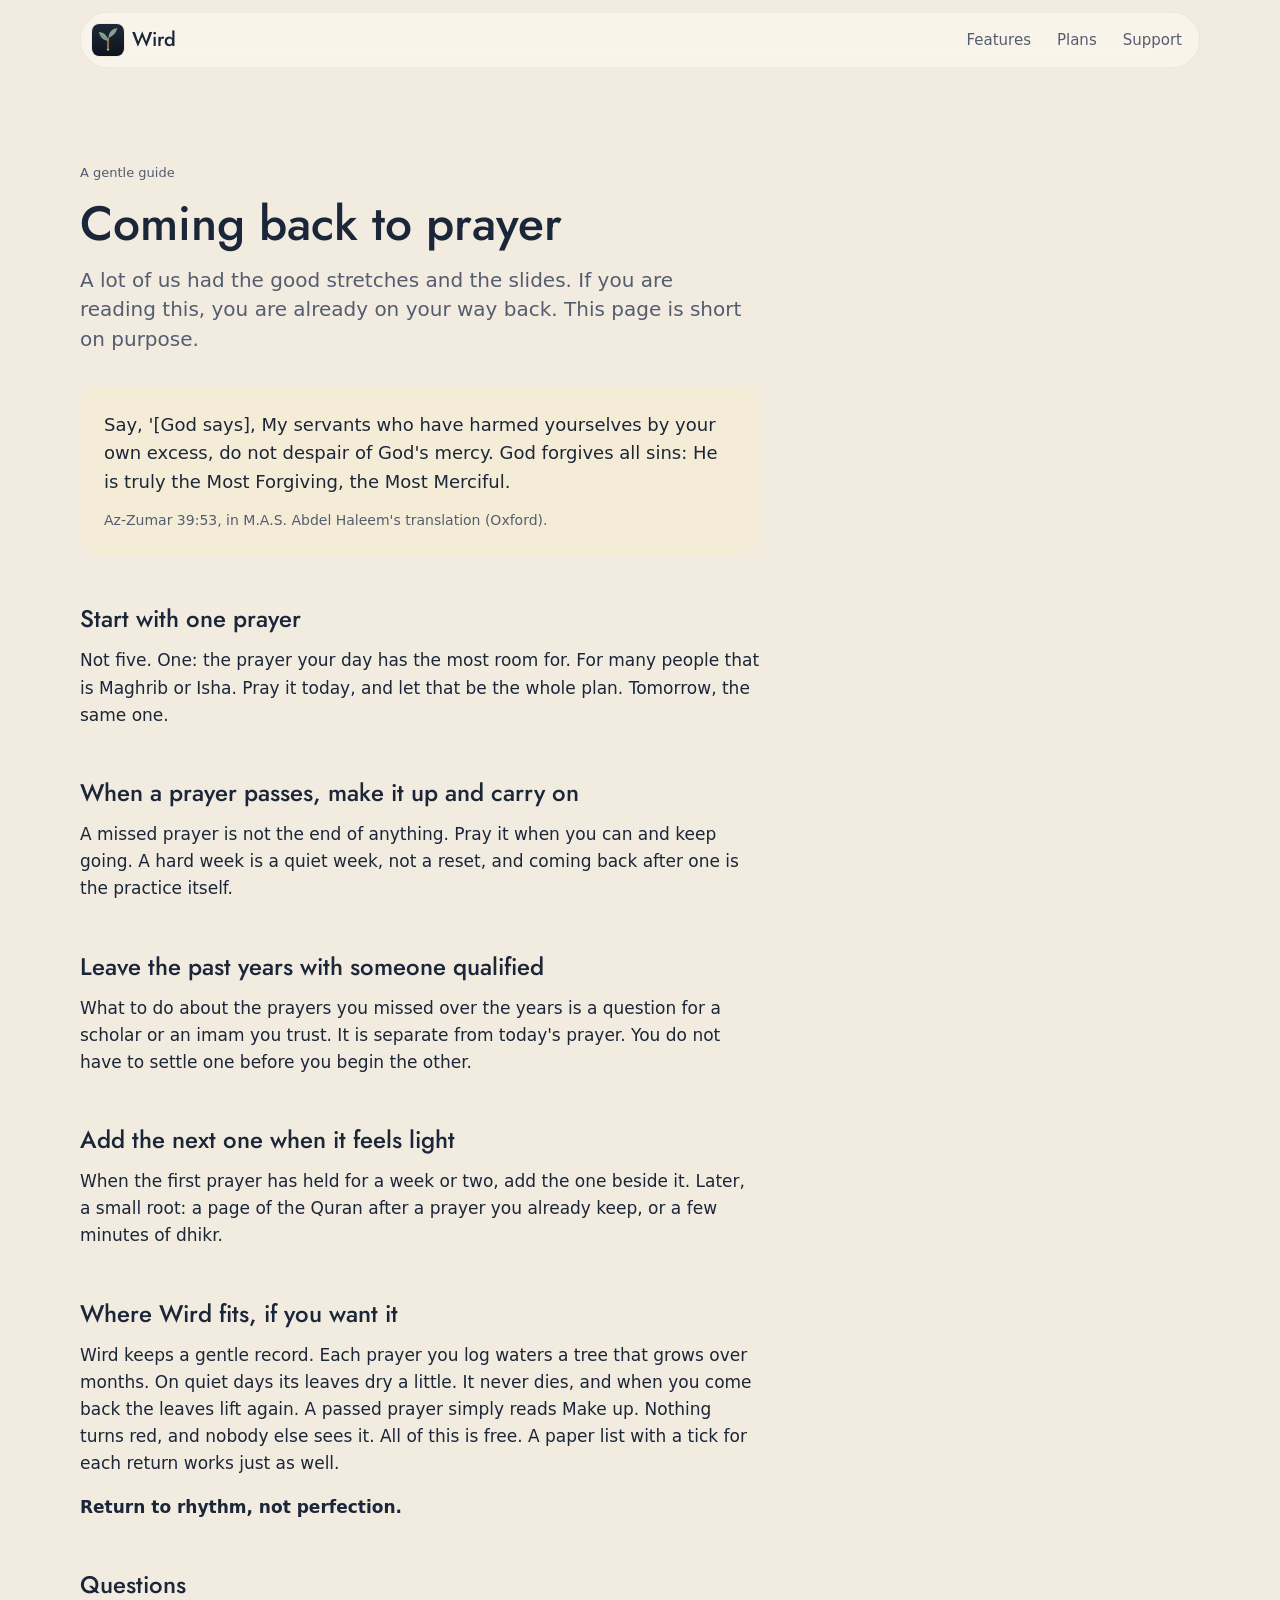
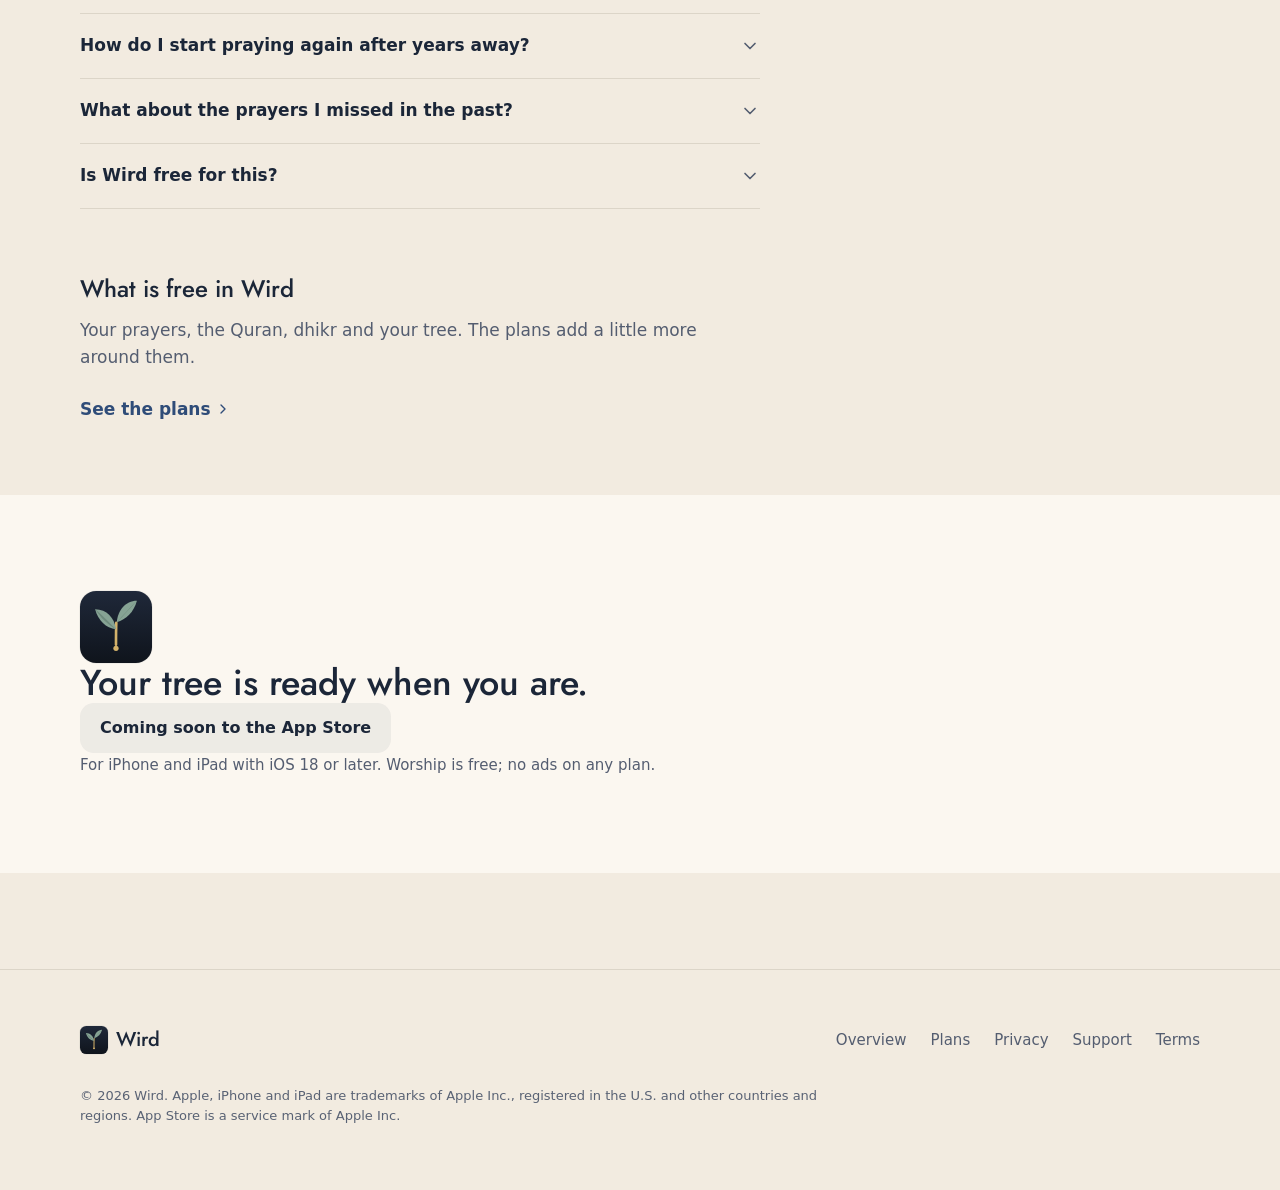
<file: guides/getting-back-into-prayer-after-years-away/index.html>
<!doctype html>
<html lang="en" class="no-js">
<head>
<meta charset="utf-8">
<meta name="viewport" content="width=device-width, initial-scale=1, viewport-fit=cover">
<title>Coming back to prayer · Wird</title>
<meta name="description" content="Coming back to prayer after years away: start with one prayer, let a missed one be made up, and leave the past years with a scholar you trust. A short, gentle guide.">
<meta name="color-scheme" content="light dark">
<meta name="theme-color" content="#f2ebe0" media="(prefers-color-scheme: light)">
<meta name="theme-color" content="#0f141c" media="(prefers-color-scheme: dark)">
<meta property="og:type" content="article">
<meta property="og:site_name" content="Wird">
<meta property="og:title" content="Coming back to prayer">
<meta property="og:description" content="Coming back to prayer after years away: start with one prayer, let a missed one be made up, and leave the past years with a scholar you trust. A short, gentle guide.">
<meta property="og:url" content="https://www.wirdwellness.app/guides/getting-back-into-prayer-after-years-away/">
<meta property="og:image" content="https://www.wirdwellness.app/assets/og.png">
<meta property="og:image:alt" content="The Wird app icon, a gold stem with two sage leaves, beside the words Come back to prayer.">
<meta name="twitter:card" content="summary_large_image">
<link rel="canonical" href="https://www.wirdwellness.app/guides/getting-back-into-prayer-after-years-away/">
<link rel="icon" href="../../assets/icon.svg" type="image/svg+xml">
<link rel="apple-touch-icon" href="../../assets/apple-touch-icon.png">
<link rel="preconnect" href="https://fonts.googleapis.com">
<link rel="preconnect" href="https://fonts.gstatic.com" crossorigin>
<link rel="stylesheet" href="https://fonts.googleapis.com/css2?family=Jost:wght@400;500&display=swap">
<link rel="stylesheet" href="../../assets/wird.css">
<script type="application/ld+json">
{
 "@context": "https://schema.org",
 "@type": "Article",
 "headline": "Coming back to prayer",
 "description": "Coming back to prayer after years away: start with one prayer, let a missed one be made up, and leave the past years with a scholar you trust. A short, gentle guide.",
 "url": "https://www.wirdwellness.app/guides/getting-back-into-prayer-after-years-away/",
 "datePublished": "2026-10-29",
 "dateModified": "2026-10-30",
 "inLanguage": "en",
 "author": {
  "@type": "Organization",
  "name": "Wird",
  "url": "https://www.wirdwellness.app/"
 },
 "publisher": {
  "@type": "Organization",
  "name": "Wird",
  "url": "https://www.wirdwellness.app/"
 },
 "isPartOf": {
  "@type": "WebSite",
  "name": "Wird",
  "url": "https://www.wirdwellness.app/"
 }
}
</script>
<script type="application/ld+json">
{
 "@context": "https://schema.org",
 "@type": "FAQPage",
 "mainEntity": [
  {
   "@type": "Question",
   "name": "How do I start praying again after years away?",
   "acceptedAnswer": {
    "@type": "Answer",
    "text": "Start with one prayer that fits your day, and keep that one for a week or two before adding the next. A missed prayer along the way is made up when you can. It is not a reset."
   }
  },
  {
   "@type": "Question",
   "name": "What about the prayers I missed in the past?",
   "acceptedAnswer": {
    "@type": "Answer",
    "text": "Ask a scholar or an imam you trust. That question is separate from today's prayer, and you do not need to settle it before you begin again. Wird does not count past prayers or rule on them."
   }
  },
  {
   "@type": "Question",
   "name": "Is Wird free for this?",
   "acceptedAnswer": {
    "@type": "Answer",
    "text": "Yes. The five prayers and their reminders, the Quran, dhikr and your tree are free for everyone, with no ads."
   }
  }
 ]
}
</script>
<script src="../../assets/wird.js" defer></script>
</head>
<body>
<a class="skip-link" href="#main">Skip to content</a>
<div class="progress" aria-hidden="true"></div>

<header class="nav">
  <nav class="nav__bar" aria-label="Main">
    <a class="brand" href="../../">
      <img class="app-icon" src="../../assets/icon.svg" width="32" height="32" alt="">
      <span class="brand__word">Wird</span>
    </a>
    <ul class="nav__links">
      <li><a href="../../#features">Features</a></li>
      <li><a href="../../learn/plans/">Plans</a></li>
      <li><a href="../../support/">Support</a></li>
    </ul>
  </nav>
</header>

<main id="main" class="section">
  <article class="wrap">
    <div class="prose">
      <div data-stagger>
        <p class="label">A gentle guide</p>
        <h1 class="display">Coming back to prayer</h1>
        <p class="lede" style="margin-top:16px">A lot of us had the good stretches and the slides. If you are reading this, you are already on your way back. This page is short on purpose.</p>
      </div>

      <figure class="ayah reveal">
        <blockquote><p>Say, '[God says], My servants who have harmed yourselves by your own excess, do not despair of God's mercy. God forgives all sins: He is truly the Most Forgiving, the Most Merciful.</p></blockquote>
        <figcaption>Az-Zumar 39:53, in M.A.S. Abdel Haleem's translation (Oxford).</figcaption>
      </figure>

      <section class="reveal">
        <h2 id="start-with-one-prayer">Start with one prayer</h2>
        <p>Not five. One: the prayer your day has the most room for. For many people that is Maghrib or Isha. Pray it today, and let that be the whole plan. Tomorrow, the same one.</p>
      </section>

      <section class="reveal">
        <h2 id="when-a-prayer-passes">When a prayer passes, make it up and carry on</h2>
        <p>A missed prayer is not the end of anything. Pray it when you can and keep going. A hard week is a quiet week, not a reset, and coming back after one is the practice itself.</p>
      </section>

      <section class="reveal">
        <h2 id="the-past-years">Leave the past years with someone qualified</h2>
        <p>What to do about the prayers you missed over the years is a question for a scholar or an imam you trust. It is separate from today's prayer. You do not have to settle one before you begin the other.</p>
      </section>

      <section class="reveal">
        <h2 id="add-the-next-one">Add the next one when it feels light</h2>
        <p>When the first prayer has held for a week or two, add the one beside it. Later, a small root: a page of the Quran after a prayer you already keep, or a few minutes of dhikr.</p>
      </section>

      <section class="reveal">
        <h2 id="where-wird-fits">Where Wird fits, if you want it</h2>
        <p>Wird keeps a gentle record. Each prayer you log waters a tree that grows over months. On quiet days its leaves dry a little. It never dies, and when you come back the leaves lift again. A passed prayer simply reads Make up. Nothing turns red, and nobody else sees it. All of this is free. A paper list with a tick for each return works just as well.</p>
        <p><strong>Return to rhythm, not perfection.</strong></p>
      </section>
    </div>

    <div class="prose" style="margin-top:48px">
      <h2 id="faq-title">Questions</h2>
      <div class="faq reveal">
        <details>
          <summary>How do I start praying again after years away?<svg width="20" height="20" viewBox="0 0 24 24" fill="none" stroke="currentColor" stroke-width="2" stroke-linecap="round" stroke-linejoin="round" aria-hidden="true"><path d="M6 9l6 6 6-6"/></svg></summary>
          <div><p>Start with one prayer that fits your day, and keep that one for a week or two before adding the next. A missed prayer along the way is made up when you can. It is not a reset.</p></div>
        </details>
        <details>
          <summary>What about the prayers I missed in the past?<svg width="20" height="20" viewBox="0 0 24 24" fill="none" stroke="currentColor" stroke-width="2" stroke-linecap="round" stroke-linejoin="round" aria-hidden="true"><path d="M6 9l6 6 6-6"/></svg></summary>
          <div><p>Ask a scholar or an imam you trust. That question is separate from today's prayer, and you do not need to settle it before you begin again. Wird does not count past prayers or rule on them.</p></div>
        </details>
        <details>
          <summary>Is Wird free for this?<svg width="20" height="20" viewBox="0 0 24 24" fill="none" stroke="currentColor" stroke-width="2" stroke-linecap="round" stroke-linejoin="round" aria-hidden="true"><path d="M6 9l6 6 6-6"/></svg></summary>
          <div><p>Yes. The five prayers and their reminders, the Quran, dhikr and your tree are free for everyone, with no ads.</p></div>
        </details>
      </div>
    </div>
  </article>

  <section class="section section--tight" aria-labelledby="invite-title">
    <div class="wrap">
      <div class="prose reveal">
        <h2 id="invite-title" class="heading" style="margin-top:0">What is free in Wird</h2>
        <p class="secondary">Your prayers, the Quran, dhikr and your tree. The plans add a little more around them.</p>
        <a class="text-link" href="../../learn/plans/">See the plans
          <svg width="16" height="16" viewBox="0 0 24 24" fill="none" stroke="currentColor" stroke-width="2" stroke-linecap="round" stroke-linejoin="round" aria-hidden="true"><path d="M9 6l6 6-6 6"/></svg>
        </a>
      </div>
    </div>
  </section>

  <section class="section" aria-labelledby="download-title" style="background:var(--surface)">
    <div class="wrap download reveal">
      <img class="app-icon" src="../../assets/icon.svg" width="72" height="72" alt="">
      <h2 id="download-title" class="title">Your tree is ready when you are.</h2>
      <div class="store" data-store>
        <span class="store__soon">Coming soon to the App Store</span>
      </div>
      <p class="store__note">For iPhone and iPad with iOS 18 or later. Worship is free; no ads on any plan.</p>
    </div>
  </section>
</main>

<footer class="footer">
  <div class="wrap">
    <div class="footer__top">
      <a class="brand" href="../../">
        <img class="app-icon" src="../../assets/icon.svg" width="28" height="28" alt="">
        <span>Wird</span>
      </a>
      <ul class="footer__links">
        <li><a href="../../">Overview</a></li>
        <li><a href="../../learn/plans/">Plans</a></li>
        <li><a href="../../privacy/">Privacy</a></li>
        <li><a href="../../support/">Support</a></li>
        <li><a href="../../terms/">Terms</a></li>
      </ul>
    </div>
    <p class="footer__legal">© <span data-year>2026</span> Wird. Apple, iPhone and iPad are trademarks of Apple Inc., registered in the U.S. and other countries and regions. App Store is a service mark of Apple Inc.</p>
  </div>
</footer>
</body>
</html>
</file>
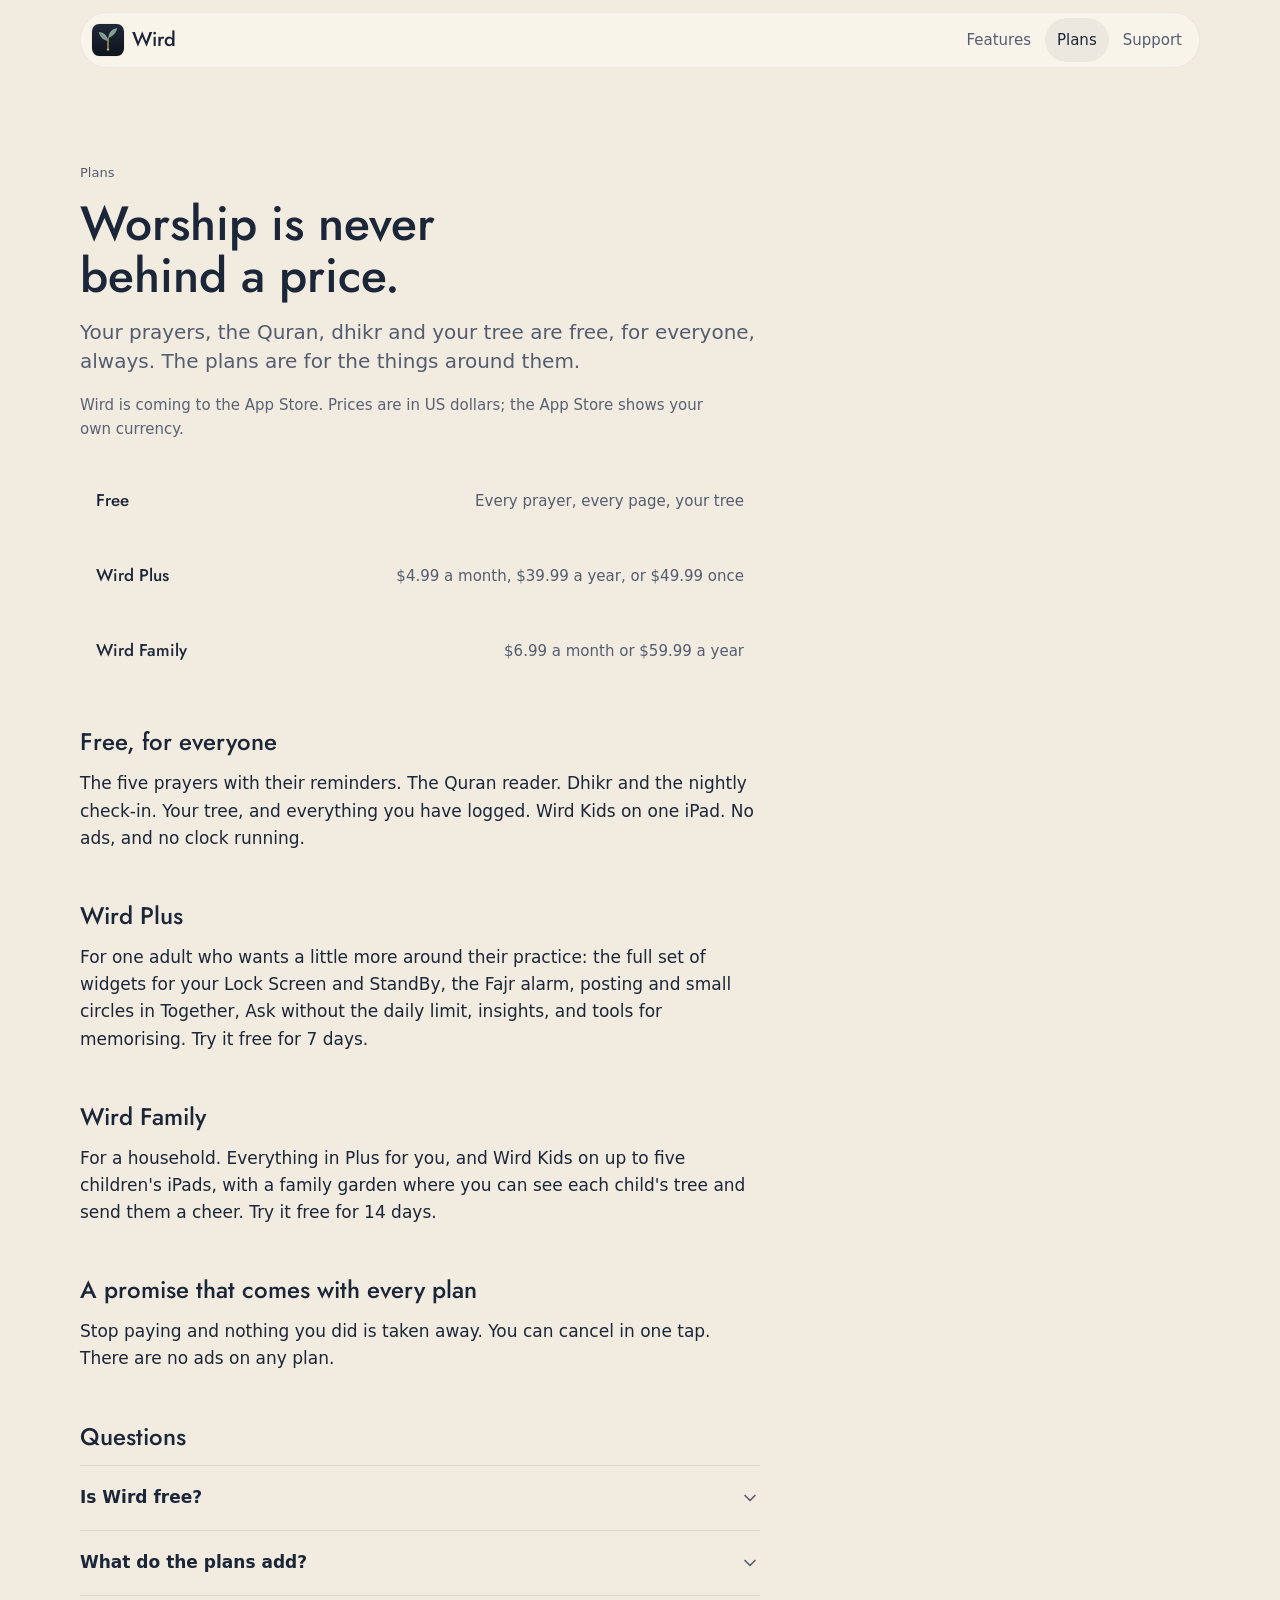
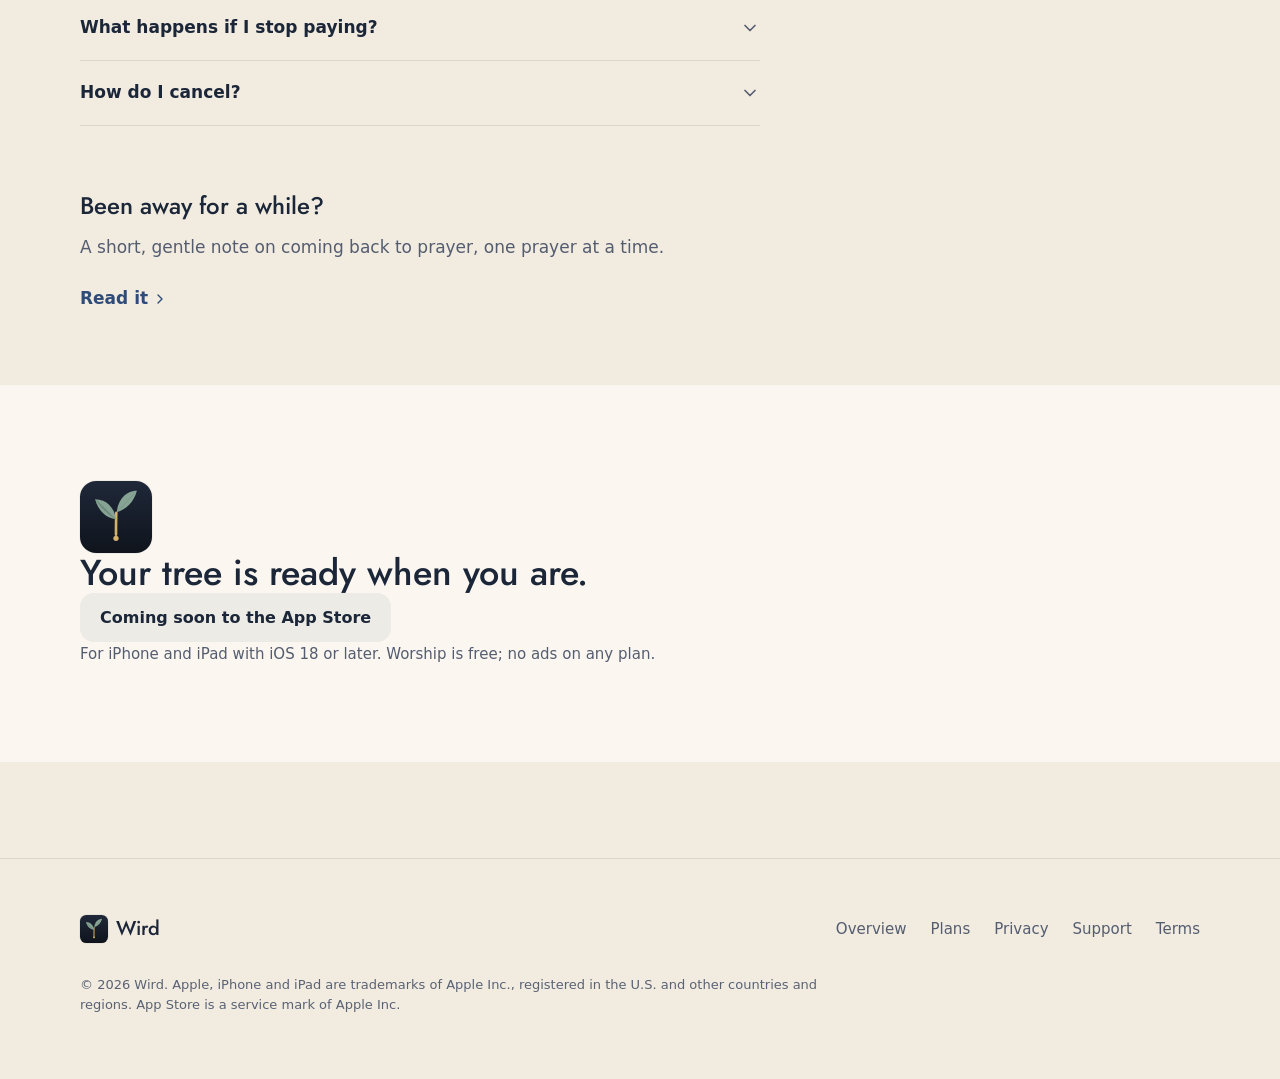
<file: learn/plans/index.html>
<!doctype html>
<html lang="en" class="no-js">
<head>
<meta charset="utf-8">
<meta name="viewport" content="width=device-width, initial-scale=1, viewport-fit=cover">
<title>Plans · Wird</title>
<meta name="description" content="Worship in Wird is free for everyone. Wird Plus and Wird Family add the things around it, and nothing you did is ever taken away.">
<meta name="color-scheme" content="light dark">
<meta name="theme-color" content="#f2ebe0" media="(prefers-color-scheme: light)">
<meta name="theme-color" content="#0f141c" media="(prefers-color-scheme: dark)">
<meta property="og:type" content="article">
<meta property="og:site_name" content="Wird">
<meta property="og:title" content="Plans · Wird">
<meta property="og:description" content="Worship in Wird is free for everyone. Wird Plus and Wird Family add the things around it, and nothing you did is ever taken away.">
<meta property="og:url" content="https://www.wirdwellness.app/learn/plans/">
<meta property="og:image" content="https://www.wirdwellness.app/assets/og.png">
<meta property="og:image:alt" content="The Wird app icon, a gold stem with two sage leaves, beside the words Come back to prayer.">
<meta name="twitter:card" content="summary_large_image">
<link rel="canonical" href="https://www.wirdwellness.app/learn/plans/">
<link rel="icon" href="../../assets/icon.svg" type="image/svg+xml">
<link rel="apple-touch-icon" href="../../assets/apple-touch-icon.png">
<link rel="preconnect" href="https://fonts.googleapis.com">
<link rel="preconnect" href="https://fonts.gstatic.com" crossorigin>
<link rel="stylesheet" href="https://fonts.googleapis.com/css2?family=Jost:wght@400;500&display=swap">
<link rel="stylesheet" href="../../assets/wird.css">
<script type="application/ld+json">
{
 "@context": "https://schema.org",
 "@type": "Article",
 "headline": "Wird plans: what is free, what Plus and Family cost",
 "description": "Worship in Wird is free for everyone. Here is exactly what Wird Plus and Wird Family cost, what each adds, and what no plan can ever take away from you.",
 "url": "https://www.wirdwellness.app/learn/plans/",
 "datePublished": "2026-10-29",
 "dateModified": "2026-10-29",
 "inLanguage": "en",
 "author": {
  "@type": "Organization",
  "name": "Wird",
  "url": "https://www.wirdwellness.app/"
 },
 "publisher": {
  "@type": "Organization",
  "name": "Wird",
  "url": "https://www.wirdwellness.app/"
 },
 "isPartOf": {
  "@type": "WebSite",
  "name": "Wird",
  "url": "https://www.wirdwellness.app/"
 }
}
</script>
<script type="application/ld+json">
{
 "@context": "https://schema.org",
 "@type": "FAQPage",
 "mainEntity": [
  {
   "@type": "Question",
   "name": "Is Wird free?",
   "acceptedAnswer": {
    "@type": "Answer",
    "text": "Yes, for everything that is worship. The five prayers and their reminders, the Quran reader, dhikr, your tree and your history are free for everyone, with no ads."
   }
  },
  {
   "@type": "Question",
   "name": "What do the plans add?",
   "acceptedAnswer": {
    "@type": "Answer",
    "text": "Wird Plus adds the extras for one adult: the full set of widgets, the Fajr alarm, posting and circles in Together, Ask without the daily limit, insights and memorisation tools. Wird Family adds the household: everything in Plus for you, and Wird Kids on up to five children's iPads."
   }
  },
  {
   "@type": "Question",
   "name": "What happens if I stop paying?",
   "acceptedAnswer": {
    "@type": "Answer",
    "text": "Nothing you did is taken away. Every prayer, page and journal entry stays yours to read and export. Only the extras pause."
   }
  },
  {
   "@type": "Question",
   "name": "How do I cancel?",
   "acceptedAnswer": {
    "@type": "Answer",
    "text": "In one tap, in your iPhone's Settings under Subscriptions. Apple handles it."
   }
  }
 ]
}
</script>
<script src="../../assets/wird.js" defer></script>
</head>
<body>
<a class="skip-link" href="#main">Skip to content</a>
<div class="progress" aria-hidden="true"></div>

<header class="nav">
  <nav class="nav__bar" aria-label="Main">
    <a class="brand" href="../../">
      <img class="app-icon" src="../../assets/icon.svg" width="32" height="32" alt="">
      <span class="brand__word">Wird</span>
    </a>
    <ul class="nav__links">
      <li><a href="../../#features">Features</a></li>
      <li><a href="../../learn/plans/" aria-current="page">Plans</a></li>
      <li><a href="../../support/">Support</a></li>
    </ul>
  </nav>
</header>

<main id="main" class="section">
  <article class="wrap">
    <div class="prose">
      <div data-stagger>
      <p class="label">Plans</p>
      <h1 class="display">Worship is never behind a price.</h1>
      <p class="lede" style="margin-top:16px">Your prayers, the Quran, dhikr and your tree are free, for everyone, always. The plans are for the things around them.</p>
      <p class="updated">Wird is coming to the App Store. Prices are in US dollars; the App Store shows your own currency.</p>
      </div>

      <ul class="plans" style="padding:0;margin:32px 0" data-stagger>
        <li><strong>Free</strong><span>Every prayer, every page, your tree</span></li>
        <li><strong>Wird Plus</strong><span>$4.99 a month, $39.99 a year, or $49.99 once</span></li>
        <li><strong>Wird Family</strong><span>$6.99 a month or $59.99 a year</span></li>
      </ul>

      <h2>Free, for everyone</h2>
      <p>The five prayers with their reminders. The Quran reader. Dhikr and the nightly check-in. Your tree, and everything you have logged. Wird Kids on one iPad. No ads, and no clock running.</p>

      <h2>Wird Plus</h2>
      <p>For one adult who wants a little more around their practice: the full set of widgets for your Lock Screen and StandBy, the Fajr alarm, posting and small circles in Together, Ask without the daily limit, insights, and tools for memorising. Try it free for 7 days.</p>

      <h2>Wird Family</h2>
      <p>For a household. Everything in Plus for you, and Wird Kids on up to five children's iPads, with a family garden where you can see each child's tree and send them a cheer. Try it free for 14 days.</p>

      <h2>A promise that comes with every plan</h2>
      <p>Stop paying and nothing you did is taken away. You can cancel in one tap. There are no ads on any plan.</p>
    </div>

    <div class="prose" style="margin-top:48px">
      <h2 id="faq-title">Questions</h2>
      <div class="faq reveal">
        <details>
          <summary>Is Wird free?<svg width="20" height="20" viewBox="0 0 24 24" fill="none" stroke="currentColor" stroke-width="2" stroke-linecap="round" stroke-linejoin="round" aria-hidden="true"><path d="M6 9l6 6 6-6"/></svg></summary>
          <div><p>Yes, for everything that is worship. The five prayers and their reminders, the Quran reader, dhikr, your tree and your history are free for everyone, with no ads.</p></div>
        </details>
        <details>
          <summary>What do the plans add?<svg width="20" height="20" viewBox="0 0 24 24" fill="none" stroke="currentColor" stroke-width="2" stroke-linecap="round" stroke-linejoin="round" aria-hidden="true"><path d="M6 9l6 6 6-6"/></svg></summary>
          <div><p>Wird Plus adds the extras for one adult: the full set of widgets, the Fajr alarm, posting and circles in Together, Ask without the daily limit, insights and memorisation tools. Wird Family adds the household: everything in Plus for you, and Wird Kids on up to five children's iPads.</p></div>
        </details>
        <details>
          <summary>What happens if I stop paying?<svg width="20" height="20" viewBox="0 0 24 24" fill="none" stroke="currentColor" stroke-width="2" stroke-linecap="round" stroke-linejoin="round" aria-hidden="true"><path d="M6 9l6 6 6-6"/></svg></summary>
          <div><p>Nothing you did is taken away. Every prayer, page and journal entry stays yours to read and export. Only the extras pause.</p></div>
        </details>
        <details>
          <summary>How do I cancel?<svg width="20" height="20" viewBox="0 0 24 24" fill="none" stroke="currentColor" stroke-width="2" stroke-linecap="round" stroke-linejoin="round" aria-hidden="true"><path d="M6 9l6 6 6-6"/></svg></summary>
          <div><p>In one tap, in your iPhone's Settings under Subscriptions. Apple handles it.</p></div>
        </details>
      </div>
    </div>
  </article>

  <section class="section section--tight" aria-labelledby="invite-title">
    <div class="wrap">
      <div class="prose reveal">
        <h2 id="invite-title" class="heading" style="margin-top:0">Been away for a while?</h2>
        <p class="secondary">A short, gentle note on coming back to prayer, one prayer at a time.</p>
        <a class="text-link" href="../../guides/getting-back-into-prayer-after-years-away/">Read it
          <svg width="16" height="16" viewBox="0 0 24 24" fill="none" stroke="currentColor" stroke-width="2" stroke-linecap="round" stroke-linejoin="round" aria-hidden="true"><path d="M9 6l6 6-6 6"/></svg>
        </a>
      </div>
    </div>
  </section>

  <section class="section" aria-labelledby="download-title" style="background:var(--surface)">
    <div class="wrap download reveal">
      <img class="app-icon" src="../../assets/icon.svg" width="72" height="72" alt="">
      <h2 id="download-title" class="title">Your tree is ready when you are.</h2>
      <div class="store" data-store>
        <span class="store__soon">Coming soon to the App Store</span>
      </div>
      <p class="store__note">For iPhone and iPad with iOS 18 or later. Worship is free; no ads on any plan.</p>
    </div>
  </section>
</main>

<footer class="footer">
  <div class="wrap">
    <div class="footer__top">
      <a class="brand" href="../../">
        <img class="app-icon" src="../../assets/icon.svg" width="28" height="28" alt="">
        <span>Wird</span>
      </a>
      <ul class="footer__links">
        <li><a href="../../">Overview</a></li>
        <li><a href="../../learn/plans/">Plans</a></li>
        <li><a href="../../privacy/">Privacy</a></li>
        <li><a href="../../support/">Support</a></li>
        <li><a href="../../terms/">Terms</a></li>
      </ul>
    </div>
    <p class="footer__legal">© <span data-year>2026</span> Wird. Apple, iPhone and iPad are trademarks of Apple Inc., registered in the U.S. and other countries and regions. App Store is a service mark of Apple Inc.</p>
  </div>
</footer>
</body>
</html>
</file>
<file: assets/wird.css>
/*
  Wird web styles. Values mirror docs/design/tokens.json (Dawn light, Dusk dark).
  The page follows the system appearance, like the app; there is no theme switch.
*/

:root {
  color-scheme: light dark;

  --canvas: #f2ebe0;
  --surface: #fbf7f0;
  --surface-raised: #ede5d6;
  --sky: #f3dfcb;
  --hairline: #dcd5c8;
  --ink: #1b2638;
  --ink-secondary: #545d70;
  --ink-tertiary: #596274;
  --action: #1b2638;
  --on-action: #fbf7f0;
  --tint: #1b26380f;
  --accent-text: #2f4c78;
  --gold: #7f5d16;
  --gold-fill: #ad8429;
  --gold-soft: #f5ecd8;
  --leaf: #55704e;
  --leaf-deep: #445c3e;
  --leaf-text: #445c3e; /* leaf as small text: 5.7:1 on sky, where leaf is 4.3:1 */
  --bark: #8a8576;
  --soil: #d9cfbe;
  --water: #6e8bb0;
  --rest-neutral: #d6cfc2;
  --amber: #8f5410;
  --amber-soft: #f6e4c8;
  --leaf-dry: #a08a55;
  --blossom: #e9d3cc;
  --shadow-card: 0 0 0 0.5px #1b263814, 0 1px 3px #1b26380d;
  --shadow-lift: 0 0 0 0.5px #1b263814, 0 14px 28px -18px #1b263840;
  --glass: #fbf7f0b8;
  --glass-edge: #1b26381a;

  --font-display: Futura, "Futura PT", Jost, sans-serif;
  --font-text: -apple-system, BlinkMacSystemFont, "SF Pro Text", system-ui, "Segoe UI", sans-serif;
  --font-quran: "Amiri Quran", Amiri, serif;

  --radius-sm: 12px;
  --radius-md: 14px;
  --radius-lg: 20px;
  --radius-xl: 24px;
  --radius-screen: 40px;

  --ease-settle: cubic-bezier(0.2, 0.7, 0.2, 1);
  --ease-out: cubic-bezier(0.23, 1, 0.32, 1);
  --ease-sheet: cubic-bezier(0.32, 0.72, 0, 1);

  --gutter: 20px;
  --page: 1120px;
  --measure: 680px;
}

@media (prefers-color-scheme: dark) {
  :root {
    --canvas: #0f141c;
    --surface: #161c26;
    --surface-raised: #1d2430;
    --sky: #1c2433;
    --hairline: #2b313a;
    --ink: #eceef1;
    --ink-secondary: #9aa3b0;
    --ink-tertiary: #8c95a3;
    --action: #eceef1;
    --on-action: #0f141c;
    --tint: #ffffff14;
    --accent-text: #9db4d6;
    --gold: #d4b26a;
    --gold-fill: #d4b26a;
    --gold-soft: #2a2720;
    --leaf: #7f9c8e;
    --leaf-deep: #5f7f70;
    --leaf-text: #7f9c8e;
    --bark: #8e9a93;
    --soil: #2a2f36;
    --water: #9db4d6;
    --rest-neutral: #333b47;
    --amber: #e3a857;
    --amber-soft: #3a2e1c;
    --leaf-dry: #bca676;
    --blossom: #eadbd3;
    --shadow-card: none;
    --shadow-lift: 0 0 0 0.5px #ffffff1f;
    --glass: #161c26b8;
    --glass-edge: #ffffff14;
  }
}

/* Base */

*, *::before, *::after { box-sizing: border-box; }

html {
  -webkit-text-size-adjust: 100%;
  text-size-adjust: 100%;
  scroll-padding-top: 96px;
  scroll-behavior: smooth;
}

body {
  margin: 0;
  background: var(--canvas);
  color: var(--ink);
  font-family: var(--font-text);
  font-size: 1.0625rem; /* 17px, Apple's default reading size */
  line-height: 1.6;
  -webkit-font-smoothing: antialiased;
  text-rendering: optimizeLegibility;
}

img, svg { display: block; max-width: 100%; }

[hidden] { display: none !important; }

h1, h2, h3, h4, p, ul, ol, figure, blockquote, dl, dd { margin: 0; }

h1, h2, h3 {
  font-family: var(--font-display);
  font-weight: 500;
  letter-spacing: 0;
  text-wrap: balance;
}

p, li, dd { text-wrap: pretty; }

a { color: var(--accent-text); text-underline-offset: 3px; text-decoration-thickness: 1px; }

a:hover { text-decoration-thickness: 2px; }

:focus-visible {
  outline: 2px solid var(--accent-text);
  outline-offset: 3px;
}

::selection { background: var(--gold-soft); color: var(--ink); }

.skip-link {
  position: absolute;
  left: 16px;
  top: 16px;
  z-index: 100;
  padding: 12px 16px;
  border-radius: var(--radius-md);
  background: var(--action);
  color: var(--on-action);
  font-weight: 600;
  text-decoration: none;
  transform: translateY(-96px);
  transition: transform 200ms var(--ease-out);
}

.skip-link:focus { transform: none; }

.visually-hidden {
  position: absolute !important;
  width: 1px; height: 1px;
  padding: 0; margin: -1px;
  overflow: hidden; clip: rect(0 0 0 0);
  white-space: nowrap; border: 0;
}

/* Layout */

.wrap {
  width: 100%;
  max-width: calc(var(--page) + var(--gutter) * 2);
  margin-inline: auto;
  padding-inline: max(var(--gutter), env(safe-area-inset-left));
}

.section { padding-block: 64px; }
.section--tight { padding-block: 48px; }

@media (min-width: 768px) {
  :root { --gutter: 32px; }
  .section { padding-block: 96px; }
  .section--tight { padding-block: 64px; }
}

.measure { max-width: var(--measure); }

/* Type */

.display {
  font-size: 2.25rem;   /* 36 */
  line-height: 2.5rem;
}

.title {
  font-size: 1.875rem;  /* 30 */
  line-height: 2.25rem;
}

.heading {
  font-size: 1.25rem;   /* 20 */
  line-height: 1.75rem;
}

/* Manual breaks are tuned for wide layouts; on phones, balanced wrapping reads better. */
@media (max-width: 767px) {
  .display br, .title br { display: none; }
}

@media (min-width: 768px) {
  .display { font-size: 3rem; line-height: 1.08; }
  .title { font-size: 2.25rem; line-height: 2.5rem; }
  .heading { font-size: 1.5rem; line-height: 2rem; }
}

@media (min-width: 1440px) {
  .display { font-size: 3.75rem; line-height: 1.05; }
}

.lede {
  font-size: 1.125rem;
  line-height: 1.75rem;
  color: var(--ink-secondary);
}

@media (min-width: 768px) {
  .lede { font-size: 1.25rem; line-height: 1.85rem; }
}

.label {
  font-size: 0.8125rem; /* 13, sentence case, never all caps */
  line-height: 1.125rem;
  color: var(--ink-secondary);
}

.label--gold { color: var(--gold); }
.label--leaf { color: var(--leaf-text); }

.secondary { color: var(--ink-secondary); }

.quran {
  font-family: var(--font-quran);
  direction: rtl;
  font-size: 1.75rem;
  line-height: 2.2;
  color: var(--ink);
}

/* Buttons. One filled button per view; everything else is tint or text. */

.btn {
  display: inline-flex;
  align-items: center;
  justify-content: center;
  gap: 8px;
  min-height: 48px;
  padding: 12px 24px;
  border: 0;
  border-radius: var(--radius-md);
  font: 600 1rem/1.25rem var(--font-text);
  text-decoration: none;
  cursor: pointer;
  transition: transform 160ms var(--ease-out), background-color 200ms ease, opacity 200ms ease;
  -webkit-tap-highlight-color: transparent;
}

.btn:active { transform: scale(0.97); }

.btn--action { background: var(--action); color: var(--on-action); }
.btn--tint { background: var(--tint); color: var(--ink); }

@media (hover: hover) and (pointer: fine) {
  .btn--action:hover { opacity: 0.9; }
  .btn--tint:hover { background: color-mix(in srgb, var(--ink) 10%, transparent); }
}

.btn--small { min-height: 44px; padding: 8px 16px; font-size: 0.875rem; }

.text-link {
  display: inline-flex;
  align-items: center;
  gap: 4px;
  min-height: 44px;
  color: var(--accent-text);
  font-weight: 600;
  text-decoration: none;
}

.text-link svg { transition: transform 200ms var(--ease-out); }

@media (hover: hover) and (pointer: fine) {
  .text-link:hover svg { transform: translateX(2px); }
}

/* App Store call to action.
   Until the App Store link is set in wird.js, a quiet "coming soon" note shows instead of the badge.
   The badge itself must be Apple's official artwork, unaltered (see website/README.md). */

.store {
  display: flex;
  flex-wrap: wrap;
  align-items: center;
  gap: 12px 16px;
}

.store__badge {
  display: inline-block;
  border-radius: 8px;
  line-height: 0;
  transition: transform 160ms var(--ease-out);
}

.store__badge:active { transform: scale(0.97); }

.store__badge img { height: 48px; width: auto; }

.store__soon {
  display: inline-flex;
  align-items: center;
  gap: 8px;
  min-height: 48px;
  padding: 12px 20px;
  border-radius: var(--radius-md);
  background: var(--tint);
  color: var(--ink);
  font-weight: 600;
  font-size: 1rem;
}

.store__note {
  font-size: 0.9375rem;
  color: var(--ink-secondary);
}

/* Navigation: a floating material bar, the one translucent layer on the page */

.nav {
  position: sticky;
  top: 0;
  z-index: 50;
  padding: 12px var(--gutter) 0;
  pointer-events: none;
}

.nav__bar {
  pointer-events: auto;
  display: flex;
  align-items: center;
  justify-content: space-between;
  gap: 8px;
  max-width: var(--page);
  margin-inline: auto;
  padding: 6px 6px 6px 12px;
  border-radius: 999px;
  background: var(--glass);
  -webkit-backdrop-filter: blur(20px) saturate(160%);
  backdrop-filter: blur(20px) saturate(160%);
  box-shadow: inset 0 0 0 0.5px var(--glass-edge);
  view-transition-name: nav;
}

/* Scroll edge: the bar reads as floating only once content passes beneath it. */
@supports (animation-timeline: scroll()) {
  .nav__bar {
    animation: nav-edge linear both;
    animation-timeline: scroll(root);
    animation-range: 0 160px;
  }
}

@keyframes nav-edge {
  to { box-shadow: inset 0 0 0 0.5px var(--glass-edge), 0 10px 28px -14px #0f141c59; }
}

@media (prefers-reduced-transparency: reduce) {
  .nav__bar { background: var(--surface); -webkit-backdrop-filter: none; backdrop-filter: none; }
}

.brand {
  display: inline-flex;
  align-items: center;
  gap: 8px;
  min-height: 44px;
  color: var(--ink);
  text-decoration: none;
  font-family: var(--font-display);
  font-weight: 500;
  font-size: 1.25rem;
}

.app-icon {
  border-radius: 22.37%;
  box-shadow: 0 0 0 0.5px var(--glass-edge);
  flex: none;
}

.nav__links {
  display: flex;
  align-items: center;
  gap: 2px;
  list-style: none;
  padding: 0;
}

.nav__links a {
  display: inline-flex;
  align-items: center;
  min-height: 44px;
  padding: 0 12px;
  border-radius: 999px;
  color: var(--ink-secondary);
  font-size: 0.9375rem;
  text-decoration: none;
  transition: background-color 200ms ease, color 200ms ease;
}

.nav__links a[aria-current="page"] { color: var(--ink); background: var(--tint); }

@media (hover: hover) and (pointer: fine) {
  .nav__links a:hover { color: var(--ink); }
}

.nav__cta { display: none; }

@media (min-width: 720px) {
  .nav__cta { display: inline-flex; }
}

@media (max-width: 420px) {
  .brand__word { display: none; }
  .nav__links a { padding: 0 10px; }
}

/* Cards and lists */

.card {
  background: var(--surface);
  border-radius: var(--radius-lg);
  box-shadow: var(--shadow-card);
}

.card--pad { padding: 24px; }

.grouped {
  list-style: none;
  padding: 0;
  background: var(--surface);
  border-radius: var(--radius-lg);
  box-shadow: var(--shadow-card);
  overflow: hidden;
}

.grouped > li { padding: 16px 20px; }
.grouped > li + li { border-top: 0.5px solid var(--hairline); }

/* App screen, drawn from the redesign files in docs/design/screens.
   Shown without a device frame: Apple asks that device imagery come only from its own artwork. */

.screen {
  width: 100%;
  max-width: 360px;
  margin-inline: auto;
  padding: 24px 16px 16px;
  border-radius: var(--radius-screen);
  background: var(--canvas);
  color: var(--ink);
  font-size: 1rem;
  line-height: 1.35;
  display: flex;
  flex-direction: column;
  gap: 16px;
  box-shadow: 0 0 0 0.5px var(--glass-edge), 0 24px 48px -24px #0f141c40;
  user-select: none;
}

.screen--raised { background: var(--canvas); }

.screen__greeting { font-family: var(--font-display); font-weight: 500; font-size: 1.75rem; line-height: 2rem; }

.screen .meta { font-size: 0.8125rem; color: var(--ink-secondary); }

.tree-card {
  background: linear-gradient(180deg, var(--sky) 0%, var(--surface) 58%);
  border-radius: var(--radius-xl);
  box-shadow: var(--shadow-card);
  padding: 16px 16px 20px;
  text-align: center;
  display: flex;
  flex-direction: column;
  align-items: center;
}

.tree-card__row {
  width: 100%;
  display: flex;
  justify-content: space-between;
  font-size: 0.8125rem;
}

.tree-card__line {
  font-family: var(--font-display);
  font-weight: 500;
  font-size: 1.1875rem;
  line-height: 1.5rem;
  margin-top: 4px;
}

.growth {
  width: 100%;
  height: 2px;
  border-radius: 1px;
  background: var(--hairline);
  margin-top: 16px;
  overflow: hidden;
}

.growth > span {
  display: block;
  height: 100%;
  width: 62%;
  background: var(--leaf);
  border-radius: 1px;
}

.prayer-bar {
  background: var(--surface);
  border-radius: var(--radius-lg);
  box-shadow: var(--shadow-card);
  padding: 12px 12px 12px 16px;
  display: flex;
  align-items: center;
  justify-content: space-between;
}

.prayer-bar p { font-size: 1rem; }

.dots { display: flex; gap: 12px; margin-top: 10px; }

.dots span {
  width: 12px; height: 12px;
  border-radius: 999px;
  box-shadow: inset 0 0 0 1.5px var(--gold-fill);
}

.dots span.is-prayed { background: var(--gold-fill); box-shadow: none; }

.roots {
  background: var(--surface);
  border-radius: var(--radius-lg);
  box-shadow: var(--shadow-card);
  overflow: hidden;
}

.roots__next { padding: 16px; }

.roots__name {
  font-family: var(--font-display);
  font-weight: 500;
  font-size: 1.25rem;
  line-height: 1.5rem;
  margin: 2px 0;
}

.roots__actions { display: flex; gap: 8px; margin-top: 12px; }

.mini-btn {
  display: inline-flex;
  align-items: center;
  min-height: 36px;
  padding: 0 16px;
  border-radius: var(--radius-md);
  font-size: 0.9375rem;
  font-weight: 600;
}

.mini-btn--action { background: var(--action); color: var(--on-action); }
.mini-btn--plain { color: var(--ink-secondary); font-weight: 400; }

.roots__row {
  display: flex;
  justify-content: space-between;
  align-items: center;
  padding: 12px 16px;
  border-top: 0.5px solid var(--hairline);
}

.tabbar {
  display: grid;
  grid-template-columns: repeat(4, 1fr);
  padding: 8px 4px;
  border-radius: var(--radius-xl);
  background: var(--surface);
  box-shadow: var(--shadow-card);
  font-size: 0.6875rem;
  font-weight: 500;
  color: var(--ink-secondary);
  text-align: center;
}

.tabbar span { display: flex; flex-direction: column; align-items: center; gap: 2px; }
.tabbar .is-current { color: var(--ink); }

/* The living tree */

.tree-art .trunk { stroke: var(--gold-fill); }
.tree-art .stem { stroke: var(--bark); }
.tree-art .leaves { fill: var(--leaf); }
.tree-art .leaves-deep { fill: var(--leaf-deep); }
.tree-art .ground { stroke: var(--hairline); }
.tree-art .roots-line { stroke: var(--leaf); }
.tree-art .soil { fill: var(--soil); }

/* ------------------------------------------------------------------------
   Motion. Calm motion settles, it never bounces (docs/DESIGN-SYSTEM.md › Motion).
   Entrances fade up 14px over 800ms; repeating motion breathes at 4.5s;
   state changes take 250 to 600ms. Only transform, opacity and SVG paint
   are animated, scroll-linked motion is CSS scroll-driven (no scroll
   listeners), and Reduce Motion shows every end state at once.
   ------------------------------------------------------------------------ */

/* Page to page: a short settle instead of a hard cut. The nav bar keeps its place. */

@view-transition { navigation: auto; }

::view-transition-old(root) { animation: 240ms var(--ease-settle) both vt-out; }
::view-transition-new(root) { animation: 420ms var(--ease-settle) both vt-in; }

@keyframes vt-out { to { opacity: 0; } }
@keyframes vt-in { from { opacity: 0; transform: translateY(10px); } }

/* Reading hairline: the app's growth line, here showing how far down the page you are. */

.progress {
  position: fixed;
  inset: 0 0 auto 0;
  height: 2px;
  background: var(--leaf);
  transform-origin: 0 50%;
  transform: scaleX(0);
  z-index: 60;
  pointer-events: none;
}

@supports (animation-timeline: scroll()) {
  .progress { animation: progress linear both; animation-timeline: scroll(root); }
}

@keyframes progress { to { transform: scaleX(1); } }

/* Entrances */

.reveal {
  opacity: 0;
  transform: translateY(14px);
  transition: opacity 800ms var(--ease-settle), transform 800ms var(--ease-settle);
  transition-delay: var(--delay, 0ms);
}

.reveal--blur {
  filter: blur(10px);
  transition: opacity 800ms var(--ease-settle), transform 800ms var(--ease-settle), filter 800ms var(--ease-settle);
  transition-delay: var(--delay, 0ms);
}

.reveal.is-in { opacity: 1; transform: none; filter: none; }

.no-js .reveal { opacity: 1; transform: none; filter: none; }

/* Pointer feedback. Cards lift a touch; the reveal transition hands over once the card is in. */

@media (hover: hover) and (pointer: fine) {
  .lift { position: relative; }
  .lift.is-in, .lift .card, .lift.card { transition: transform 250ms var(--ease-out); }
  .lift::after {
    content: "";
    position: absolute;
    inset: 0;
    border-radius: inherit;
    box-shadow: var(--shadow-lift);
    opacity: 0;
    transition: opacity 250ms var(--ease-out);
    pointer-events: none;
  }
  .lift:hover { transform: translateY(-2px); }
  .lift:hover::after { opacity: 1; }
}

/* Tagline: words light in reading order as they cross a line on screen. */

.tagline .word {
  display: inline-block;
  color: color-mix(in srgb, var(--ink) 28%, transparent);
  transform: translateY(4px);
  transition: color 700ms var(--ease-sheet), transform 700ms var(--ease-sheet);
}

.tagline .word.is-lit { color: var(--ink); transform: none; }
.tagline .word.is-gold.is-lit { color: var(--gold); }
.tagline .word.is-leaf.is-lit { color: var(--leaf); }

/* Drawings: strokes draw, leaves unfold, once, when first seen. */

.draw {
  stroke-dasharray: var(--len, 300);
  stroke-dashoffset: var(--len, 300);
  transition: stroke-dashoffset 1400ms var(--ease-settle);
  transition-delay: var(--delay, 0ms);
}

.is-grown .draw { stroke-dashoffset: 0; }

.unfold {
  opacity: 0;
  transform: scale(0.82);
  transform-box: fill-box;
  transform-origin: var(--origin, bottom center);
  transition: opacity 900ms var(--ease-settle), transform 900ms var(--ease-settle);
  transition-delay: var(--delay, 0ms);
}

.is-grown .unfold { opacity: 1; transform: none; }

.breathe { animation: breathe 4.5s ease-in-out infinite; transform-box: fill-box; transform-origin: center; }

@keyframes breathe {
  0%, 100% { transform: scale(1); opacity: 0.9; }
  50% { transform: scale(1.06); opacity: 1; }
}

/* The landing tree's slow season: leaves dry and droop, a drop reaches the soil, and the
   leaves lift again from the top down (90ms apart, as in the app). One 14s cycle, after the
   drawing has finished. It is the sentence "waits when you can't", drawn. */

.season .leaves .unfold { --droop: -9deg; }
.season .leaves .unfold.is-left { --droop: 9deg; }

.is-grown.season .leaves .unfold {
  animation: season-leaf 14s var(--ease-settle) calc(4000ms + var(--i, 0) * 90ms) infinite;
}

@keyframes season-leaf {
  0%, 24% { fill: var(--leaf); transform: none; }
  44%, 58% { fill: var(--leaf-dry); transform: translateY(2px) rotate(var(--droop)); }
  66%, 100% { fill: var(--leaf); transform: none; }
}

.season .season-drop, .season .season-ripple { opacity: 0; }

.is-grown.season .season-drop {
  animation: season-drop 14s linear 4000ms infinite;
}

.is-grown.season .season-ripple {
  transform-box: fill-box;
  transform-origin: center;
  animation: season-ripple 14s linear 4000ms infinite;
}

@keyframes season-drop {
  0%, 54.5% { opacity: 0; transform: translateY(0); animation-timing-function: cubic-bezier(0.5, 0, 0.9, 0.6); }
  55% { opacity: 1; }
  58.3% { opacity: 1; transform: translateY(176px); }
  58.6%, 100% { opacity: 0; transform: translateY(176px); }
}

@keyframes season-ripple {
  0%, 58.3% { opacity: 0; transform: scale(0.3); animation-timing-function: var(--ease-out); }
  58.6% { opacity: 0.9; }
  64% { opacity: 0; transform: scale(1.9, 1.5); }
  100% { opacity: 0; transform: scale(1.9, 1.5); }
}

/* The Today screen's moment: prayers log one by one, Begin is pressed, a drop falls to the
   soil, the tree lifts and the growth line extends, and the roots card says what happened. */

.moment .dots span { position: relative; }

.moment .dots span.is-prayed { background: transparent; box-shadow: inset 0 0 0 1.5px var(--gold-fill); }

.moment .dots span.is-prayed::after {
  content: "";
  position: absolute;
  inset: 0;
  border-radius: 999px;
  background: var(--gold-fill);
  opacity: 0;
  transform: scale(0.4);
  transition: opacity 300ms var(--ease-settle), transform 300ms var(--ease-settle);
  transition-delay: calc(600ms + var(--i, 0) * 250ms);
}

.moment.is-in .dots span.is-prayed::after { opacity: 1; transform: scale(1); }

.moment .drop, .moment .ripple { opacity: 0; }

.moment.is-in .drop { animation: drop-fall 560ms cubic-bezier(0.5, 0, 0.9, 0.6) 1900ms both; }

.moment.is-in .ripple {
  transform-box: fill-box;
  transform-origin: center;
  animation: ripple 900ms var(--ease-out) 2420ms both;
}

@keyframes drop-fall {
  0% { opacity: 0; transform: translateY(0); }
  12% { opacity: 1; }
  94% { opacity: 1; }
  100% { opacity: 0; transform: translateY(101px); }
}

@keyframes ripple {
  0% { opacity: 0.9; transform: scale(0.3); }
  100% { opacity: 0; transform: scale(1.9, 1.5); }
}

.moment .leaves path { transform-box: fill-box; transform-origin: bottom center; }

.moment.is-in .leaves path {
  animation: leaf-lift 700ms var(--ease-settle) calc(2500ms + var(--i, 0) * 90ms) both;
}

@keyframes leaf-lift {
  from { transform: translateY(1.5px) scale(0.96); }
  to { transform: none; }
}

.moment .growth__fill { transform-origin: 0 50%; transform: scaleX(0.8); }

.moment.is-in .growth__fill { transform: none; transition: transform 800ms var(--ease-settle) 2500ms; }

.moment.is-in .roots__actions .mini-btn--action { animation: press 320ms var(--ease-out) 1700ms both; }

@keyframes press { 50% { transform: scale(0.96); } }

.roots__act { display: grid; margin-top: 12px; }
.roots__act > * { grid-area: 1 / 1; }
.roots__act .roots__actions { margin-top: 0; }

.roots__done {
  display: flex;
  align-items: center;
  gap: 6px;
  align-self: center;
  opacity: 0;
  filter: blur(4px);
  color: var(--leaf-text);
  font-size: 0.9375rem;
}

.roots__done svg { color: var(--water); }

.moment.is-in .roots__actions { animation: fade-blur-out 450ms var(--ease-settle) 2500ms both; }
.moment.is-in .roots__done { animation: fade-blur-in 450ms var(--ease-settle) 2560ms both; }

@keyframes fade-blur-out { to { opacity: 0; filter: blur(4px); } }
@keyframes fade-blur-in { to { opacity: 1; filter: blur(0); } }

/* The Rhythm arc: the day draws from Fajr to now, the sun travels it, prayers fill as it passes. */

.arc .sun {
  offset-path: path("M16 112 Q171 -28 326 112");
  offset-distance: 0%;
  offset-rotate: 0deg;
  transition: offset-distance 2400ms linear 300ms;
}

.arc.is-grown .sun { offset-distance: 79%; }

.arc .draw { transition: stroke-dashoffset 2400ms linear 300ms; }

.arc .pd.is-prayed { fill: var(--canvas); transition: fill 300ms ease; transition-delay: var(--delay, 0ms); }
.arc.is-grown .pd.is-prayed { fill: var(--gold-fill); }

/* Follow along: the whole verse lights while it is recited, then rests,
   the way the app's Follow mode highlights one ayah at a time. 4.5s cycle. */

.follow {
  border-radius: 8px;
  padding: 0 6px;
  margin: 0 -6px;
  animation: follow 4.5s linear infinite;
}

@keyframes follow {
  0%, 4% { background-color: transparent; color: var(--ink); }
  10%, 66% { background-color: color-mix(in srgb, var(--gold-fill) 26%, transparent); color: var(--gold); }
  74%, 100% { background-color: transparent; color: var(--ink); }
}

/* Hero screens drift apart a little as the page starts to scroll (wide screens only). */

@supports (animation-timeline: scroll()) {
  @media (prefers-reduced-motion: no-preference) and (min-width: 1140px) {
    .stage > figure { animation: drift linear both; animation-timeline: scroll(root); animation-range: 0 120vh; }
    .stage > figure:nth-child(1), .stage > figure:nth-child(3) { --drift: -32px; }
    .stage > figure:nth-child(2) { --drift: -72px; }
  }
}

@keyframes drift { to { transform: translateY(var(--drift, -40px)); } }

/* The growing tree: a scroll-driven scrub through the nine stages (product page).
   Default styles are the finished, static tree; the scrub only applies where the browser
   supports scroll-driven animations and the person has not asked for reduced motion. */

.grow__track { position: relative; }

.grow__stage { display: grid; gap: 32px; align-items: center; }

@media (min-width: 900px) {
  .grow__stage { grid-template-columns: minmax(0, 1fr) minmax(0, 1fr); gap: 64px; }
}

.grow__art { width: 100%; max-width: 420px; margin-inline: auto; }
.grow__art svg { width: 100%; height: auto; }

.grow__lines { position: relative; min-height: 3.5rem; }
.grow__line { font-family: var(--font-display); font-weight: 500; font-size: 1.25rem; line-height: 1.75rem; color: var(--ink); }
.grow__line:not(:last-child) { display: none; }

.sc-draw { stroke-dasharray: 100; stroke-dashoffset: 0; }
.sc-appear, .sc-fade { transform-box: fill-box; transform-origin: var(--origin, bottom center); }
.sc-vanish { opacity: 0; }

@supports (animation-timeline: view()) {
  @media (prefers-reduced-motion: no-preference) {
    .grow__track { height: 240svh; view-timeline-name: --tree; view-timeline-axis: block; }

    .grow__stage {
      position: sticky;
      top: 0;
      height: 100svh;
      align-content: center;
      padding-top: 72px;
      padding-bottom: 24px;
    }

    .grow__line { position: absolute; inset: 0 0 auto 0; opacity: 0; display: block; }
    .grow__line:not(:last-child) { display: block; }

    .grow__track .sc-draw, .grow__track .sc-appear, .grow__track .sc-fade, .grow__track .sc-vanish,
    .grow__track .stages li, .grow__track .grow__line {
      animation-timeline: --tree;
      animation-range: contain var(--in, 0%) contain var(--out, 100%);
      animation-timing-function: linear;
    }

    /* Opacity starts at 0: a round line cap would otherwise show as a dot before the stroke draws. */
    .grow__track .sc-draw { stroke-dashoffset: 100; opacity: 0; animation-name: sc-draw; animation-fill-mode: forwards; }
    .grow__track .sc-appear { opacity: 0; animation-name: sc-appear; animation-fill-mode: forwards; }
    .grow__track .sc-fade { opacity: 0; animation-name: sc-fade; animation-fill-mode: forwards; }
    .grow__track .sc-vanish { opacity: 1; animation-name: sc-vanish; animation-fill-mode: forwards; }

    .grow__track .stages li, .grow__track .stages li.is-here {
      background: var(--tint); color: var(--ink-secondary); box-shadow: none; font-weight: 400;
      animation-name: chip-on; animation-fill-mode: none;
    }
    .grow__track .stages li.stages__more { animation: none; background: transparent; box-shadow: inset 0 0 0 1px var(--hairline); color: var(--ink-tertiary); }

    .grow__track .grow__line { animation-name: line-show; animation-fill-mode: none; }
    .grow__track .grow__line:last-child { animation-name: line-show-hold; animation-fill-mode: forwards; }
  }
}

@keyframes sc-draw {
  0% { stroke-dashoffset: 100; opacity: 0; }
  4% { opacity: 1; }
  100% { stroke-dashoffset: 0; opacity: 1; }
}
@keyframes sc-appear { from { opacity: 0; transform: scale(0.5); } to { opacity: 1; transform: none; } }
@keyframes sc-fade { to { opacity: 1; } }
@keyframes sc-vanish { from { opacity: 1; transform: none; } to { opacity: 0; transform: scale(0.4); } }
@keyframes chip-on { from, to { background: var(--surface); color: var(--leaf-text); box-shadow: inset 0 0 0 1px var(--leaf); } }
@keyframes line-show {
  0% { opacity: 0; transform: translateY(8px); }
  14%, 86% { opacity: 1; transform: none; }
  100% { opacity: 0; transform: translateY(-8px); }
}
@keyframes line-show-hold {
  0% { opacity: 0; transform: translateY(8px); }
  14%, 100% { opacity: 1; transform: none; }
}

/* Looping motion pauses while its element is off screen (toggled by an observer in wird.js),
   so the page spends nothing on leaves drying or words lighting that nobody can see. */

.is-offscreen, .is-offscreen * { animation-play-state: paused !important; }

/* Reduce Motion: every end state, at once. */

@media (prefers-reduced-motion: reduce) {
  .reveal, .unfold { opacity: 1; transform: none; filter: none; transition: none; }
  .draw { stroke-dashoffset: 0; transition: none; }
  .tagline .word { color: var(--ink); transform: none; transition: none; }
  .tagline .word.is-gold { color: var(--gold); }
  .tagline .word.is-leaf { color: var(--leaf); }
  .breathe, .follow, .season .leaves .unfold, .season .season-drop, .season .season-ripple { animation: none; }
  .follow { background-color: color-mix(in srgb, var(--gold-fill) 26%, transparent); color: var(--gold); }
  .moment.is-in .drop, .moment.is-in .ripple, .moment.is-in .leaves path, .moment.is-in .mini-btn--action,
  .moment.is-in .roots__actions, .moment.is-in .roots__done { animation: none; }
  .moment .dots span.is-prayed::after { opacity: 1; transform: scale(1); transition: none; }
  .moment .growth__fill { transform: none; transition: none; }
  .arc .sun { offset-distance: 79%; transition: none; }
  .arc .draw { transition: none; }
  .arc .pd.is-prayed { fill: var(--gold-fill); transition: none; }
  .lift:hover { transform: none; }
  .btn, .store__badge, .skip-link, .nav__bar, .text-link svg { transition: none; animation: none; }
  .progress { animation: none; transform: scaleX(0); }
  ::view-transition-group(*), ::view-transition-old(*), ::view-transition-new(*) { animation: none !important; }
  html { scroll-behavior: auto; }
}

/* Without JavaScript nothing waits for an observer: screens show their resting state. */

.no-js .moment .dots span.is-prayed::after { transform: scale(1); transition: none; }
.no-js .moment .growth__fill { transform: none; }
.no-js .arc .sun { offset-distance: 79%; }
.no-js .arc .pd.is-prayed { fill: var(--gold-fill); }

/* Footer */

.footer {
  padding-block: 48px 64px;
  border-top: 0.5px solid var(--hairline);
  color: var(--ink-secondary);
  font-size: 0.9375rem;
}

.footer__top {
  display: flex;
  flex-wrap: wrap;
  justify-content: space-between;
  gap: 24px;
  align-items: flex-start;
}

.footer__links {
  display: flex;
  flex-wrap: wrap;
  gap: 4px 24px;
  list-style: none;
  padding: 0;
}

.footer__links a {
  display: inline-flex;
  align-items: center;
  min-height: 44px;
  color: var(--ink-secondary);
  text-decoration: none;
}

@media (hover: hover) and (pointer: fine) {
  .footer__links a:hover { color: var(--ink); }
}

.footer__legal {
  margin-top: 24px;
  font-size: 0.8125rem;
  line-height: 1.25rem;
  color: var(--ink-tertiary);
  max-width: 760px;
}

/* FAQ */

.faq { display: flex; flex-direction: column; }

.faq details { border-top: 0.5px solid var(--hairline); }
.faq details:last-child { border-bottom: 0.5px solid var(--hairline); }

.faq summary {
  list-style: none;
  cursor: pointer;
  display: flex;
  justify-content: space-between;
  align-items: center;
  gap: 16px;
  min-height: 64px;
  padding: 16px 0;
  font-weight: 600;
  font-size: 1.0625rem;
}

.faq summary::-webkit-details-marker { display: none; }

.faq summary svg {
  flex: none;
  color: var(--ink-secondary);
  transition: transform 250ms var(--ease-out);
}

.faq details[open] summary svg { transform: rotate(180deg); }

.faq details > div {
  padding: 0 0 24px;
  color: var(--ink-secondary);
  max-width: var(--measure);
}

.faq details > div p + p { margin-top: 12px; }

/* Answers settle open instead of snapping, where the browser can animate to auto height. */
.faq details { interpolate-size: allow-keywords; }

.faq details::details-content {
  block-size: 0;
  overflow: clip;
  transition: block-size 300ms var(--ease-out), content-visibility 300ms allow-discrete;
}

.faq details[open]::details-content { block-size: auto; }

@media (prefers-reduced-motion: reduce) {
  .faq summary svg { transition: none; }
  .faq details::details-content { transition: none; }
}

/* Long-form text pages (privacy, support, terms) */

.prose { max-width: var(--measure); }
.prose h2 { font-size: 1.5rem; line-height: 2rem; margin: 48px 0 12px; }
.prose h3 { font-family: var(--font-text); font-weight: 600; font-size: 1.0625rem; margin: 24px 0 8px; }
.prose p, .prose ul, .prose ol { margin-bottom: 16px; }
.prose ul, .prose ol { padding-left: 24px; }
.prose li + li { margin-top: 8px; }
.prose .card { margin: 24px 0; }

/* Learn pages and plans: tables, figures, quotes, dates. */
.updated { color: var(--ink-tertiary); font-size: 0.9375rem; margin: 8px 0 24px; }
.prose blockquote { margin: 0 0 16px; padding-left: 16px; border-left: 2px solid var(--gold-fill); color: var(--ink-secondary); }
.table-scroll { overflow-x: auto; margin: 16px 0 24px; -webkit-overflow-scrolling: touch; }
.prose table { width: 100%; border-collapse: collapse; font-size: 0.9375rem; line-height: 1.4; }
.prose th, .prose td { text-align: left; padding: 10px 10px 10px 0; border-bottom: 0.5px solid var(--hairline); vertical-align: top; }
.prose th { font-weight: 600; }
.prose figure.chart { margin: 24px 0; background: #fbf7f0; color: #1b2638; }
.prose figure.chart svg { display: block; width: 100%; height: auto; }
.prose figcaption { font-size: 0.8125rem; color: #596274; margin-top: 12px; }
.learn-list { list-style: none; padding: 0; margin: 0; }
.learn-list li { border-top: 0.5px solid var(--hairline); }
.learn-list li:last-child { border-bottom: 0.5px solid var(--hairline); }
.learn-list a { display: block; padding: 14px 0; text-decoration: none; }
.learn-list a[aria-current="page"] { color: var(--ink-secondary); }
.plans { display: grid; gap: 12px; margin-top: 8px; }
.plans li { list-style: none; padding: 14px 16px; border-radius: var(--radius-sm); background: var(--canvas); display: flex; justify-content: space-between; gap: 16px; align-items: baseline; }
.plans strong { font-family: var(--font-display); font-weight: 500; font-size: 1.0625rem; }
.plans span { color: var(--ink-secondary); text-align: right; font-size: 0.9375rem; }

/* ------------------------------------------------------------------------
   Inner pages and small responses (2026-10-30). Same rules as above: settle,
   never bounce; transform and opacity only; nothing moves under Reduce Motion.
   ------------------------------------------------------------------------ */

/* A page's opening lines settle in one after another; wird.js adds .reveal and the
   delay to each child of [data-stagger], so without JavaScript nothing is hidden. */
[data-stagger] > .reveal { transition-duration: 700ms; }

/* The verse on the guide: set apart, quiet, its source beneath it. */
.prose figure.ayah { margin: 32px 0 8px; padding: 24px; border-radius: var(--radius-lg); background: var(--gold-soft); }
.prose figure.ayah blockquote { margin: 0; padding: 0; border: 0; color: var(--ink); }
.prose figure.ayah blockquote p { font-size: 1.125rem; line-height: 1.6; margin: 0; }
.prose figure.ayah figcaption { font-size: 0.875rem; color: var(--ink-secondary); margin-top: 12px; }

/* Responses: links and rows answer the pointer, buttons answer the press. */
.nav__links a:active, .footer__links a:active { transform: scale(0.97); }
.nav__links a { transition: background-color 200ms var(--ease-out), color 200ms var(--ease-out), transform 160ms var(--ease-out); }
.text-link:active svg { transform: translateX(4px); }

@media (hover: hover) and (pointer: fine) {
  .nav__links a:hover { background: var(--tint); }
  .faq summary:hover svg { color: var(--ink); }
}

.plans li { transition: background-color 200ms var(--ease-out); }
.plans strong { white-space: nowrap; }

/* On a phone, the plan name sits above its price instead of squeezing beside it. */
@media (max-width: 520px) {
  .plans li { flex-direction: column; align-items: flex-start; gap: 2px; }
  .plans span { text-align: left; }
}

@media (prefers-reduced-motion: reduce) {
  [data-stagger] > .reveal { transition: none; }
  .nav__links a, .plans li, .lift::after { transition: none; }
  .nav__links a:active, .footer__links a:active { transform: none; }
}
</file>
